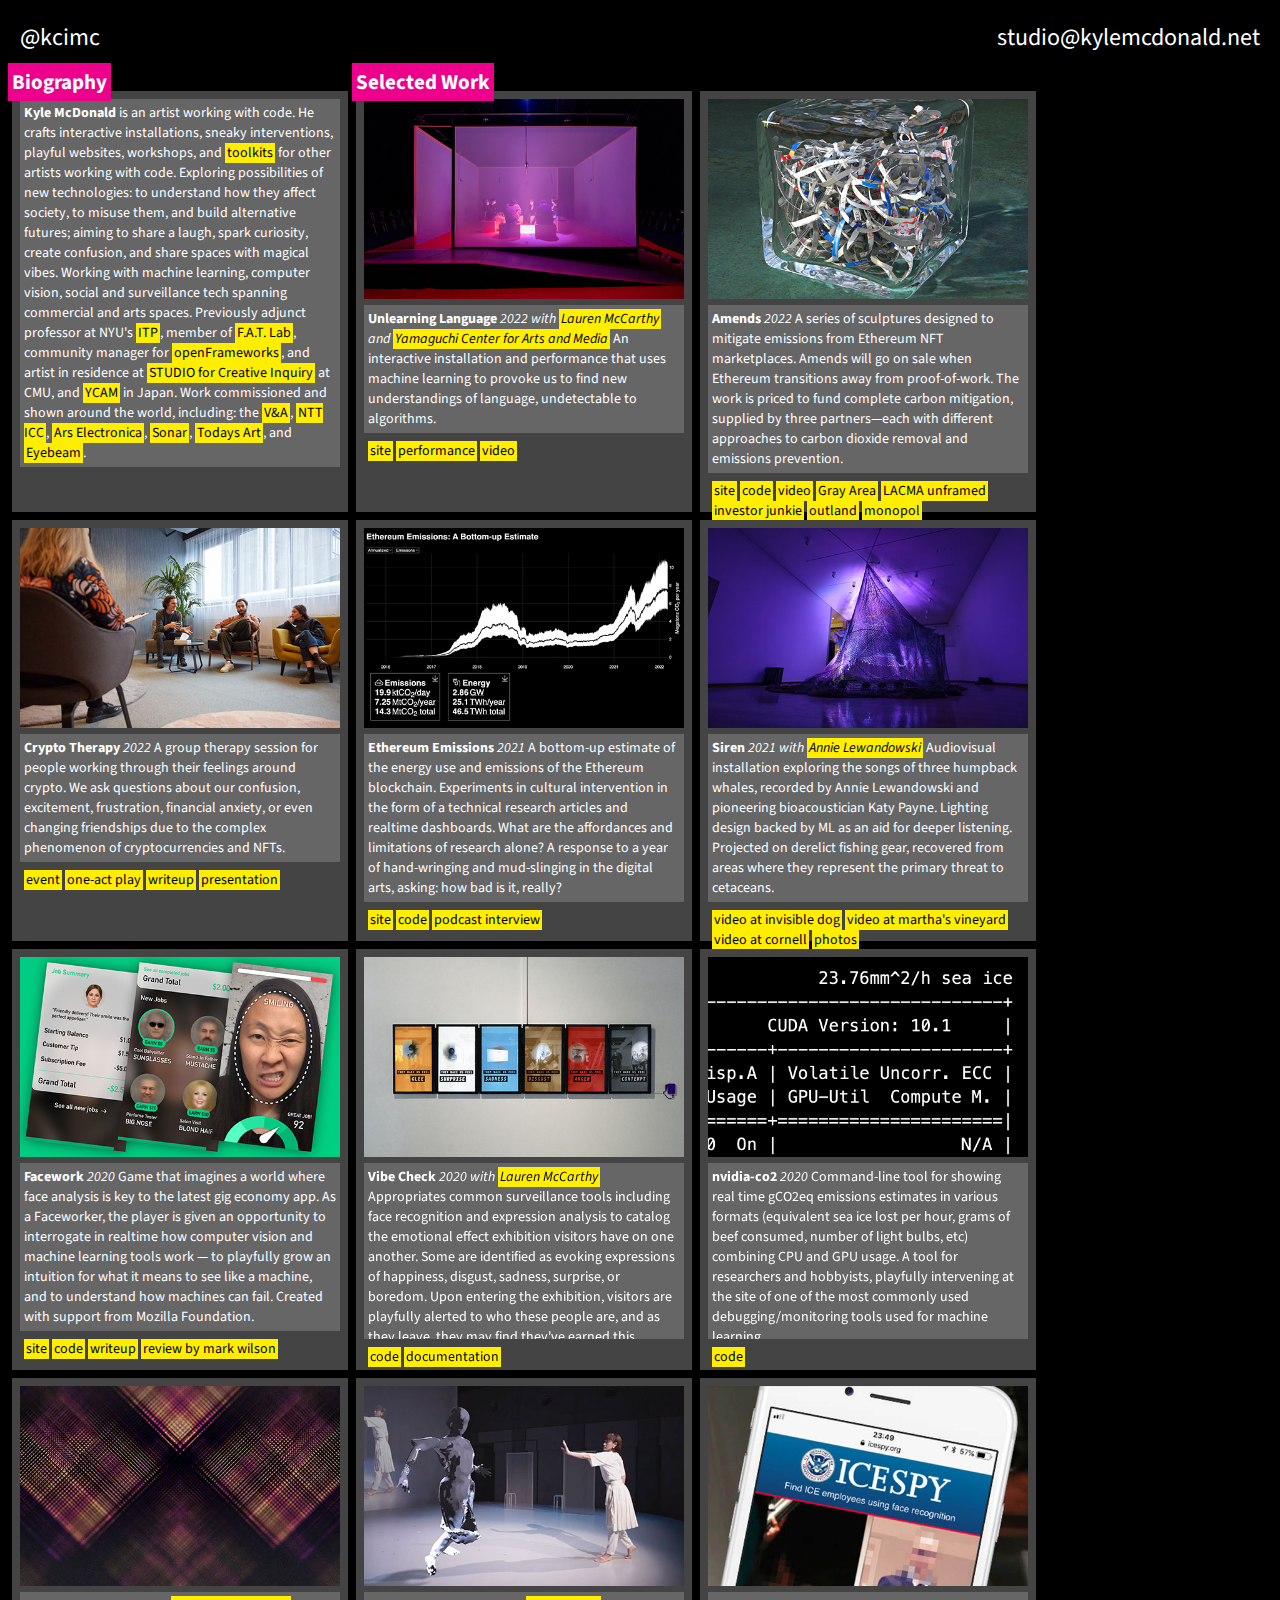
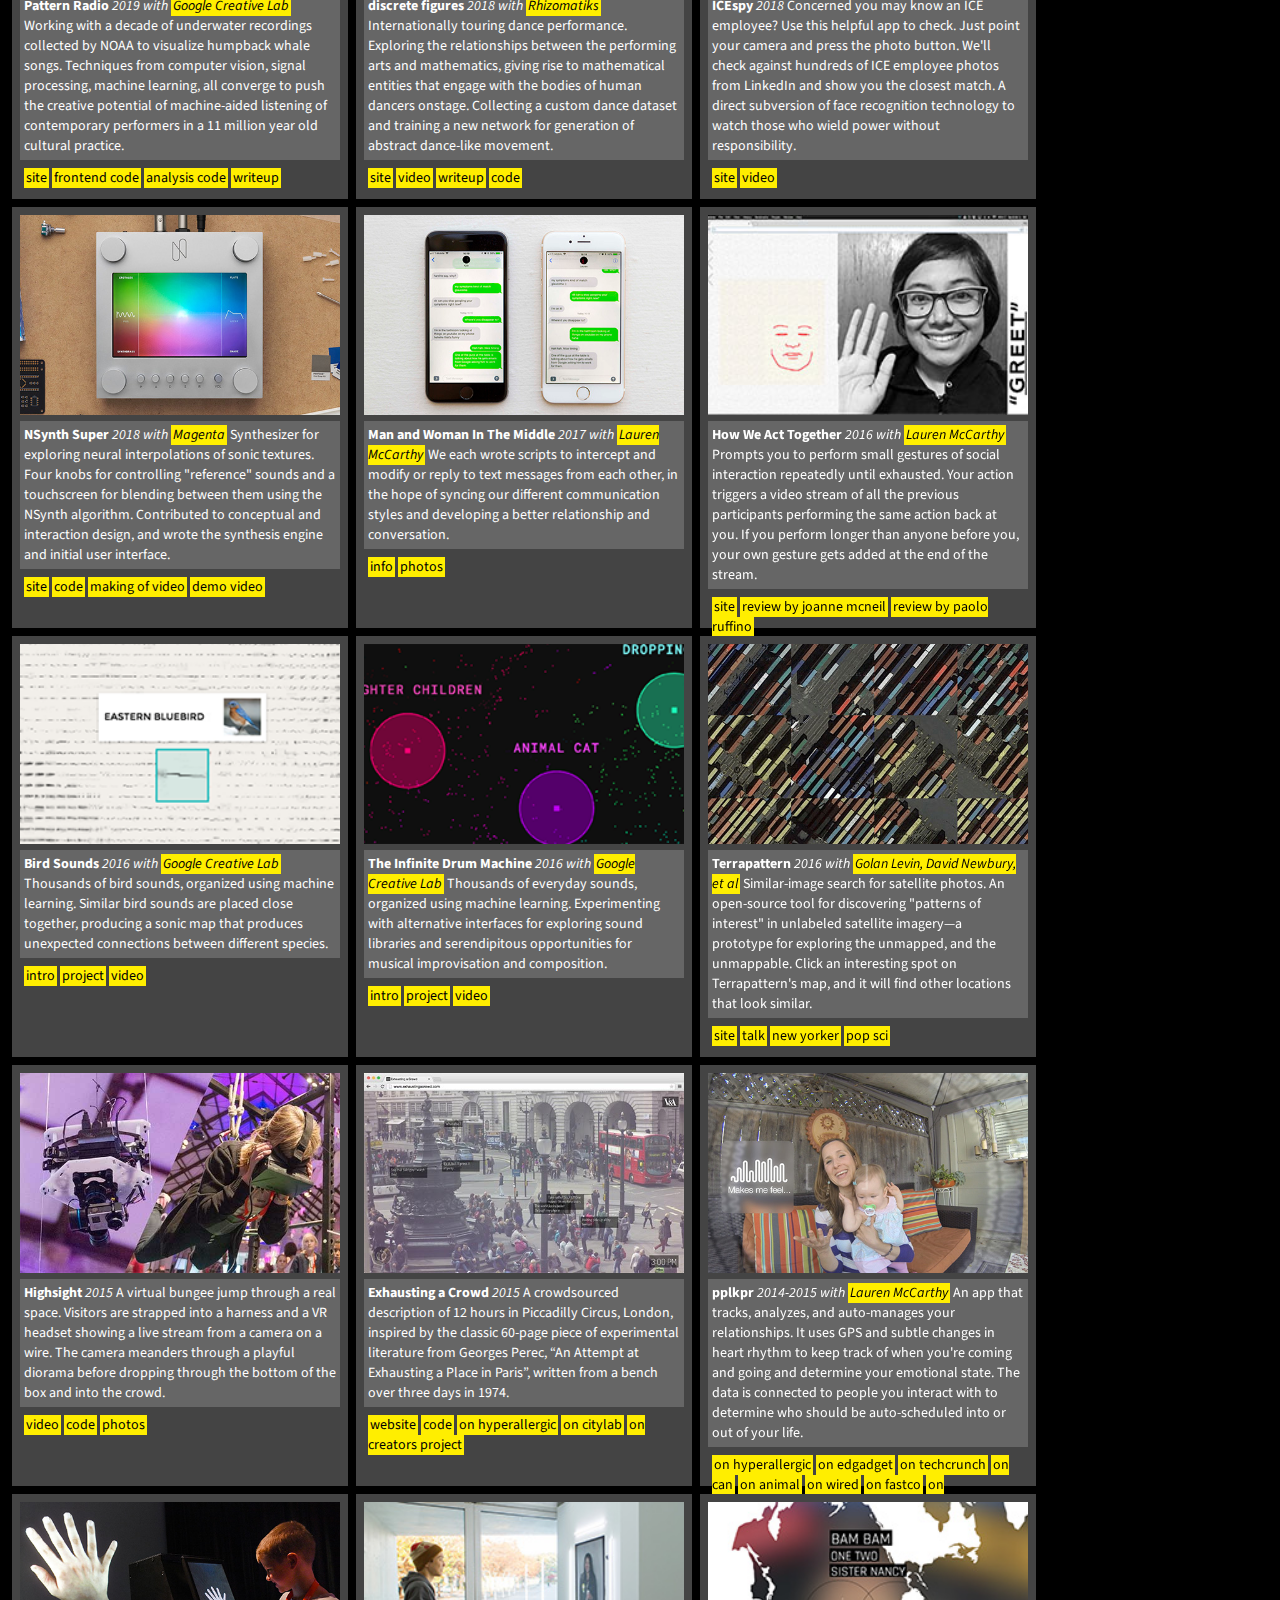
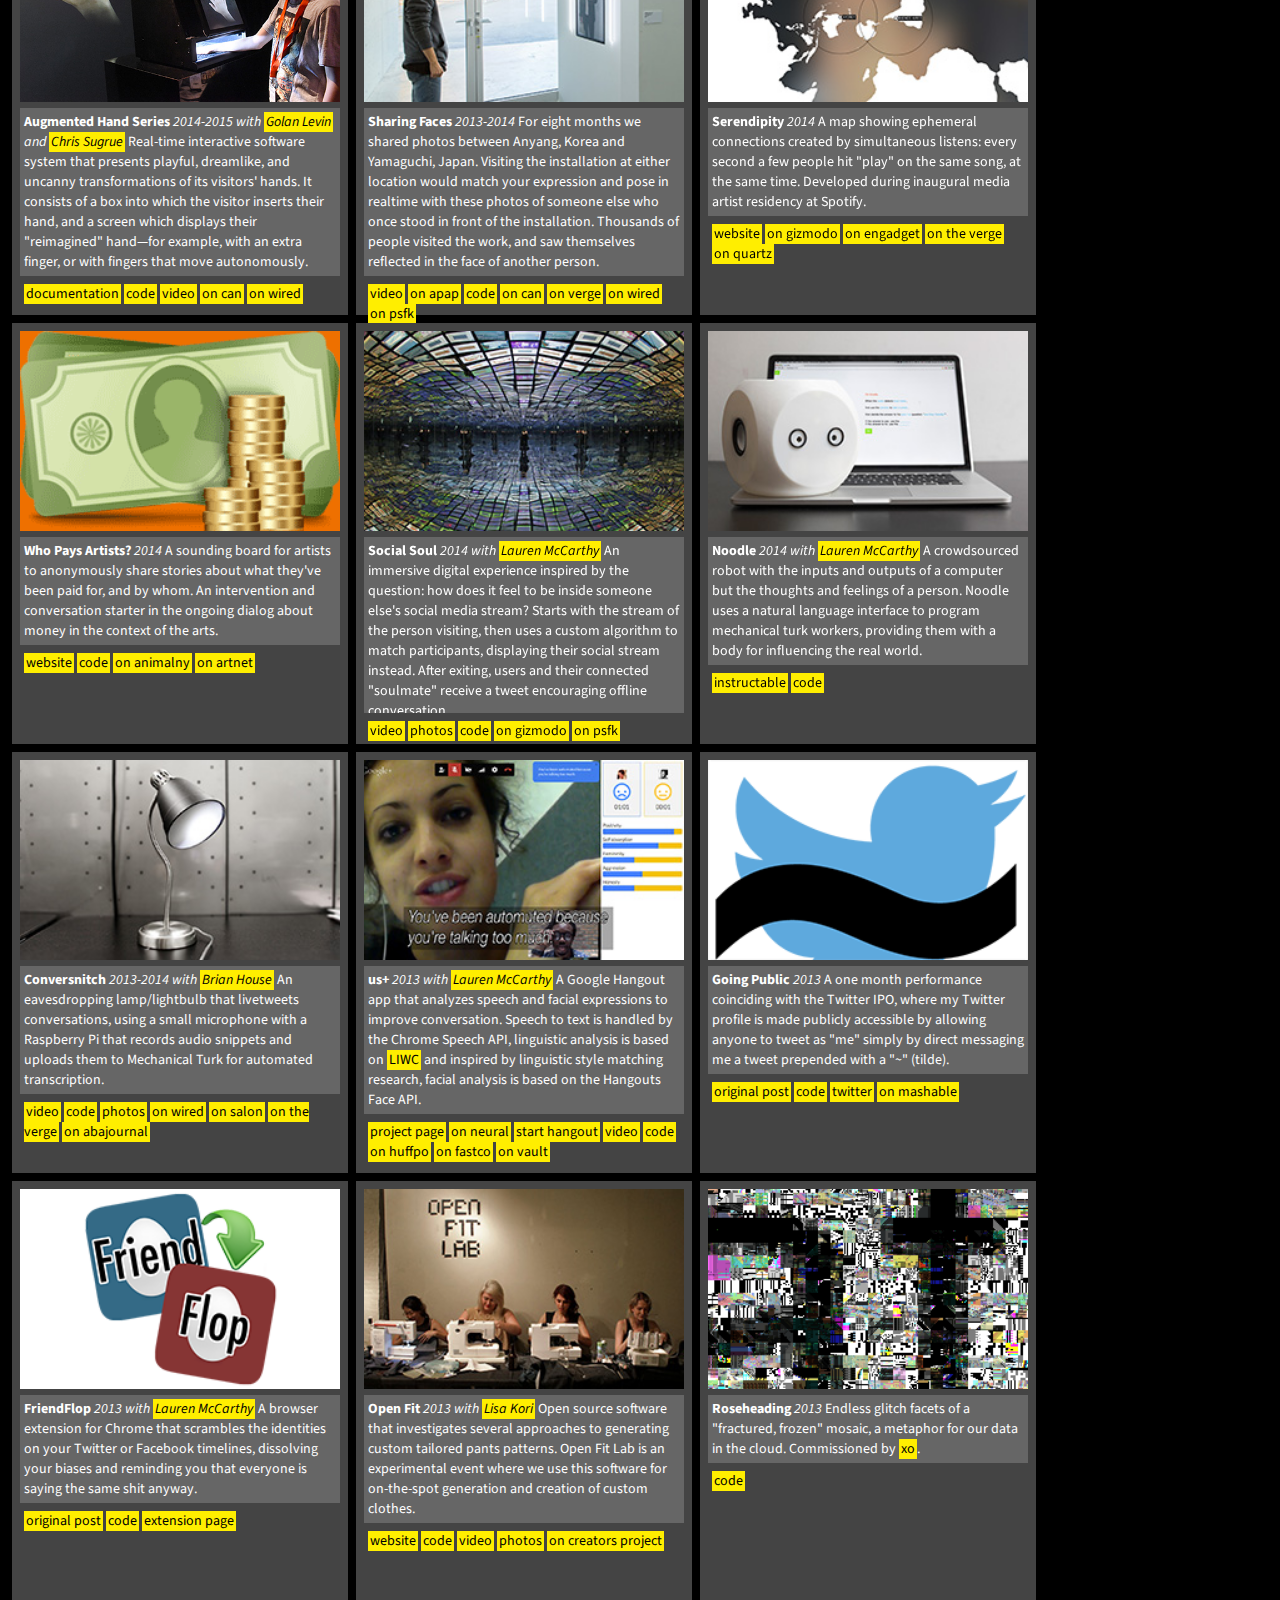
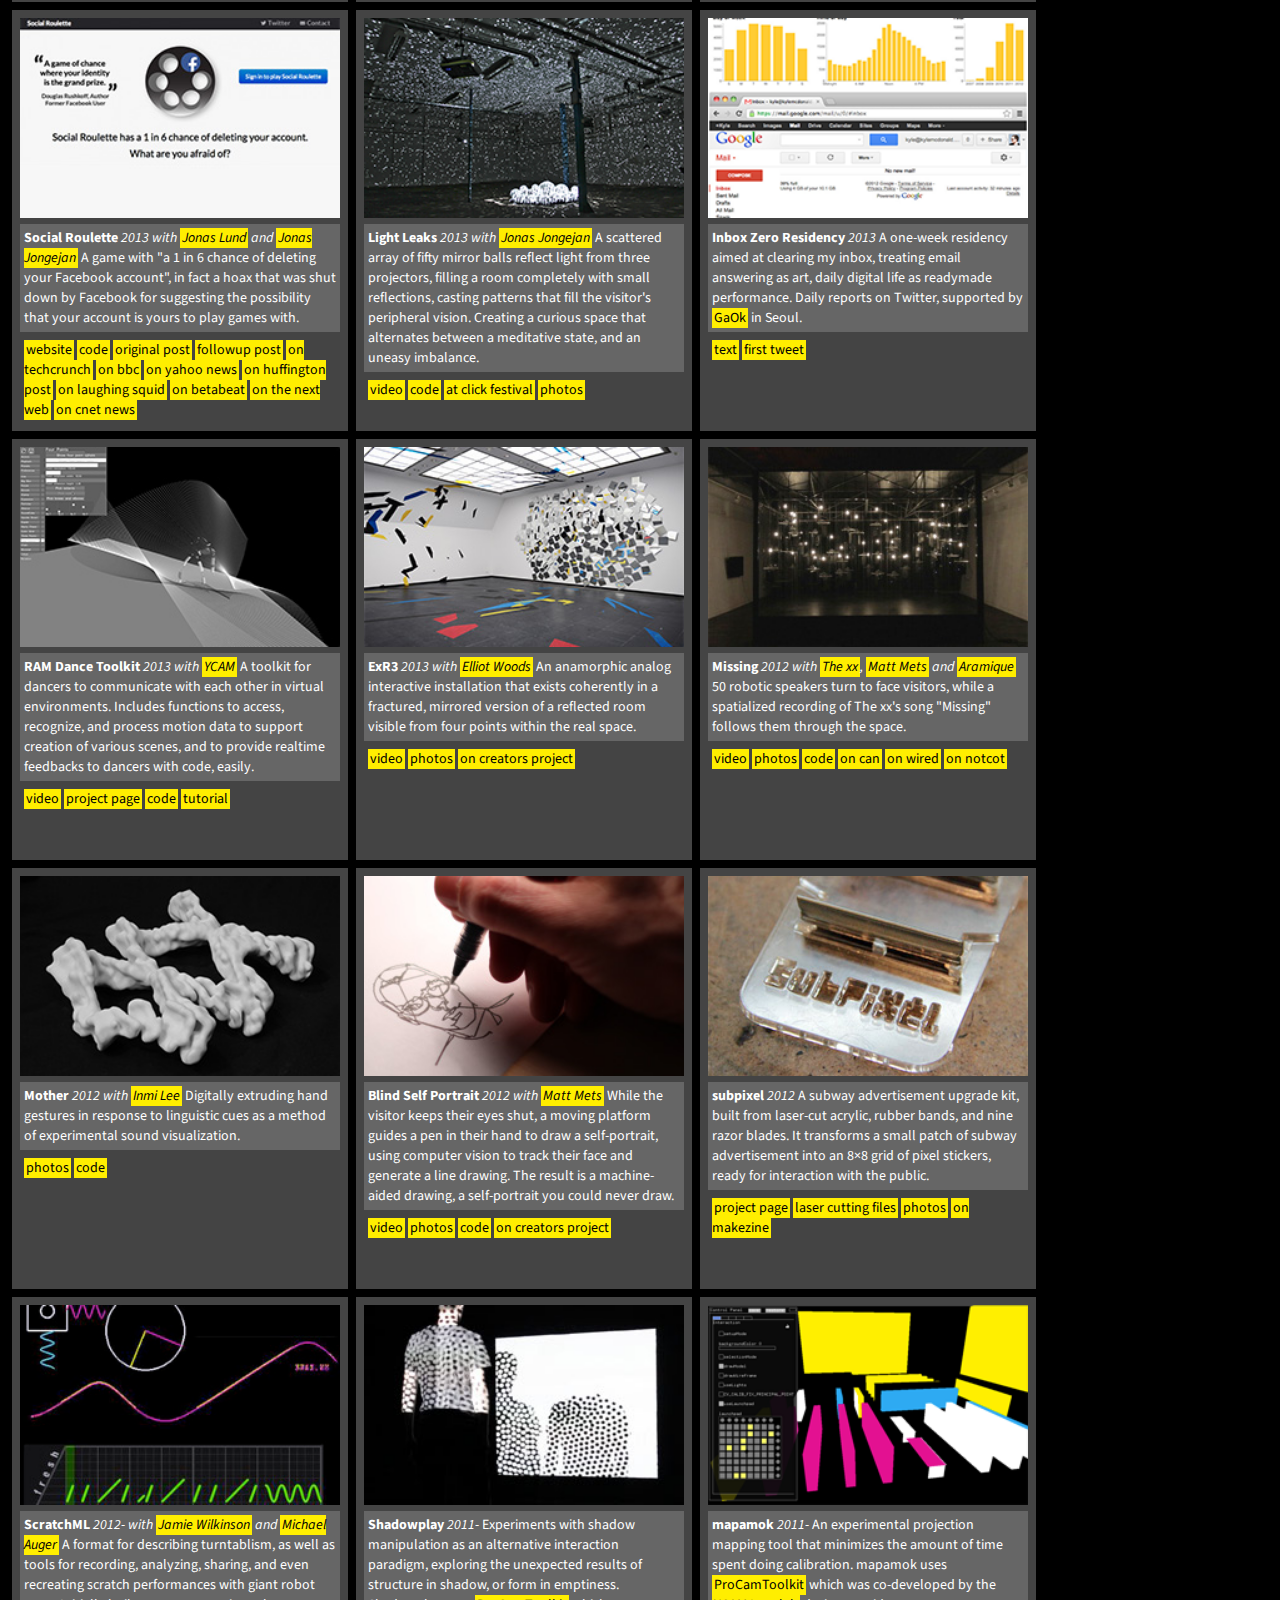
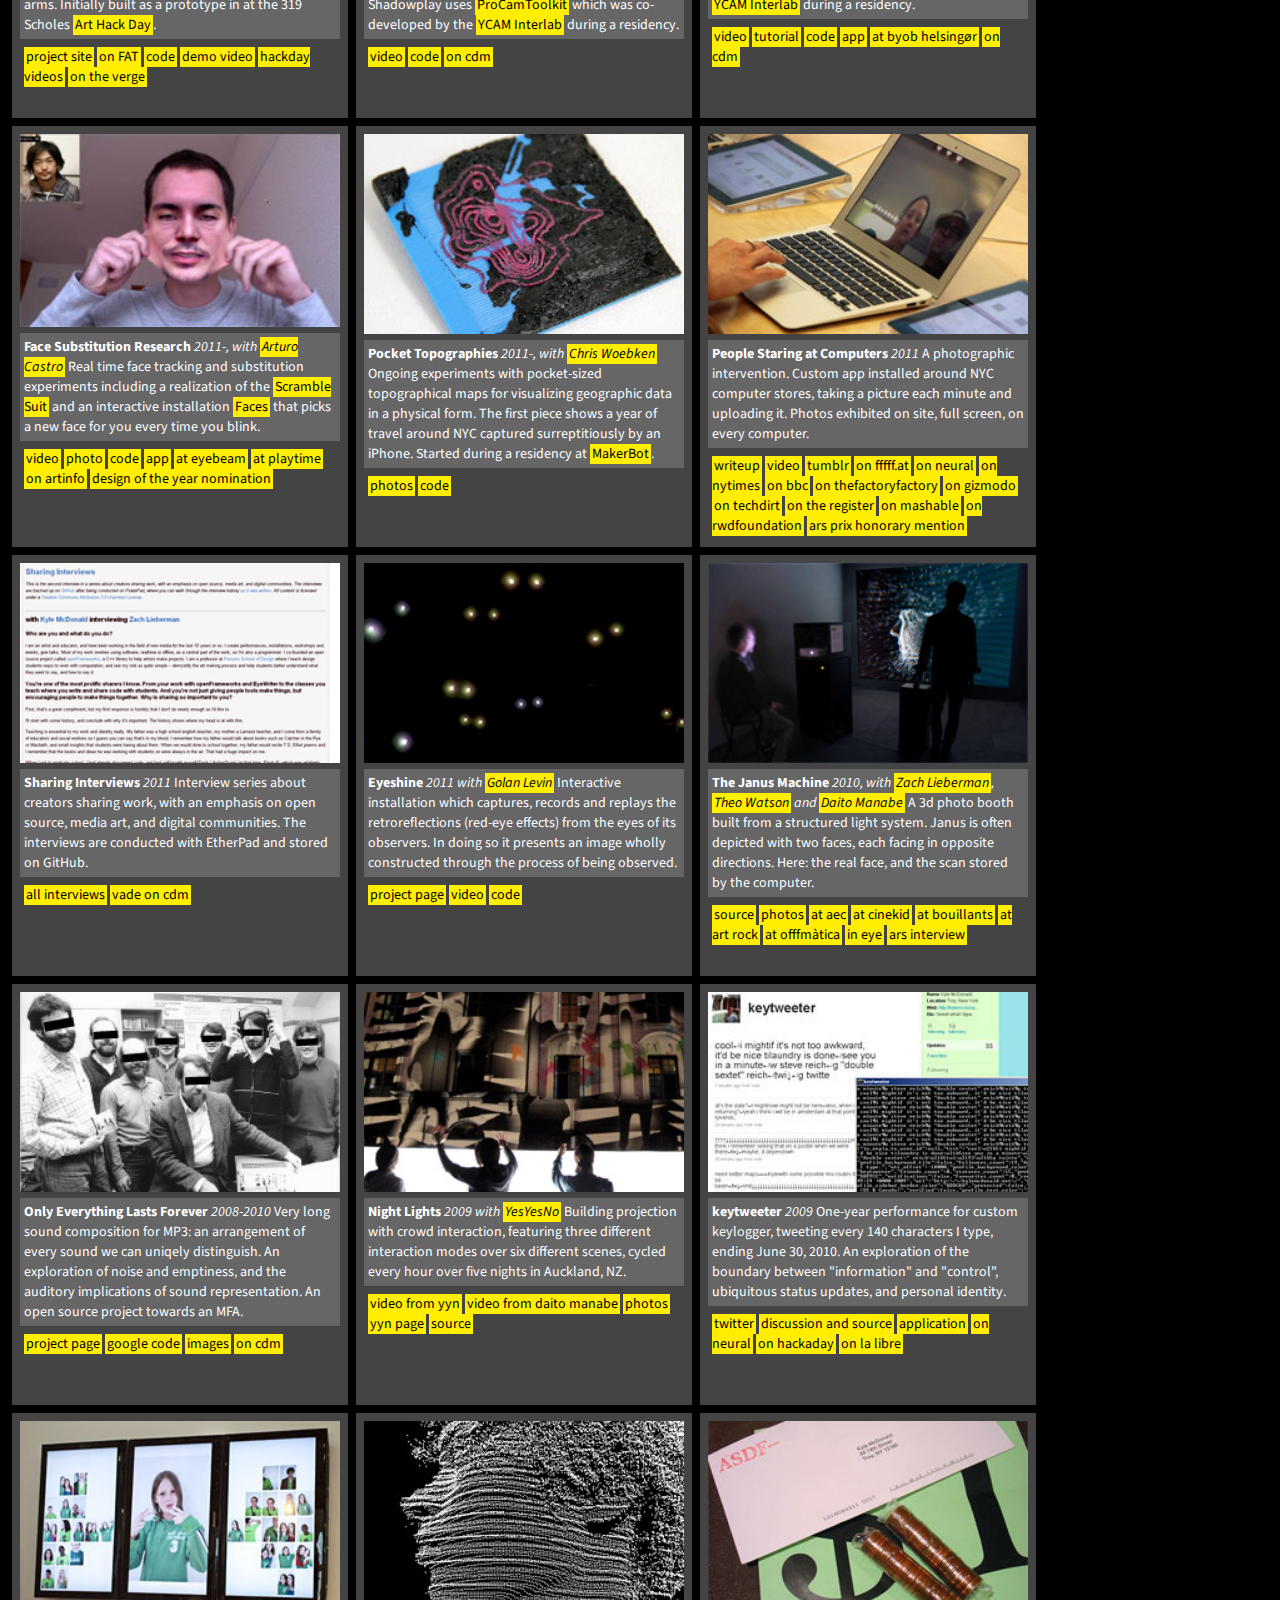
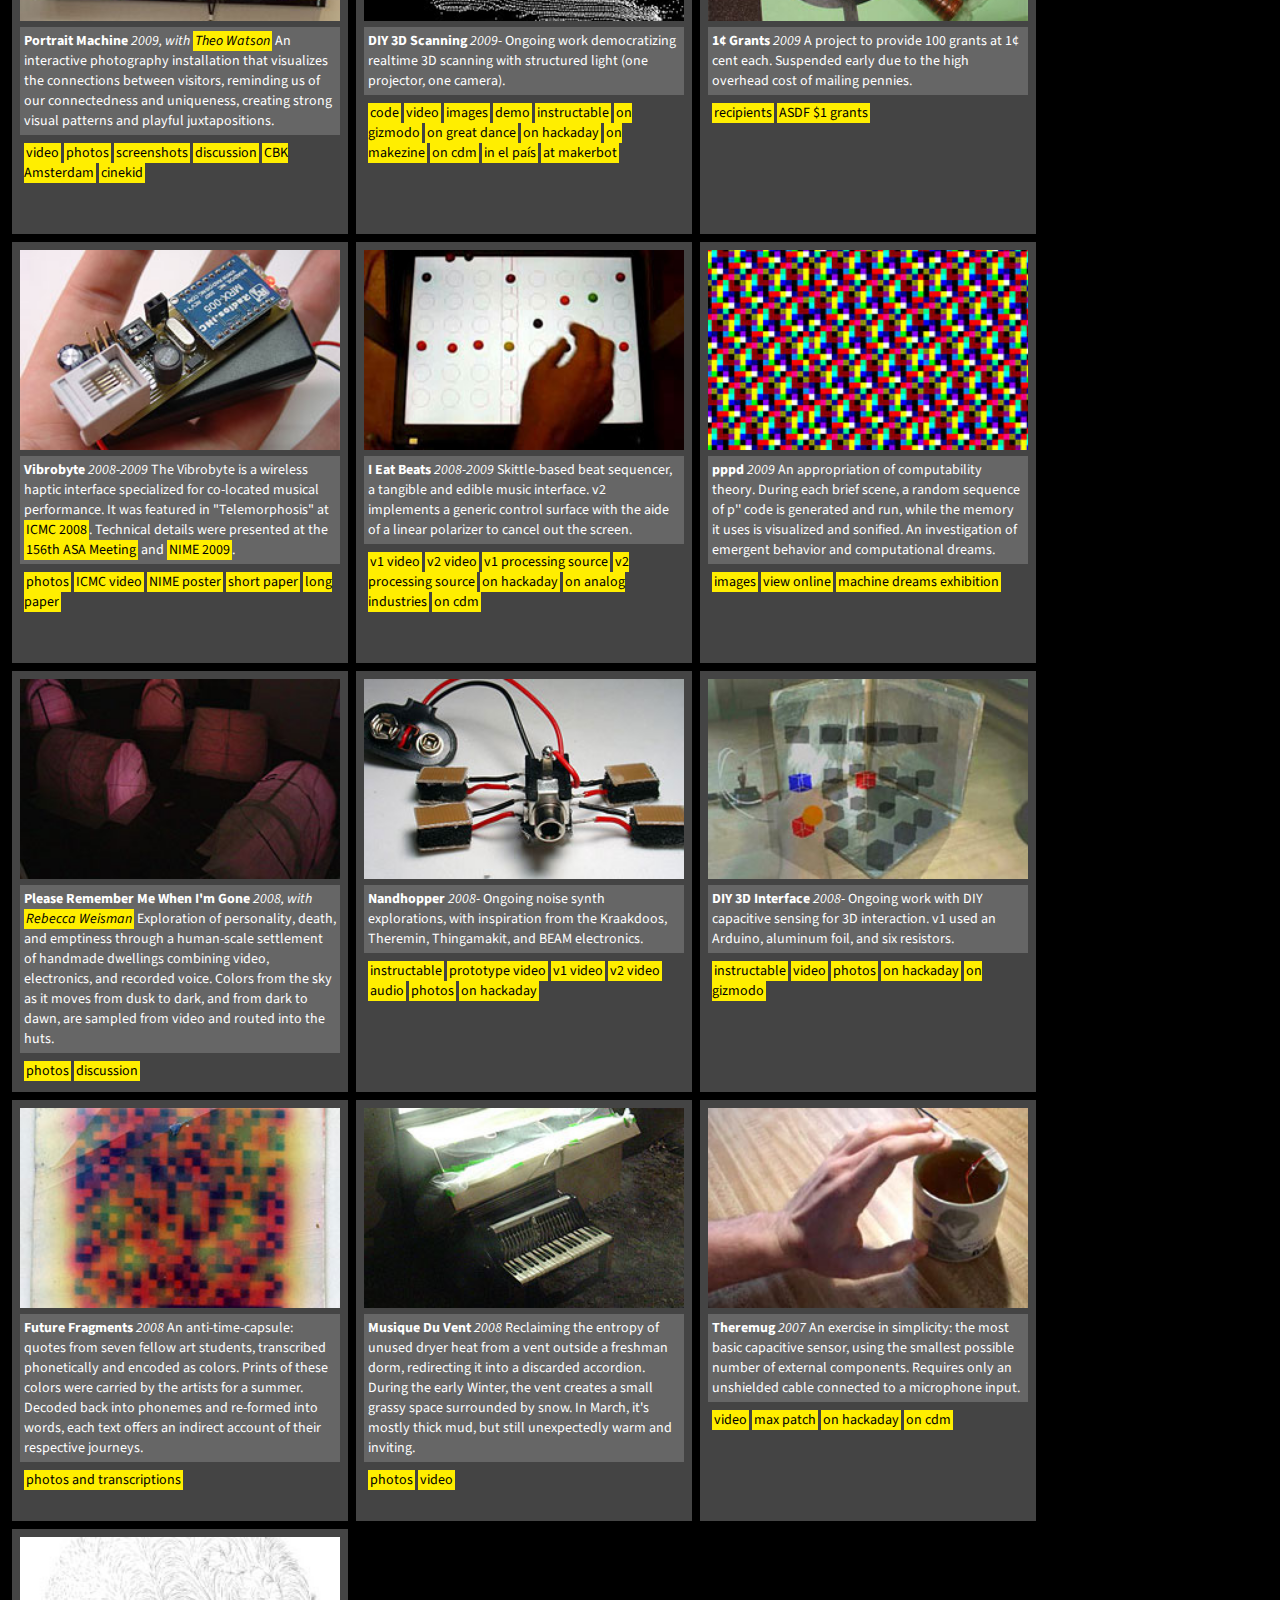
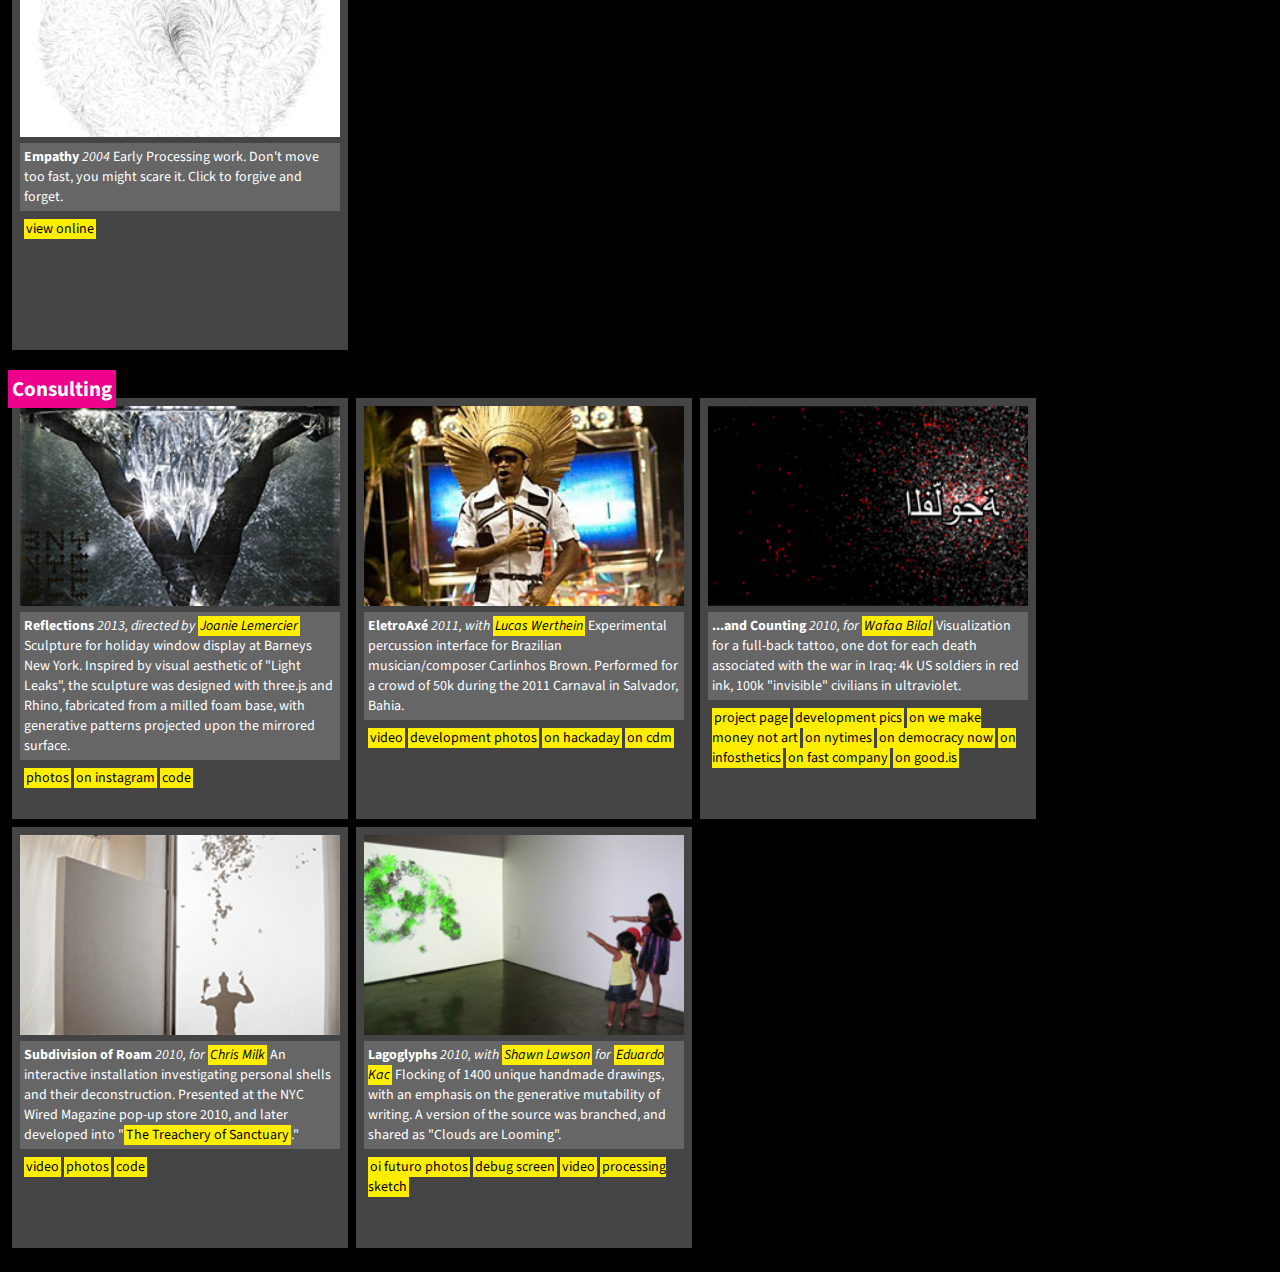
<file: index.html>
<!DOCTYPE HTML PUBLIC "-//W3C//DTD HTML 4.01//EN" "http://www.w3.org/TR/html4/strict.dtd">

<html>

<head>
<title>Kyle McDonald</title>
<meta http-equiv="Content-Type" content="text/html;charset=utf-8">
<meta name="viewport" content="width=device-width, initial-scale=1.0">
<meta name="description" content="Media artist working with code, based in Los Angeles.">
<meta name="google-site-verification" content="lkV83rCz41RSFR8iDF6tUnHLCUDXjprDNCd2FouM3a8" />
<link rel="stylesheet" type="text/css" href="style.css">
</head>

<body>

<h1>Kyle McDonald</h1>

<div>
 <a href="http://twitter.com/kcimc" class="contact" style="float:left">@kcimc</a>
 <a href="mailto:studio@kylemcdonald.net" class="contact" style="float:right">studio@kylemcdonald.net</a>
 <a rel="me" href="https://mastodon.social/@kcimc" style="display:none">Mastodon</a>
</div>

<br style="clear:both"/>

<div class="section">

 <div class="cell project">
  <h2>Biography</h2>
  <div id="bio"><h3>Kyle McDonald</h3> is an artist working with code. He crafts interactive installations, sneaky interventions, playful websites, workshops, and <a href="http://github.com/kylemcdonald/">toolkits</a> for other artists working with code. Exploring possibilities of new technologies: to understand how they affect society, to misuse them, and build alternative futures; aiming to share a laugh, spark curiosity, create confusion, and share spaces with magical vibes. Working with machine learning, computer vision, social and surveillance tech spanning commercial and arts spaces. Previously adjunct professor at NYU's <a href="http://itp.nyu.edu">ITP</a>, member of <a href="http://fffff.at">F.A.T. Lab</a>, community manager for <a href="http://openframeworks.cc">openFrameworks</a>, and artist in residence at <a href="http://studioforcreativeinquiry.org/">STUDIO for Creative Inquiry</a> at CMU, and <a href="http://ycam.jp">YCAM</a> in Japan. Work commissioned and shown around the world, including: the <a href="https://www.vam.ac.uk/">V&A</a>, <a href="http://www.ntticc.or.jp/en/">NTT ICC</a>, <a href="http://www.aec.at/">Ars Electronica</a>, <a href="http://sonar.es">Sonar</a>, <a href="https://todaysart.org/">Todays Art</a>, and <a href="https://www.eyebeam.org/">Eyebeam</a>.</div>
 </div>

<!--
<div class="cell project">
 <a href="$url" name="$shortname"><img src="thumbs/$shortname.jpg" alt="$Full Name"></a>
 <div class="description">
  <h3>$Full Name</h3> <em>$Year</em>
  $Description
 </div>
 <ul>
  <li><a href="$link">$link name</a></li>
 </ul>
</div>
-->

<!--
- transcranial
- face++ https://vimeo.com/32857963
- aether with joanie
- feedrdio
-->

<!-- <h2>Selected Work</h2> -->
 <div class="cell project">
  <h2>Selected Work</h2>
  <a href="https://lauren-mccarthy.com/Unlearning-Language" name="unlearning-language"><img src="thumbs/unlearning-language.jpg" alt="Unlearning Language"></a>
  <div class="description">
   <h3>Unlearning Language</h3> <em>2022 with <a href="https://lauren-mccarthy.com/">Lauren McCarthy</a> and <a href="https://www.ycam.jp/">Yamaguchi Center for Arts and Media</a></em> 
   An interactive installation and performance that uses machine learning to provoke us to find new understandings of language, undetectable to algorithms.
  </div>
  <ul>
   <li><a href="https://lauren-mccarthy.com/Unlearning-Language">site</a></li>
   <li><a href="https://www.ycam.jp/events/2022/unlearning-language/">performance</a></li>
   <li><a href="https://vimeo.com/805350719">video</a></li>
  </ul>
</div>
 
<div class="cell project">
  <a href="https://amends.eco" name="amends"><img src="thumbs/amends.jpg" alt="Amends"></a>
  <div class="description">
   <h3>Amends</h3> <em>2022</em>
   A series of sculptures designed to mitigate emissions from Ethereum NFT marketplaces. Amends will go on sale when Ethereum transitions away from proof-of-work. The work is priced to fund complete carbon mitigation, supplied by three partners—each with different approaches to carbon dioxide removal and emissions prevention.
  </div>
  <ul>
   <li><a href="https://amends.eco">site</a></li>
   <li><a href="https://github.com/kylemcdonald/amends">code</a></li>
   <li><a href="https://videos.theconference.se/kyle-mcdonald-get-together-with">video</a></li>
   <li><a href="https://grayarea.org/press/kyle-mcdonald-amends-gray-area-releases-three-sculptures-by-kyle-mcdonald-on-foundation-opensea-and-rarible-in-project-that-aims-to-mitigate-nft-marketplace-emissions-for-24m/">Gray Area</a></li>
   <li><a href="https://unframed.lacma.org/2022/07/05/nfts-and-museum-blockchain-carbon-emissions-and-mitigation">LACMA unframed</a></li>
   <li><a href="https://moneywise.com/investing/cryptocurrency/exploring-the-uncertain-future-of-nft-sustainability">investor junkie</a></li>
   <li><a href="https://outland.art/kyle-mcdonald-amends/">outland</a></li>
   <li><a href="https://www.monopol-magazin.de/mit-feuer-gegen-feuer-kuenstler-kyle-mcdonald-will-nft-emissionen-mit-nfts-kompensieren">monopol</a></li>
   <li><a href="https://interdependence.fm/episodes/ethereum-energy-numbers-are-in-moral-calculations-and-web-3-critiques-with-kyle-mcdonald">interdependence</a></li>
   <li><a href="https://podcasters.spotify.com/pod/show/digitallyrare/episodes/Emitting-and-Admitting--Amends-for-ETH-e1ki5p9">digitally rare</a></li>
  </ul>
</div>

<div class="cell project">
  <a href="https://strp.nl/program/scenario-17" name="crypto-therapy"><img src="thumbs/crypto-therapy.jpg" alt="Crypto Therapy"></a>
  <div class="description">
   <h3>Crypto Therapy</h3> <em>2022</em>
   A group therapy session for people working through their feelings around crypto. We ask questions about our confusion, excitement, frustration, financial anxiety, or even changing friendships due to the complex phenomenon of cryptocurrencies and NFTs.
  </div>
  <ul>
   <li><a href="https://strp.nl/program/scenario-17">event</a></li>
   <li><a href="https://medium.com/@strp_eindhoven/crypto-therapy-for-mixed-crypto-feelings-7e69ed70165a">one-act play</a></li>
   <li><a href="https://medium.com/@strp_eindhoven/feeling-all-the-feels-while-talking-all-things-crypto-4fef3ca3f33e">writeup</a></li>
   <li><a href="https://vimeo.com/685500037">presentation</a></li>
  </ul>
</div>

<div class="cell project">
  <a href="https://kylemcdonald.github.io/ethereum-emissions" name="ethereum-emissions"><img src="thumbs/ethereum-emissions.jpg" alt="Ethereum Emissions"></a>
  <div class="description">
   <h3>Ethereum Emissions</h3> <em>2021</em>
   A bottom-up estimate of the energy use and emissions of the Ethereum blockchain. Experiments in cultural intervention in the form of a technical research articles and realtime dashboards. What are the affordances and limitations of research alone? A response to a year of hand-wringing and mud-slinging in the digital arts, asking: how bad is it, really?
  </div>
  <ul>
   <li><a href="https://kylemcdonald.github.io/ethereum-emissions">site</a></li>
   <li><a href="https://github.com/kylemcdonald/ethereum-emissions/">code</a></li>
   <li><a href="https://interdependence.fm/episodes/ethereum-energy-numbers-are-in-moral-calculations-and-web-3-critiques-with-kyle-mcdonald">podcast interview</a></li>
  </ul>
</div>

<div class="cell project">
  <a href="https://www.youtube.com/watch?v=hWAzRpmhvhc" name="siren"><img src="thumbs/siren.jpg" alt="Siren"></a>
  <div class="description">
   <h3>Siren</h3> <em>2021 with <a href="http://annielewandowski.com/">Annie Lewandowski</a></em>
   Audiovisual installation exploring the songs of three humpback whales, recorded by Annie Lewandowski and pioneering bioacoustician Katy Payne. Lighting design backed by ML as an aid for deeper listening. Projected on derelict fishing gear, recovered from areas where they represent the primary threat to cetaceans.
  </div>
  <ul>
   <li><a href="https://www.youtube.com/watch?v=hWAzRpmhvhc">video at invisible dog</a></li>
   <li><a href="https://www.youtube.com/watch?v=-SpLUaTxShg">video at martha's vineyard</a></li>
   <li><a href="https://www.youtube.com/watch?v=xk0RS7N4JhY">video at cornell</a></li>
   <li><a href="https://www.flickr.com/photos/kylemcdonald/albums/72157719705816448">photos</a></li>
  </ul>
</div>

<div class="cell project">
  <a href="https://facework.app" name="facework"><img src="thumbs/facework.jpg" alt="Facework"></a>
  <div class="description">
   <h3>Facework</h3> <em>2020</em>
   Game that imagines a world where face analysis is key to the latest gig economy app. As a Faceworker, the player is given an opportunity to interrogate in realtime how computer vision and machine learning tools work — to playfully grow an intuition for what it means to see like a machine, and to understand how machines can fail. Created with support from Mozilla Foundation.
  </div>
  <ul>
   <li><a href="https://facework.app">site</a></li>
   <li><a href="https://github.com/kylemcdonald/facework">code</a></li>
   <li><a href="https://kcimc.medium.com/working-with-faces-e63a86391a93">writeup</a></li>
   <li><a href="https://www.fastcompany.com/90581252/can-you-trick-this-ai-into-making-money-with-your-face">review by mark wilson</a></li>
  </ul>
</div>

<div class="cell project">
  <a href="https://lauren-mccarthy.com/Vibe-Check" name="vibecheck"><img src="thumbs/vibecheck.jpg" alt="Vibe Check"></a>
  <div class="description">
   <h3>Vibe Check</h3> <em>2020 with <a href="https://lauren-mccarthy.com/">Lauren McCarthy</a></em>
   Appropriates common surveillance tools including face recognition and expression analysis to catalog the emotional effect exhibition visitors have on one another. Some are identified as evoking expressions of happiness, disgust, sadness, surprise, or boredom. Upon entering the exhibition, visitors are playfully alerted to who these people are, and as they leave, they may find they've earned this distinction themselves.
   </div>
  <ul>
   <li><a href="https://github.com/lmccart/vibe-check">code</a></li>
   <li><a href="https://lauren-mccarthy.com/Vibe-Check">documentation</a></li>
  </ul>
</div>

 <div class="cell project">
  <a href="https://github.com/kylemcdonald/nvidia-co2" name="nvidiaco2"><img src="thumbs/nvidiaco2.png" alt="nvidia-co2"></a>
  <div class="description">
   <h3>nvidia-co2</h3> <em>2020</em>
  Command-line tool for showing real time gCO2eq emissions estimates in various formats (equivalent sea ice lost per hour, grams of beef consumed, number of light bulbs, etc) combining CPU and GPU usage. A tool for researchers and hobbyists, playfully intervening at the site of one of the most commonly used debugging/monitoring tools used for machine learning.
  </div>
  <ul>
   <li><a href="https://github.com/kylemcdonald/nvidia-co2">code</a></li>
  </ul>
</div>

<div class="cell project">
  <a href="https://patternradio.withgoogle.com/" name="patternradio"><img src="thumbs/patternradio.jpg" alt="Pattern Radio"></a>
  <div class="description">
   <h3>Pattern Radio</h3> <em>2019 with <a href="https://github.com/googlecreativelab">Google Creative Lab</a></em>
   Working with a decade of underwater recordings collected by NOAA to visualize humpback whale songs. Techniques from computer vision, signal processing, machine learning, all converge to push the creative potential of machine-aided listening of contemporary performers in a 11 million year old cultural practice.
   </div>
  <ul>
   <li><a href="https://nsynthsuper.withgoogle.com/">site</a></li>
   <li><a href="https://github.com/googlecreativelab/pattern-radio">frontend code</a></li>
   <li><a href="https://github.com/kylemcdonald/AudioNotebooks">analysis code</a></li>
   <li><a href="https://medium.com/@kcimc/data-of-the-humpback-whale-9ef09c5920cd">writeup</a></li>
  </ul>
</div>

<div class="cell project">
  <a href="https://research.rhizomatiks.com/s/works/discrete_figures/en/" name="discretefigures"><img src="thumbs/discretefigures.jpg" alt="discrete figures"></a>
  <div class="description">
   <h3>discrete figures</h3> <em>2018 with <a href="https://research.rhizomatiks.com">Rhizomatiks</a></em>
   Internationally touring dance performance. Exploring the relationships between the performing arts and mathematics, giving rise to mathematical entities that engage with the bodies of human dancers onstage. Collecting a custom dance dataset and training a new network for generation of abstract dance-like movement.
   </div>
  <ul>
   <li><a href="https://research.rhizomatiks.com/s/works/discrete_figures/en/">site</a></li>
   <li><a href="https://www.youtube.com/watch?v=hauXQQhwbgM">video</a></li>
   <li><a href="https://medium.com/@kcimc/discrete-figures-7d9e9c275c47">writeup</a></li>
   <li><a href="https://github.com/pkmital/dance2dance">code</a></li>
  </ul>
</div>

<div class="cell project">
  <a href="https://icespy.org/" name="ICEspy"><img src="thumbs/icespy.jpg" alt="ICEspy"></a>
  <div class="description">
   <h3>ICEspy</h3> <em>2018</em>
   Concerned you may know an ICE employee? Use this helpful app to check. Just point your camera and press the photo button. We'll check against hundreds of ICE employee photos from LinkedIn and show you the closest match. A direct subversion of face recognition technology to watch those who wield power without responsibility.   
   </div>
  <ul>
   <li><a href="https://icespy.org/">site</a></li>
   <li><a href="https://vimeo.com/300616516">video</a></li>
  </ul>
</div>

<div class="cell project">
 <a href="https://nsynthsuper.withgoogle.com/" name="nsynth"><img src="thumbs/nsynth.jpg" alt="NSynth Super"></a>
 <div class="description">
  <h3>NSynth Super</h3> <em>2018 with <a href="https://magenta.tensorflow.org/">Magenta</a></em>
   Synthesizer for exploring neural interpolations of sonic textures. Four knobs for controlling "reference" sounds and a touchscreen for blending between them using the NSynth algorithm. Contributed to conceptual and interaction design, and wrote the synthesis engine and initial user interface.
  </div>
 <ul>
  <li><a href="https://nsynthsuper.withgoogle.com/">site</a></li>
  <li><a href="https://github.com/googlecreativelab/open-nsynth-super">code</a></li>
  <li><a href="https://www.youtube.com/watch?v=iTXU9Z0NYoU">making of video</a></li>
  <li><a href="https://www.youtube.com/watch?v=0fjopD87pyw">demo video</a></li>
 </ul>
</div>

<div class="cell project">
 <a href="https://lauren-mccarthy.com/MWITM-Man-Woman-In-The-Middle" name="mwitm"><img src="thumbs/mwitm.jpg" alt="Man / Woman In The Middle"></a>
 <div class="description">
  <h3>Man and Woman In The Middle</h3> <em>2017 with <a href="https://lauren-mccarthy.com/">Lauren McCarthy</a></em>
   We each wrote scripts to intercept and modify or reply to text messages from each other, in the hope of syncing our different communication styles and developing a better relationship and conversation.
  </div>
 <ul>
  <li><a href="https://lauren-mccarthy.com/MWITM-Man-Woman-In-The-Middle">info</a></li>
  <li><a href="https://www.flickr.com/photos/kylemcdonald/albums/72157689350044194">photos</a></li>
 </ul>
</div>

<div class="cell project">
 <a href="https://hwat.schirn.de/" name="hwat"><img src="thumbs/hwat.jpg" alt="hwat"></a>
 <div class="description">
  <h3>How We Act Together</h3> <em>2016 with <a href="https://lauren-mccarthy.com/">Lauren McCarthy</a></em>
   Prompts you to perform small gestures of social interaction repeatedly until exhausted. Your action triggers a video stream of all the previous participants performing the same action back at you. If you perform longer than anyone before you, your own gesture gets added at the end of the stream.
  </div>
 <ul>
  <li><a href="https://hwat.schirn.de/">site</a></li>
  <li><a href="http://www.schirn.de/en/magazine/context/joanne_mcneil_how_we_act_together_mccarthy_mcdonald/">review by joanne mcneil</a></li>
  <li><a href="http://www.schirn.de/en/magazine/context/paolo_ruffino_how_we_act_together_mccarthy_mcdonald/">review by paolo ruffino</a></li>
 </ul>
</div>

<div class="cell project">
 <a href="https://aiexperiments.withgoogle.com/bird-sounds" name="bird-sounds"><img src="thumbs/bird-sounds.png" alt="bird-sounds"></a>
 <div class="description">
  <h3>Bird Sounds</h3> <em>2016 with <a href="https://github.com/googlecreativelab">Google Creative Lab</a></em>
   Thousands of bird sounds, organized using machine learning. Similar bird sounds are placed close together, producing a sonic map that produces unexpected connections between different species.
  </div>
 <ul>
  <li><a href="https://aiexperiments.withgoogle.com/bird-sounds">intro</a></li>
  <li><a href="https://aiexperiments.withgoogle.com/bird-sounds/view/">project</a></li>
  <li><a href="https://www.youtube.com/watch?v=31PWjb7Do1s">video</a></li>
 </ul>
</div>

<div class="cell project">
 <a href="https://aiexperiments.withgoogle.com/drum-machine" name="drum-machine"><img src="thumbs/drum-machine.png" alt="drum-machine"></a>
 <div class="description">
  <h3>The Infinite Drum Machine</h3> <em>2016 with <a href="https://github.com/googlecreativelab">Google Creative Lab</a></em>
   Thousands of everyday sounds, organized using machine learning. Experimenting with alternative interfaces for exploring sound libraries and serendipitous opportunities for musical improvisation and composition.
  </div>
 <ul>
  <li><a href="https://aiexperiments.withgoogle.com/drum-machine">intro</a></li>
  <li><a href="https://aiexperiments.withgoogle.com/drum-machine/view/">project</a></li>
  <li><a href="https://www.youtube.com/watch?v=9x-_My5yjQY">video</a></li>
 </ul>
</div>

<div class="cell project">
 <a href="http://terrapattern.com/" name="terrapattern"><img src="thumbs/terrapattern.jpg" alt="terrapattern"></a>
 <div class="description">
  <h3>Terrapattern</h3> <em>2016 with <a href="http://www.terrapattern.com/team">Golan Levin, David Newbury, et al</a></em>
   Similar-image search for satellite photos. An open-source tool for discovering "patterns of interest" in unlabeled satellite imagery—a prototype for exploring the unmapped, and the unmappable. Click an interesting spot on Terrapattern's map, and it will find other locations that look similar.
  </div>
 <ul>
  <li><a href="http://terrapattern.com/">site</a></li>
  <li><a href="http://livestream.com/internetsociety/alt-ai/videos/123605631">talk</a></li>
  <li><a href="http://www.newyorker.com/tech/elements/meet-terrapattern-google-earths-missing-search-engine">new yorker</a></li>
  <li><a href="http://www.popsci.com/you-can-now-search-google-maps-by-matching-similar-landscapes">pop sci</a></li>
 </ul>
</div>

<div class="cell project">
 <a href="https://vimeo.com/144061990" name="highsight"><img src="thumbs/highsight.jpg" alt="highsight"></a>
 <div class="description">
  <h3>Highsight</h3> <em>2015</em>
   A virtual bungee jump through a real space. Visitors are strapped into a harness and a VR headset showing a live stream from a camera on a wire. The camera meanders through a playful diorama before dropping through the bottom of the box and into the crowd.
  </div>
 <ul>
  <li><a href="https://vimeo.com/144061990">video</a></li>
  <li><a href="https://github.com/kylemcdonald/Highsight">code</a></li>
  <li><a href="https://www.flickr.com/photos/kylemcdonald/albums/72157650807683953">photos</a></li>
 </ul>
</div>

<div class="cell project">
 <a href="http://www.exhaustingacrowd.com/" name="exhausting"><img src="thumbs/exhausting.jpg" alt="exhausting"></a>
 <div class="description">
  <h3>Exhausting a Crowd</h3> <em>2015</em>
  A crowdsourced description of 12 hours in Piccadilly Circus, London, inspired by the classic 60-page piece of experimental literature from Georges Perec, “An Attempt at Exhausting a Place in Paris”, written from a bench over three days in 1974.
  </div>
 <ul>
  <li><a href="https://www.exhaustingacrowd.com/">website</a></li>
  <li><a href="https://github.com/kylemcdonald/ExhaustingACrowd">code</a></li>
  <li><a href="http://hyperallergic.com/211950/an-addictive-experiment-in-annotating-footage-from-a-london-street/">on hyperallergic</a></li>
  <li><a href="http://www.citylab.com/design/2015/06/caption-the-lives-of-these-unwitting-london-pedestrians/395018/">on citylab</a></li>
  <li><a href="http://thecreatorsproject.vice.com/en_au/blog/watch-12-hours-of-londons-piccadilly-circus-in-crowdsourced-surveillance-art">on creators project</a></li>
 </ul>
</div>

<div class="cell project">
 <a href="http://pplkpr.com/" name="pplkpr"><img src="thumbs/pplkpr.jpg" alt="pplkpr"></a>
 <div class="description">
  <h3>pplkpr</h3> <em>2014-2015 with <a href="https://lauren-mccarthy.com/">Lauren McCarthy</a></em>
  An app that tracks, analyzes, and auto-manages your relationships. It uses GPS and subtle changes in heart rhythm to keep track of when you're coming and going and  determine your emotional state. The data is connected to people you interact with to determine who should be auto-scheduled into or out of your life.
  </div>
 <ul>
  <li><a href="http://hyperallergic.com/177726/new-app-lets-users-outsource-their-relationships/">on hyperallergic</a></li>
  <li><a href="http://www.engadget.com/2015/01/20/peoplekeeper-app-launch">on edgadget</a></li>
  <li><a href="http://techcrunch.com/2015/01/19/pplkpr/">on techcrunch</a></li>
  <li><a href="http://www.creativeapplications.net/i-os/pplkpr-app-to-analyze-manage-and-optimize-your-social-life/">on can</a></li>
  <li><a href="http://animalnewyork.com/2015/death-tinder-artists-build-dating-app-monitors-irl-interaction-matches/">on animal</a></li>
  <li><a href="http://www.wired.com/2015/01/hard-time-human-app-manages-friendships/">on wired</a></li>
  <li><a href="http://www.fastcodesign.com/3041326/this-app-wants-to-control-your-social-life">on fastco</a></li>
  <li><a href="http://www.independent.co.uk/life-style/gadgets-and-tech/features/pplkpr-if-real-friendship-makes-your-heart-beat-faster-this-absurdlynamed-app-isnt-for-you-10009467.html">on independent</a></li>
  <li><a href="http://fortune.com/2015/07/09/friends-app/">on forture</a></li>
  <li><a href="http://www.cnbc.com/2015/07/09/this-app-knows-who-stresses-you-out-the-most.html">on cnbc</a></li>
 </ul>
</div>

<div class="cell project">
 <a href="http://www.flong.com/projects/augmented-hand-series/" name="hands"><img src="thumbs/hands.jpg" alt="Augmented Hand Series"></a>
 <div class="description">
  <h3>Augmented Hand Series</h3> <em>2014-2015 with <a href="http://www.flong.com/">Golan Levin</a> and <a href="http://csugrue.com/">Chris Sugrue</a></em>
  Real-time interactive software system that presents playful, dreamlike, and uncanny transformations of its visitors' hands. It consists of a box into which the visitor inserts their hand, and a screen which displays their "reimagined" hand—for example, with an extra finger, or with fingers that move autonomously.  
  </div>
 <ul>
  <li><a href="http://www.flong.com/projects/augmented-hand-series/">documentation</a></li>
  <li><a href="https://github.com/CreativeInquiry/digital_art_2014">code</a></li>
  <li><a href="https://vimeo.com/111951283">video</a></li>
  <li><a href="http://www.creativeapplications.net/openframeworks/the-augmented-hand-series/">on can</a></li>
  <li><a href="http://www.wired.com/2015/01/watch-code-warp-peoples-hands-trippy-visuals/">on wired</a></li>
 </ul>
</div>

<div class="cell project">
 <a href="https://vimeo.com/96549043" name="sharingfaces"><img src="thumbs/sharingfaces.jpg" alt="Sharing Faces"></a>
 <div class="description">
  <h3>Sharing Faces</h3> <em>2013-2014</em>
  For eight months we shared photos between Anyang, Korea and Yamaguchi, Japan. Visiting the installation at either location would match your expression and pose in realtime with these photos of someone else who once stood in front of the installation. Thousands of people visited the work, and saw themselves reflected in the face of another person.
  </div>
 <ul>
  <li><a href="https://vimeo.com/96549043">video</a></li>
  <li><a href="http://apap.or.kr/sharing_faces">on apap</a></li>
  <li><a href="http://github.com/kylemcdonald/sharingfaces">code</a></li>
  <li><a href="http://www.creativeapplications.net/openframeworks/sharing-faces-seeing-yourself-reflected-in-the-image-of-others/">on can</a></li>
  <li><a href="http://www.theverge.com/2014/8/28/6077967/artist-kyle-mcdonald-builds-a-video-mirror-with-a-thousand-faces">on verge</a></li>
  <li><a href="http://www.wired.com/2014/09/mcdonald-digital-mirror/">on wired</a></li>
  <li><a href="http://www.psfk.com/2014/11/sharing-faces-mirror-art-computer-science.html">on psfk</a></li>
 </ul>
</div>

<div class="cell project">
 <a href="https://www.spotify.com/arts/serendipity" name="serendipity"><img src="thumbs/serendipity.jpg" alt="Serendipity"></a>
 <div class="description">
  <h3>Serendipity</h3> <em>2014</em>
  A map showing ephemeral connections created by simultaneous listens: every second a few people hit "play" on the same song, at the same time. Developed during inaugural media artist residency at Spotify.
  </div>
 <ul>
  <li><a href="https://www.spotify.com/arts/serendipity">website</a></li>
  <li><a href="http://gizmodo.com/explore-the-star-crossesd-spotify-users-listening-to-so-1624926571">on gizmodo</a></li>
  <li><a href="http://www.engadget.com/2014/08/21/spotifys-resident-media-artist/">on engadget</a></li>
  <li><a href="http://www.theverge.com/2014/8/21/6050893/spotify-serendipity-map-shows-when-two-people-play-the-same-song-at-the-same-time">on the verge</a></li>
  <li><a href="http://qz.com/253201/spotifys-mesmerizing-new-map-shows-that-music-can-be-social-again/">on quartz</a></li>
 </ul>
</div>

<div class="cell project">
 <a href="http://www.whopaysartists.com/" name="whopaysartists"><img src="thumbs/whopaysartists.png" alt="Who Pays Artists?"></a>
 <div class="description">
  <h3>Who Pays Artists?</h3> <em>2014</em>
  A sounding board for artists to anonymously share stories about what they've been paid for, and by whom. An intervention and conversation starter in the ongoing dialog about money in the context of the arts.
  </div>
 <ul>
  <li><a href="http://www.whopaysartists.com/">website</a></li>
  <li><a href="http://github.com/kylemcdonald/whopaysartists/">code</a></li>
  <li><a href="http://animalnewyork.com/2014/pays-artists-doesnt/">on animalny</a></li>
  <li><a href="http://news.artnet.com/art-world/new-website-asks-artists-to-rate-their-jobs-34799">on artnet</a></li>
 </ul>
</div>

<div class="cell project">
 <a href="https://vimeo.com/90547410" name="socialsoul"><img src="thumbs/socialsoul.jpg" alt="Social Soul"></a>
 <div class="description">
  <h3>Social Soul</h3> <em>2014 with <a href="https://lauren-mccarthy.com">Lauren McCarthy</a></em>
  An immersive digital experience inspired by the question: how does it feel to be inside someone else's social media stream? Starts with the stream of the person visiting, then uses a custom algorithm to match participants, displaying their social stream instead. After exiting, users and their connected "soulmate" receive a tweet encouraging offline conversation.
  </div>
 <ul>
  <li><a href="https://vimeo.com/90547410">video</a></li>
  <li><a href="https://www.flickr.com/search/?w=28622838@N00&q=socialsoul">photos</a></li>
  <li><a href="http://github.com/lmccart/socialsoul">code</a></li>
  <li><a href="http://gizmodo.com/this-real-time-installation-of-social-media-feeds-is-in-1557137056">on gizmodo</a></li>
  <li><a href="http://www.psfk.com/2014/04/immersive-social-media-feed.html">on psfk</a></li>
 </ul>
</div>

<div class="cell project">
 <a href="http://instructables.com/id/Noodle-a-crowdsourced-robot/" name="noodle"><img src="thumbs/noodle.jpg" alt="Noodle"></a>
 <div class="description">
  <h3>Noodle</h3> <em>2014 with <a href="https://lauren-mccarthy.com">Lauren McCarthy</a></em>
  A crowdsourced robot with the inputs and outputs of a computer but the thoughts and feelings of a person. Noodle uses a natural language interface to program mechanical turk workers, providing them with a body for influencing the real world.
  </div>
 <ul>
  <li><a href="http://instructables.com/id/Noodle-a-crowdsourced-robot/">instructable</a></li>
  <li><a href="https://github.com/lmccart/noodle">code</a></li>
 </ul>
</div>

<div class="cell project">
 <a href="https://vimeo.com/87564506" name="conversnitch"><img src="thumbs/conversnitch.jpg" alt="Conversnitch"></a>
 <div class="description">
  <h3>Conversnitch</h3> <em>2013-2014 with <a href="http://brianhouse.net/">Brian House</a></em>
  An eavesdropping lamp/lightbulb that livetweets conversations, using a small microphone with a Raspberry Pi that records audio snippets and uploads them to Mechanical Turk for automated transcription.
  </div>
 <ul>
  <li><a href="https://vimeo.com/87564506">video</a></li>
  <li><a href="https://github.com/brianhouse/conversnitch/">code</a></li>
  <li><a href="https://www.flickr.com/search/?w=28622838@N00&q=conversnitch">photos</a></li>
  <li><a href="http://www.wired.com/2014/04/coversnitch-eavesdropping-lightbulb">on wired</a></li>
  <li><a href="http://www.salon.com/2014/04/23/this_totally_creepy_art_project_will_make_you_think_twice_about_nsa_mass_surveillance/">on salon</a></li>
  <li><a href="http://www.theverge.com/2014/4/23/5643396/conversnitch-spying-lamp-tweeting-new-yorkers-conversations">on the verge</a></li>
  <li><a href="http://www.abajournal.com/news/article/artists_say_they_planted_light_wired_for_sound_at_mickey_ds_to_pick_up_pass/">on abajournal</a></li>
 </ul>
</div>

<div class="cell project">
 <a href="https://lauren-mccarthy.com/usplus/" name="usplus"><img src="thumbs/usplus.jpg" alt="us+"></a>
 <div class="description">
  <h3>us+</h3> <em>2013 with <a href="https://lauren-mccarthy.com">Lauren McCarthy</a></em>
  A Google Hangout app that analyzes speech and facial expressions to improve conversation. Speech to text is handled by the Chrome Speech API, linguistic analysis is based on <a href="http://www.liwc.net/">LIWC</a> and inspired by linguistic style matching research, facial analysis is based on the Hangouts Face API.
  </div>
 <ul>
  <li><a href="https://lauren-mccarthy.com/us">project page</a></li>
  <li><a href="http://neural.it/2014/05/us-by-lauren-mccarthy-and-kyle-mcdonald-hangout-confidential/">on neural</a></li>
  <li><a href="https://plus.google.com/hangouts/_?gid=652359686588">start hangout</a></li>
  <li><a href="https://vimeo.com/81903116">video</a></li>
  <li><a href="https://github.com/lmccart/usplus">code</a></li>
  <li><a href="http://www.huffingtonpost.com/2013/12/17/us-plus-app_n_4455788.html">on huffpo</a></li>
  <li><a href="http://www.fastcolabs.com/3023656/a-google-hangouts-plugin-that-makes-you-a-nicer-person">on fastco</a></li>
  <li><a href="http://www.vault.com/blog/interviewing/better-interview-skills-theres-an-app-for-that/">on vault</a></li>
 </ul>
</div>

<div class="cell project">
 <a href="http://fffff.at/going-public" name="goingpublic"><img src="thumbs/goingpublic.png" alt="Going Public"></a>
 <div class="description">
  <h3>Going Public</h3> <em>2013</em>
  A one month performance coinciding with the Twitter IPO, where my Twitter profile is made publicly accessible by allowing anyone to tweet as "me" simply by direct messaging me a tweet prepended with a "~" (tilde).
  </div>
 <ul>
  <li><a href="http://fffff.at/going-public/">original post</a></li>
  <li><a href="http://github.com/kylemcdonald/GoingPublic">code</a></li>
  <li><a href="http://twitter.com/kcimc">twitter</a></li>
  <li><a href="http://mashable.com/2013/11/12/open-twitter-account/">on mashable</a></li>
 </ul>
</div>

<div class="cell project">
 <a href="http://fffff.at/friendflop" name="friendflop"><img src="thumbs/friendflop.png" alt="FriendFlop"></a>
 <div class="description">
  <h3>FriendFlop</h3> <em>2013 with <a href="https://lauren-mccarthy.com">Lauren McCarthy</a></em>
  A browser extension for Chrome that scrambles the identities on your Twitter or Facebook timelines, dissolving your biases and reminding you that everyone is saying the same shit anyway.
  </div>
 <ul>
  <li><a href="http://fffff.at/friendflop/">original post</a></li>
  <li><a href="https://github.com/lmccart/AppropriatingInteractionTechnologies/tree/master/ChromeExtensionExamples/FriendFlop">code</a></li>
  <li><a href="https://chrome.google.com/webstore/detail/friendflop/hcdlmnaglbpbjmempemomffogebjnlpg">extension page</a></li>
 </ul>
</div>

<div class="cell project">
 <a href="http://openfitlab.com" name="openfit"><img src="thumbs/openfit.jpg" alt="Open Fit"></a>
 <div class="description">
  <h3>Open Fit</h3> <em>2013 with <a href="http://lisakori.net">Lisa Kori</a></em>
  Open source software that investigates several approaches to generating custom tailored pants patterns. Open Fit Lab is an experimental event where we use this software for on-the-spot generation and creation of custom clothes.
  </div>
 <ul>
  <li><a href="http://openfitlab.com/">website</a></li>
  <li><a href="http://github.com/kylemcdonald/OpenFit">code</a></li>
  <li><a href="https://vimeo.com/69623646">video</a></li>
  <li><a href="http://www.flickr.com/photos/lisakori/sets/72157634283502022/">photos</a></li>
  <li><a href="http://thecreatorsproject.vice.com/blog/open-sourcing-a-custom-pair-of-jeans-with-openfit-lab-from-kyle-mcdonald-and-lisa-kori">on creators project</a></li>
 </ul>
</div>

<div class="cell project">
 <a href="http://kylemcdonald.github.io/Roseheading/Release/" name="roseheading"><img src="thumbs/roseheading.png" alt="Roseheading"></a>
 <div class="description">
  <h3>Roseheading</h3> <em>2013</em>
  Endless glitch facets of a "fractured, frozen" mosaic, a metaphor for our data in the cloud. Commissioned by <a href="http://www.xo.com/">xo</a>. 
  </div>
 <ul>
  <li><a href="https://github.com/kylemcdonald/Roseheading/">code</a></li>
 </ul>
</div>

<div class="cell project">
 <a href="http://www.socialroulette.net" name="socialroulette"><img src="thumbs/socialroulette.jpg" alt="Social Roulette"></a>
 <div class="description">
  <h3>Social Roulette</h3> <em>2013 with <a href="http://jonaslund.biz">Jonas Lund</a> and <a href="http://halfdanj.dk/">Jonas Jongejan</a></em>
  A game with "a 1 in 6 chance of deleting your Facebook account", in fact a hoax that was shut down by Facebook for suggesting the possibility that your account is yours to play games with. 
  </div>
 <ul>
  <li><a href="http://www.socialroulette.net">website</a></li>
  <li><a href="https://github.com/kylemcdonald/socialroulette.net">code</a></li>
  <li><a href="http://fffff.at/social-roulette/">original post</a></li>
  <li><a href="http://fffff.at/when-you-dont-own-yourself/">followup post</a></li>
  <li><a href="http://techcrunch.com/2013/05/13/social-roulette-deletes-your-facebook-account/">on techcrunch</a></li>
  <li><a href="http://www.bbc.co.uk/news/technology-22523821">on bbc</a></li>
  <li><a href="http://news.yahoo.com/facebook-social-roulette-interview-origin-132051686.html">on yahoo news</a></li>
  <li><a href="http://www.huffingtonpost.com/2013/05/14/social-roulette-app-facebook_n_3268382.html">on huffington post</a></li>
  <li><a href="http://laughingsquid.com/social-roulette-a-game-with-a-one-in-six-chance-of-deleting-your-facebook-account/">on laughing squid</a></li>
  <li><a href="http://betabeat.com/2013/05/seeking-a-cheap-thrill-play-social-roulette-and-risk-a-one-in-six-chance-of-having-your-facebook-account-deleted/">on betabeat</a></li>
  <li><a href="http://thenextweb.com/shareables/2013/05/13/social-roulette-are-you-ready-to-risk-it-all/">on the next web</a></li>
  <li><a href="http://news.cnet.com/8301-1023_3-57584314-93/facebook-kills-social-suicide-app-social-roulette/">on cnet news</a></li>
 </ul>
</div>

<div class="cell project">
 <a href="https://vimeo.com/66167082" name="lightleaks"><img src="thumbs/lightleaks.jpg" alt="Light Leaks"></a>
 <div class="description">
  <h3>Light Leaks</h3> <em>2013 with <a href="http://halfdanj.dk/">Jonas Jongejan</a></em>
  A scattered array of fifty mirror balls reflect light from three projectors, filling a room completely with small reflections, casting patterns that fill the visitor's peripheral vision. Creating a curious space that alternates between a meditative state, and an uneasy imbalance.
  </div>
 <ul>
  <li><a href="https://vimeo.com/66167082">video</a></li>
  <li><a href="https://github.com/kylemcdonald/LightLeaks">code</a></li>
  <li><a href="http://clickfestival.dk/program-2013 /light-leaks">at click festival</a></li>
  <li><a href="http://www.flickr.com/photos/kylemcdonald/sets/72157633608355695/">photos</a></li>
 </ul>
</div>

<div class="cell project">
 <a href="http://www.temporaryseoul.org/?p=1464" name="inboxzero"><img src="thumbs/inboxzero.png" alt="ExR3"></a>
 <div class="description">
  <h3>Inbox Zero Residency</h3> <em>2013</em>
  A one-week residency aimed at clearing my inbox, treating email answering as art, daily digital life as readymade performance. Daily reports on Twitter, supported by <a href="http://www.temporaryseoul.org/">GaOk</a> in Seoul.
 </div>
 <ul>
  <li><a href="http://www.temporaryseoul.org/?p=1464">text</a></li>
  <li><a href="https://twitter.com/kcimc/status/310980106166362114">first tweet</a></li>
 </ul>
</div>

<div class="cell project">
 <a href="https://vimeo.com/64703174" name="ramdance"><img src="thumbs/ramdance.jpg" alt="RAM Dance Toolkit"></a>
 <div class="description">
  <h3>RAM Dance Toolkit</h3> <em>2013 with <a href="https://github.com/YCAMInterlab">YCAM</a></em>
  A toolkit for dancers to communicate with each other in virtual environments. Includes functions to access, recognize, and process motion data to support creation of various scenes, and to provide realtime feedbacks to dancers with code, easily.
 </div>
 <ul>
  <li><a href="https://vimeo.com/64703174">video</a></li>
  <li><a href="http://interlab.ycam.jp/en/projects/ram">project page</a></li>
  <li><a href="https://github.com/YCAMInterlab/RAMDanceToolkit">code</a></li>
  <li><a href="https://github.com/YCAMInterlab/RAMDanceToolkit/wiki">tutorial</a></li>
 </ul>
</div>

<div class="cell project">
 <a href="https://vimeo.com/60042933" name="exr3"><img src="thumbs/exr3.jpg" alt="ExR3"></a>
 <div class="description">
  <h3>ExR3</h3> <em>2013 with <a href="http://www.kimchiandchips.com/">Elliot Woods</a></em>
  An anamorphic analog interactive installation that exists coherently in a fractured, mirrored version of a reflected room visible from four points within the real space.
 </div>
 <ul>
  <li><a href="https://vimeo.com/60042933">video</a></li>
  <li><a href="http://www.flickr.com/photos/kylemcdonald/sets/72157632824008196/">photos</a></li>
  <li><a href="http://www.thecreatorsproject.com/blog/iexr3i-plays-with-reflection-and-perspective-to-make-geometric-shapes">on creators project</a></li>
 </ul>
</div>

<div class="cell project">
 <a href="http://www.youtube.com/watch?v=bFXJa_1_bHg" name="missing"><img src="thumbs/missing.jpg" alt="Missing"></a>
 <div class="description">
  <h3>Missing</h3> <em>2012 with <a href="http://thexx.info/">The xx</a>, <a href="http://www.cibomahto.com/">Matt Mets</a> and <a href="http://cargocollective.com/aramique/">Aramique</a></em>
  50 robotic speakers turn to face visitors, while a spatialized recording of The xx's song "Missing" follows them through the space.
 </div>
 <ul>
  <li><a href="http://www.youtube.com/watch?v=bFXJa_1_bHg">video</a></li>
  <li><a href="http://www.flickr.com/photos/kylemcdonald/sets/72157631769422415/">photos</a></li>
  <li><a href="https://github.com/cibomahto/Missing">code</a></li>
  <li><a href="http://www.creativeapplications.net/sound/missing-by-the-xx-spatializing-sound-with-sonos/">on can</a></li>
  <li><a href="http://www.wired.com/underwire/2012/11/the-xx-robotic-speakers-exhibit">on wired</a></li>
  <li><a href="http://www.notcot.com/archives/2012/11/sonos-the-xx-kyle-mcdonald.php">on notcot</a></li>
 </ul>
</div>

<div class="cell project">
 <a href="http://www.inmilee.net/untitled.html" name="mother"><img src="thumbs/mother.jpg" alt="Mother"></a>
 <div class="description">
  <h3>Mother</h3> <em>2012 with <a href="http://www.inmilee.net/">Inmi Lee</a></em>
  Digitally extruding hand gestures in response to linguistic cues as a method of experimental sound visualization.
 </div>
 <ul>
  <li><a href="http://www.flickr.com/photos/kylemcdonald/sets/72157630940848962/">photos</a></li>
  <li><a href="http://github.com/kylemcdonald/Mother">code</a></li>
 </ul>
</div>

<div class="cell project">
 <a href="https://vimeo.com/44489751" name="selfportrait"><img src="thumbs/selfportrait.jpg" alt="Blind Self Portrait"></a>
 <div class="description">
  <h3>Blind Self Portrait</h3> <em>2012 with <a href="http://www.cibomahto.com/">Matt Mets</a></em>
  While the visitor keeps their eyes shut, a moving platform guides a pen in their hand to draw a self-portrait, using computer vision to track their face and generate a line drawing. The result is a machine-aided drawing, a self-portrait you could never draw.
 </div>
 <ul>
  <li><a href="https://vimeo.com/40279845">video</a></li>
  <li><a href="https://secure.flickr.com/photos/kylemcdonald/sets/72157629813858248/">photos</a></li>
  <li><a href="https://github.com/kylemcdonald/BlindSelfPortrait">code</a></li>
  <li><a href="http://thecreatorsproject.com/blog/you-can-finally-be-an-artist-with-this-self-portrait-machine">on creators project</a></li>
 </ul>
</div>

<div class="cell project">
 <a href="http://fffff.at/subpixel" name="subpixel"><img src="thumbs/subpixel.jpg" alt="subpixel"></a>
 <div class="description">
  <h3>subpixel</h3> <em>2012</em>
  A subway advertisement upgrade kit, built from laser-cut acrylic, rubber bands, and nine razor blades. It transforms a small patch of subway advertisement into an 8×8 grid of pixel stickers, ready for interaction with the public.
 </div>
 <ul>
  <li><a href="http://fffff.at/subpixel/">project page</a></li>
  <li><a href="http://fffff.at/?attachment_id=8958">laser cutting files</a></li>
  <li><a href="https://secure.flickr.com/photos/kylemcdonald/sets/72157629998126938/">photos</a></li>
  <li><a href="http://blog.makezine.com/2012/04/04/poster-pixelater/">on makezine</a></li>
 </ul>
</div>

<div class="cell project">
 <a href="http://scratchml.com/" name="scratchml"><img src="thumbs/scratchml.jpg" alt="ScratchML"></a>
 <div class="description">
  <h3>ScratchML</h3> <em>2012- with <a href="http://jamiedubs.com/">Jamie Wilkinson</a> and <a href="http://lm4k.com/">Michael Auger</a></em>
  A format for describing turntablism, as well as tools for recording, analyzing, sharing, and even recreating scratch performances with giant robot arms. Initially built as a prototype in at the 319 Scholes <a href="http://arthackday.net/319scholes/">Art Hack Day</a>.
 </div>
 <ul>
  <li><a href="http://scratchml.com/">project site</a></li>
  <li><a href="http://fffff.at/scratch-markup-language-sml/">on FAT</a></li>
  <li><a href="https://github.com/scratchml">code</a></li>
  <li><a href="https://vimeo.com/37353636">demo video</a></li>
  <li><a href="http://fffff.at/fuckflickr/scratchML/videos/">hackday videos</a></li>
  <li><a href="http://www.theverge.com/2012/1/31/2760713/scratch-markup-language-sml-scratchml-turntablism">on the verge</a></li>
 </ul>
</div>

<div class="cell project">
 <a href="https://vimeo.com/37090460" name="shadowplay"><img src="thumbs/shadowplay.jpg" alt="Shadowplay"></a>
 <div class="description">
  <h3>Shadowplay</h3> <em>2011-</em>
  Experiments with shadow manipulation as an alternative interaction paradigm, exploring the unexpected results of structure in shadow, or form in emptiness. Shadowplay uses <a href="https://github.com/YCAMInterlab/ProCamToolkit/">ProCamToolkit</a> which was co-developed by the <a href="http://www.ycam.jp/en/interlab/">YCAM Interlab</a> during a residency.
 </div>
 <ul>
  <li><a href="https://vimeo.com/37090460">video</a></li>
  <li><a href="https://github.com/YCAMInterlab/ProCamToolkit/">code</a></li>
  <li><a href="http://createdigitalmotion.com/2012/03/projector-and-camera-a-little-closer-new-magical-mapping-tools-3d-scanning-and-more/">on cdm</a></li>
 </ul>
</div>

<div class="cell project">
 <a href="https://vimeo.com/37089912" name="mapamok"><img src="thumbs/mapamok.png" alt="mapamok"></a>
 <div class="description">
  <h3>mapamok</h3> <em>2011-</em>
  An experimental projection mapping tool that minimizes the amount of time spent doing calibration. mapamok uses <a href="https://github.com/YCAMInterlab/ProCamToolkit/">ProCamToolkit</a> which was co-developed by the <a href="http://www.ycam.jp/en/interlab/">YCAM Interlab</a> during a residency.
 </div>
 <ul>
  <li><a href="https://vimeo.com/37089912">video</a></li>
  <li><a href="https://github.com/YCAMInterlab/ProCamToolkit/wiki/mapamok-%28English%29">tutorial</a></li>
  <li><a href="https://github.com/YCAMInterlab/ProCamToolkit/">code</a></li>
  <li><a href="https://github.com/YCAMInterlab/ProCamToolkit/downloads">app</a></li>
  <li><a href="https://secure.flickr.com/photos/kylemcdonald/7001747416/in/photostream">at byob helsingør</a></li>
  <li><a href="http://createdigitalmotion.com/2012/03/projector-and-camera-a-little-closer-new-magical-mapping-tools-3d-scanning-and-more/">on cdm</a></li>
 </ul>
</div>

<div class="cell project">
 <a href="https://vimeo.com/29348533" name="substitution"><img src="thumbs/substitution.jpg" alt="Face Substitution Research"></a>
 <div class="description">
  <h3>Face Substitution Research</h3> <em>2011-, with <a href="http://arturocastro.net/">Arturo Castro</a></em>
  Real time face tracking and substitution experiments including a realization of the <a href="https://vimeo.com/29391633">Scramble Suit</a> and an interactive installation <a href="https://vimeo.com/38700632">Faces</a> that picks a new face for you every time you blink.
 </div>
 <ul>
  <li><a href="https://vimeo.com/29348533">video</a></li>
  <li><a href="https://secure.flickr.com/photos/kylemcdonald/6168317343/">photo</a></li>
  <li><a href="https://github.com/arturoc/FaceSubstitution">code</a></li>
  <li><a href="https://github.com/arturoc/FaceSubstitution/downloads">app</a></li>
  <li><a href="http://eyebeam.org/events/exhibition-wired-frames">at eyebeam</a></li>
  <li><a href="http://playtime.ailleurs.ch/en/exposition/bodies-and-minds/">at playtime</a></li>
  <li><a href="http://blogs.artinfo.com/artintheair/2011/09/21/digital-artists-virtually-swap-faces/">on artinfo</a></li>
  <li><a href="http://www.designsoftheyear.com/2012/01/31/face-substitution-new-york-usa-arturo-castro-and-kyle-mcdonald/">design of the year nomination</a></li>
 </ul>
</div>

<div class="cell project">
 <a href="https://secure.flickr.com/photos/kylemcdonald/sets/72157626620703953/with/5741567755/" name="pockettopographies"><img src="thumbs/pockettopographies.jpg" alt="Pocket Topographies"></a>
 <div class="description">
  <h3>Pocket Topographies</h3> <em>2011-, with <a href="http://www.woebken.net/">Chris Woebken</a></em>
  Ongoing experiments with pocket-sized topographical maps for visualizing geographic data in a physical form. The first piece shows a year of travel around NYC captured surreptitiously by an iPhone. Started during a residency at <a href="http://makerbot.com">MakerBot</a>.
 </div>
 <ul>
  <li><a href="https://secure.flickr.com/photos/kylemcdonald/sets/72157626620703953/with/5741567755/">photos</a></li>
  <li><a href="https://github.com/kylemcdonald/Makerbot">code</a></li>
 </ul>
</div>

<div class="cell project">
 <a href="http://vimeo.com/groups/openframeworks/videos/25958231" name="psac"><img src="thumbs/psac.jpg" alt="People Staring at Computers"></a>
 <div class="description">
  <h3>People Staring at Computers</h3> <em>2011</em>
  A photographic intervention. Custom app installed around NYC computer stores, taking a picture each minute and uploading it. Photos exhibited on site, full screen, on every computer.
 </div>
 <ul>
  <li><a href="https://kylemcdonald.net/psac">writeup</a></li>
  <li><a href="http://vimeo.com/25958231">video</a></li>
  <li><a href="http://peoplestaringatcomputers.tumblr.com/">tumblr</a></li>
  <li><a href="http://fffff.at/people-staring-at-computers/">on fffff.at</a></li>
  <li><a href="http://neural.it/2011/09/people-staring-at-computers-the-discreet-gaze-of-the-commodities/">on neural</a></li>
  <li><a href="https://www.nytimes.com/2011/07/20/nyregion/at-2-apple-stores-creating-art-via-webcam-secretly.html">on nytimes</a></li>
  <li><a href="http://www.bbc.co.uk/news/technology-14080438">on bbc</a></li>
  <li><a href="http://thefactoryfactory.com/wordpress/?p=831">on thefactoryfactory</a></li>
  <li><a href="http://gizmodo.com/5818243/what-people-look-like-when-theyre-using-the-computer">on gizmodo</a></li>
  <li><a href="http://www.techdirt.com/articles/20110707/23055015003/secret-service-descends-artist-mildly-creepy-public-photography.shtml">on techdirt</a></li>
  <li><a href="http://www.theregister.co.uk/2011/07/08/kyle_mcdonald_meets_the_secret_service/">on the register</a></li>
  <li><a href="http://mashable.com/2011/07/07/secret-service-apple-store-art-2/">on mashable</a></li>
  <li><a href="http://rwdfoundation.org/new_ideas__directions/arts_and_culture/public_spaces_and_private_faces_in_new_media_art">on rwdfoundation</a></li>
  <li><a href="http://prix2012.aec.at/prixwinner/6037/">ars prix honorary mention</a></li>
 </ul>
</div>

<div class="cell project">
 <a href="https://github.com/kylemcdonald/SharingInterviews" name="sharinginterviews"><img src="thumbs/sharinginterviews.jpg" alt="Sharing Interviews"></a>
 <div class="description">
  <h3>Sharing Interviews</h3> <em>2011</em>
  Interview series about creators sharing work, with an emphasis on open source, media art, and digital communities. The interviews are conducted with EtherPad and stored on GitHub.
 </div>
 <ul>
  <li><a href="https://github.com/kylemcdonald/SharingInterviews">all interviews</a></li>
  <li><a href="http://createdigitalmotion.com/2011/05/interview-anton-marini-on-visual-expression-exploring-glitch-open-community/">vade on cdm</a></li>
 </ul>
</div>

<div class="cell project">
 <a href="http://www.flong.com/projects/eyeshine/" name="eyeshine"><img src="thumbs/eyeshine.jpg" alt="Eyeshine"></a>
 <div class="description">
  <h3>Eyeshine</h3> <em>2011 with <a href="http://www.flong.com/">Golan Levin</a></em>
  Interactive installation which captures, records and replays the retroreflections (red-eye effects) from the eyes of its observers. In doing so it presents an image wholly constructed through the process of being observed.
 </div>
 <ul>
  <li><a href="http://www.flong.com/projects/eyeshine/">project page</a></li>
  <li><a href="https://vimeo.com/29356492">video</a></li>
  <li><a href="https://github.com/kylemcdonald/Eyeshine">code</a></li>
 </ul>
</div>

<div class="cell project">
 <a href="http://vimeo.com/16197436" name="janusmachine"><img src="thumbs/janusmachine.jpg" alt="The Janus Machine"></a>
 <div class="description">
  <h3>The Janus Machine</h3> <em>2010, with <a href="http://thesystemis.com/">Zach Lieberman</a>, <a href="http://theowatson.com/">Theo Watson</a> and <a href="http://daito.ws/">Daito Manabe</a></em>
  A 3d photo booth built from a structured light system. Janus is often depicted with two faces, each facing in opposite directions. Here: the real face, and the scan stored by the computer.
 </div>
 <ul>
  <li><a href="https://github.com/kylemcdonald/TheJanusMachine/">source</a>
  <li><a href="http://www.flickr.com/photos/kylemcdonald/sets/72157624908558482/">photos</a></li>
  <li><a href="http://www.aec.at/center_exhibitions_project_en.php?id=162">at aec</a></li>
  <li><a href="http://www.cinekid.nl/nl/festivalprogram/block/2388">at cinekid</a></li>
  <li><a href="http://www.bouillants.fr/the-janus-machine-2/">at bouillants</a></li>
  <li><a href="http://www.artrock.org/programme/accueil-programme/217548/exposition-d-art-numerique/index.php5?jour=jour4">at art rock</a></li>
  <li><a href="http://2011.sonar.es/en/sonarmatica/kyle-mcdonald-zach-lieberman-theo-watson-daito-manabe_47.html">at offfmàtica</a></li>
  <li><a href="http://eyemagazine.com/feature.php?id=194&fid=896">in eye</a></li>
  <li><a href="https://www.youtube.com/watch?v=hAcl3ayRwms">ars interview</a></li>
 </ul>
</div>

<div class="cell project">
 <a href="http://kylemcdonald.net/oelf/" name="oelf"><img src="thumbs/oelf.jpg" alt="Only Everything Lasts Forever"></a>
 <div class="description">
  <h3>Only Everything Lasts Forever</h3> <em>2008-2010</em>
  Very long sound composition for MP3: an arrangement of every sound we can uniqely distinguish. An exploration of noise and emptiness, and the auditory implications of sound representation. An open source project towards an MFA.
 </div>
 <ul>
  <li><a href="http://kylemcdonald.net/oelf/">project page</a></li>
  <li><a href="http://code.google.com/p/oelf/">google code</a></li>
  <li><a href="http://www.flickr.com/photos/kylemcdonald/sets/72157607460593040/">images</a></li>
  <li><a href="http://createdigitalmusic.com/2010/05/12/your-hearing-according-to-mp3-sounds-for-humans-played-for-10450-years">on cdm</a></li>
 </ul>
</div>

<div class="cell project">
 <a href="http://vimeo.com/8525186" name="nightlights"><img src="thumbs/nightlights.jpg" alt="Night Lights"></a>
 <div class="description">
  <h3>Night Lights</h3> <em>2009 with <a href="http://yesyesno.com/">YesYesNo</a></em>
  Building projection with crowd interaction, featuring three different interaction modes over six different scenes, cycled every hour over five nights in Auckland, NZ.
 </div>
 <ul>
  <li><a href="http://vimeo.com/8525186">video from yyn</a></li>
  <li><a href="http://www.youtube.com/watch?v=V9QwzX836-E">video from daito manabe</a></li>
  <li><a href="http://www.flickr.com/photos/kylemcdonald/sets/72157622643837444/">photos</a></li>
  <li><a href="http://yesyesno.com/night-lights">yyn page</a></li>
  <li><a href="http://code.google.com/p/projectknave/">source</a></li>
 </ul>
</div>

<div class="cell project">
 <a href="http://vimeo.com/9922212" name="keytweeter"><img src="thumbs/keytweeter.jpg" alt="keytweeter"></a>
 <div class="description">
  <h3>keytweeter</h3> <em>2009</em>
  One-year performance for custom keylogger, tweeting every 140 characters I type, ending June 30, 2010. An exploration of the boundary between "information" and "control", ubiquitous status updates, and personal identity.
 </div>
 <ul>
  <li><a href="http://twitter.com/keytweeter">twitter</a></li>
  <li><a href="http://www.openframeworks.cc/forum/viewtopic.php?f=12&amp;t=2227">discussion and source</a></li>
  <li><a href="keytweeter/keytweeter.zip">application</a></li>
  <li><a href="http://neural.it/2009/07/keytweeter-twitting-without-filters/">on neural</a></li>
  <li><a href="http://hackaday.com/2009/07/01/twittering-keylogger/">on hackaday</a></li>
  <li><a href="http://www.lalibre.be/societe/cyber/article/569283/les-reseaux-sociaux-ne-laissent-pas-indifferent.html">on la libre</a></li>
 </ul>
</div>

<div class="cell project">
 <a href="http://vimeo.com/5171102" name="Portrait Machine"><img src="thumbs/portraitmachine.jpg" alt="portrait machine"></a>
 <div class="description">
  <h3>Portrait Machine</h3> <em>2009, with <a href="http://theowatson.com/">Theo Watson</a></em>
  An interactive photography installation that visualizes the connections between visitors, reminding us of our connectedness and uniqueness, creating strong visual patterns and playful juxtapositions.
 </div>
 <ul>
  <li><a href="http://vimeo.com/5171102">video</a></li>
  <li><a href="http://www.theowatson.com/site_docs/work.php?id=43">photos</a></li>
  <li><a href="http://www.flickr.com/photos/kylemcdonald/sets/72157619878476317/">screenshots</a></li>
  <li><a href="http://www.openframeworks.cc/forum/viewtopic.php?f=12&amp;t=2146">discussion</a></li>
  <li><a href="http://www.cbkamsterdam.nl/index.php?secID=4&artID=116">CBK Amsterdam</a></li>
  <li><a href="http://www.cinekid.nl/en/festivalprogram/block/1294">cinekid</a></li>
 </ul>
</div>

<div class="cell project">
 <a href="http://www.openprocessing.org/visuals/?visualID=1014" name="DIY 3D Scanner"><img src="thumbs/diy3dscanner.jpg" alt="diy 3d scanner"></a>
 <div class="description">
  <h3>DIY 3D Scanning</h3> <em>2009-</em>
  Ongoing work democratizing realtime 3D scanning with structured light (one projector, one camera).
 </div>
 <ul>
  <li><a href="http://code.google.com/p/structured-light/">code</a></li>
  <li><a href="http://www.vimeo.com/8392566">video</a></li>
  <li><a href="http://www.flickr.com/photos/kylemcdonald/sets/72157613657773217/">images</a></li>
  <li><a href="http://openprocessing.org/visuals/?visualID=1995">demo</a></li>
  <li><a href="http://www.instructables.com/id/Structured-Light-3D-Scanning/">instructable</a></li>
  <li><a href="http://gizmodo.com/5437326/recreate-an-extraordinary-radiohead-video-with-ordinary-tech-and-this-guide">on gizmodo</a></li>
  <li><a href="http://greatdance.com/thekineticinterface/2009/02/diy-laser-3d-animation/">on great dance</a></li>
  <li><a href="http://hackaday.com/2009/12/30/update-realtime-3d-for-you-too/">on hackaday</a></li>
  <li><a href="http://blog.makezine.com/archive/2009/12/how-to_structured_light_3d_scanning.html">on makezine</a></li>
  <li><a href="http://createdigitalmotion.com/2009/02/12/simple-diy-3d-scanning-projector-camera-processing/#more-3328">on cdm</a></li>
  <li><a href="http://www.elpais.com/articulo/madrid/bailarin/doble/virtual/elpepiespmad/20100510elpmad_10/Tes#">in el país</a></li>
  <li><a href="http://wiki.makerbot.com/interview-with-kyle-mcdonald">at makerbot</a></li>
 </ul>
</div>

<div class="cell project">
 <a href="/onecent" name="One Cent Grants"><img src="thumbs/onecent.jpg" alt="one cent project pennies"></a>
 <div class="description">
  <h3>1&#162; Grants</h3> <em>2009</em>
  A project to provide 100 grants at 1&#162; cent each. Suspended early due to the high overhead cost of mailing pennies.
 </div>
 <ul>
  <li><a href="onecent/index.html">recipients</a></li>
  <li><a href="http://www.asdfmakes.com/onehundredgrants.html">ASDF $1 grants</a></li>
 </ul>
</div>

<div class="cell project">
 <a href="http://www.flickr.com/groups/rpihaptics/" name="Vibrobyte"><img src="thumbs/vibrobyte.jpg" alt="vibrobyte"></a>
 <div class="description">
  <h3>Vibrobyte</h3> <em>2008-2009</em>
  The Vibrobyte is a wireless haptic interface specialized for co-located musical performance. It was featured in "Telemorphosis" at <a href="http://www.icmc2008.net/programme/schedule">ICMC 2008</a>. Technical details were presented at the <a href="http://asa.aip.org/miami/program.html">156th ASA Meeting</a> and <a href="http://www.nime2009.org/">NIME 2009</a>.
 </div>
 <ul>
  <li><a href="http://www.flickr.com/groups/rpihaptics/">photos</a></li>
  <li><a href="http://vimeo.com/1623028">ICMC video</a></li>
  <li><a href="vibrobyte/nime-poster.pdf">NIME poster</a></li>
  <li><a href="vibrobyte/nime-vibrobyte-2p.pdf">short paper</a></li>
  <li><a href="vibrobyte/nime-vibrobyte-6p.pdf">long paper</a></li>
 </ul>
</div>

<div class="cell project">
 <a href="http://www.vimeo.com/625464" name="I Eat Beats"><img src="thumbs/ieatbeats.jpg" alt="i eat beats"></a>
 <div class="description">
  <h3>I Eat Beats</h3> <em>2008-2009</em>
  Skittle-based beat sequencer, a tangible and edible music interface. v2 implements a generic control surface with the aide of a linear polarizer to cancel out the screen.
 </div>
 <ul>
  <li><a href="http://www.vimeo.com/625464">v1 video</a></li>
  <li><a href="http://vimeo.com/3273927">v2 video</a></li>
  <li><a href="ieatbeats/source.zip">v1 processing source</a></li>
  <li><a href="ieatbeats/ieatbeats2.zip">v2 processing source</a></li>
  <li><a href="http://hackaday.com/2008/07/10/tangible-sequencer-interface-with-skittles/">on hackaday</a></li>
  <li><a href="http://www.analogindustries.com/blog/entry.jsp?msgid=1201075637858">on analog industries</a></li>
  <li><a href="http://createdigitalmusic.com/2008/01/23/sequencing-beats-with-bubble-gum/#comments">on cdm</a></li>
 </ul>
</div>

<div class="cell project">
 <a href="http://www.openprocessing.org/visuals/?visualID=1138" name="pppd"><img src="thumbs/pppd.jpg" alt="pppd"></a>
 <div class="description">
  <h3>pppd</h3> <em>2009</em>
  An appropriation of computability theory. During each brief scene, a random sequence of p'' code is generated and run, while the memory it uses is visualized and sonified. An investigation of emergent behavior and computational dreams.
 </div>
 <ul>
  <li><a href="http://www.flickr.com/search/?q=pppd&amp;w=28622838%40N00">images</a></li>
  <li><a href="http://www.openprocessing.org/visuals/?visualID=1138">view online</a></li>
  <li><a href="http://koian.org/machine_dreams_kyle_mcdonald">machine dreams exhibition</a></li>
 </ul>
</div>

<div class="cell project">
 <a href="http://www.flickr.com/photos/kylemcdonald/sets/72157610303479861/" name="Please Remember Me When I'm Gone"><img src="thumbs/pleaserememberme.jpg" alt="please remember me"></a>
 <div class="description">
  <h3>Please Remember Me When I'm Gone</h3> <em>2008, with <a href="http://www.arts.rpi.edu/pl/students/rebecca-weisman">Rebecca Weisman</a></em>
  Exploration of personality, death, and emptiness through a human-scale settlement of handmade dwellings combining video, electronics, and recorded voice. Colors from the sky as it moves from dusk to dark, and from dark to dawn, are sampled from video and routed into the huts.
 </div>
 <ul>
  <li><a href="http://www.flickr.com/photos/kylemcdonald/sets/72157610303479861/">photos</a></li>
  <li><a href="http://www.openframeworks.cc/forum/viewtopic.php?f=12&amp;t=1409">discussion</a></li>
 </ul>
</div>

<div class="cell project">
 <a href="http://vimeo.com/2548287" name="Nandhopper"><img src="thumbs/nandhopper.jpg" alt="nandhopper"></a>
 <div class="description">
  <h3>Nandhopper</h3> <em>2008-</em>
  Ongoing noise synth explorations, with inspiration from the Kraakdoos, Theremin, Thingamakit, and BEAM electronics.
 </div>
 <ul>
  <li><a href="http://www.instructables.com/id/Nandhopper_1_Bit_Noise_Synth/">instructable</a></li>
  <li><a href="http://vimeo.com/1249337">prototype video</a></li>
  <li><a href="http://vimeo.com/2548287">v1 video</a></li>
  <li><a href="http://vimeo.com/4290143">v2 video</a></li>
  <li><a href="http://kylemcdonald.blip.tv/file/1584880/">audio</a></li>
  <li><a href="http://www.flickr.com/photos/kylemcdonald/sets/72157605870055061/">photos</a></li>
  <li><a href="http://hackaday.com/2008/12/18/nandhopper-1-bit-noise-synth/">on hackaday</a></li>
 </ul>
</div>

<div class="cell project">
 <a href="http://vimeo.com/1383359" name="DIY 3D Interface"><img src="thumbs/diy3dinterface.jpg" alt="diy 3d interface"></a>
 <div class="description">
  <h3>DIY 3D Interface</h3> <em>2008-</em>
  Ongoing work with DIY capacitive sensing for 3D interaction. v1 used an Arduino, aluminum foil, and six resistors.
 </div>
 <ul>
  <li><a href="http://www.instructables.com/id/DIY-3D-Controller/">instructable</a></li>
  <li><a href="http://vimeo.com/1383359">video</a></li>
  <li><a href="http://www.flickr.com/photos/kylemcdonald/sets/72157606300461792/">photos</a></li>
  <li><a href="http://hackaday.com/2008/07/23/simple-tracking-in-3d-space/">on hackaday</a></li>
  <li><a href="http://gizmodo.com/5028377/amazing-wii+like-3+d-controller-interface-built-with-foil-wiring-resistors-and-arduino">on gizmodo</a></li>
 </ul>
</div>

<div class="cell project">
 <a href="http://www.flickr.com/photos/kylemcdonald/sets/72157608915887288/" name="Future Fragments"><img src="thumbs/futurefragments.jpg" alt="future fragments"></a>
 <div class="description">
  <h3>Future Fragments</h3> <em>2008</em>
  An anti-time-capsule: quotes from seven fellow art students, transcribed phonetically and encoded as colors. Prints of these colors were carried by the artists for a summer. Decoded back into phonemes and re-formed into words, each text offers an indirect account of their respective journeys.
 </div>
 <ul>
  <li><a href="http://www.flickr.com/photos/kylemcdonald/sets/72157608915887288/">photos and transcriptions</a></li>
 </ul>
</div>

<div class="cell project">
 <a href="http://vimeo.com/747455" name="Musique Du Vent"><img src="thumbs/musiqeduvent.jpg" alt="musique du vent"></a>
 <div class="description">
  <h3>Musique Du Vent</h3> <em>2008</em>
  Reclaiming the entropy of unused dryer heat from a vent outside a freshman dorm, redirecting it into a discarded accordion. During the early Winter, the vent creates a small grassy space surrounded by snow. In March, it's mostly thick mud, but still unexpectedly warm and inviting.
 </div>
 <ul>
  <li><a href="http://www.flickr.com/photos/kylemcdonald/sets/72157604033972037/">photos</a></li>
  <li><a href="http://vimeo.com/747455">video</a></li>
 </ul>
</div>

<div class="cell project">
 <a href="http://vimeo.com/432353" name="Theremug"><img src="thumbs/theremug.jpg" alt="theremug"></a>
 <div class="description">
  <h3>Theremug</h3> <em>2007</em>
  An exercise in simplicity: the most basic capacitive sensor, using the smallest possible number of external components. Requires only an unshielded cable connected to a microphone input.
 </div>
 <ul>
  <li><a href="http://vimeo.com/432353">video</a></li>
  <li><a href="http://www.flickr.com/photos/kylemcdonald/2126494098/">max patch</a></li>
  <li><a href="http://hackaday.com/2008/07/03/tea-cup-theremin/">on hackaday</a></li>
  <li><a href="http://createdigitalmusic.com/2008/11/10/alternative-theremin-on-your-wrist-in-a-mug-of-tea/">on cdm</a></li>
 </ul>
</div>

<div class="cell project">
 <a href="http://www.openprocessing.org/visuals/?visualID=1182" name="Empathy"><img src="thumbs/empathy.jpg" alt="empathy"></a>
 <div class="description">
  <h3>Empathy</h3> <em>2004</em>
  Early Processing work. Don't move too fast, you might scare it. Click to forgive and forget. 
 </div>
 <ul>
  <li><a href="http://www.openprocessing.org/visuals/?visualID=1182">view online</a></li>
 </ul>
</div>

</div>


<!--
  - janelle monae http://aramique.com/VOLUMETRIC-SPACESHIP
  - lucy mcrae https://vimeo.com/154066437
-->

<div class="section">

<div class="cell project">
<h2>Consulting</h2>
 <a href="http://instagram.com/p/g8L4uaOBYH" name="barneys"><img src="thumbs/barneys.jpg" alt="Barneys"></a>
 <div class="description">
  <h3>Reflections</h3> <em>2013, directed by <a href="http://joanielemercier.com/">Joanie Lemercier</a></em>
  Sculpture for holiday window display at Barneys New York. Inspired by visual aesthetic of "Light Leaks", the sculpture was designed with three.js and Rhino, fabricated from a milled foam base, with generative patterns projected upon the mirrored surface.
 </div>
 <ul>
  <li><a href="https://www.flickr.com/photos/kylemcdonald/sets/72157637885229946/">photos</a></li>
  <li><a href="http://instagram.com/p/g8L4uaOBYH">on instagram</a></li>
  <li><a href="https://www.shadertoy.com/view/XsjGWG">code</a></li>
 </ul>
</div>

<div class="cell project">
 <a href="http://vimeo.com/21531156" name="eletroaxe"><img src="thumbs/eletroaxe.jpg" alt="EletroAxé"></a>
 <div class="description">
  <h3>EletroAxé</h3> <em>2011, with <a href="http://www.lucaswerthein.com/">Lucas Werthein</a></em>
  Experimental percussion interface for Brazilian musician/composer Carlinhos Brown. Performed for a crowd of 50k during the 2011 Carnaval in Salvador, Bahia.
 </div>
 <ul>
  <li><a href="http://vimeo.com/21531156">video</a></li>
  <li><a href="http://www.flickr.com/photos/kylemcdonald/sets/72157626059197671/">development photos</a></li>
  <li><a href="http://hackaday.com/2011/03/31/the-electroaxe-full-body-percussion-suit/">on hackaday</a></li>
  <li><a href="http://createdigitalmusic.com/2011/04/brazilian-rhythms-meet-wireless-wearable-drums-in-an-artist-engineer-collaboration/">on cdm</a></li>
 </ul>
</div>

<div class="cell project">
 <a href="http://www.wafaabilal.com/html/andCounting.php" name="andcounting"><img src="thumbs/andcounting.jpg" alt="...and Counting"></a>
 <div class="description">
  <h3>...and Counting</h3> <em>2010, for <a href="http://www.wafaabilal.com/">Wafaa Bilal</a></em>
  Visualization for a full-back tattoo, one dot for each death associated with the war in Iraq: 4k US soldiers in red ink, 100k "invisible" civilians in ultraviolet.
 </div>
 <ul>
  <li><a href="http://www.wafaabilal.com/html/andCounting.php">project page</a></li>
  <li><a href="http://www.flickr.com/photos/kylemcdonald/sets/72157623266907219/">development pics</a></li>
  <li><a href="http://www.we-make-money-not-art.com/archives/2010/02/latest-project-by-new-york.php">on we make money not art</a></li>
  <li><a href="http://cityroom.blogs.nytimes.com/2010/03/04/15000-dots-for-iraq-and-counting/">on nytimes</a></li>
  <li><a href="http://www.democracynow.org/2010/3/9/105_000_tattoos_iraqi_artist_wafaa">on democracy now</a></li>
  <li><a href="http://infosthetics.com/archives/2010/02/tattooing_one_dot_for_every_death_with_operation_iraqi_freedom.html">on infosthetics</a></li>
  <li><a href="http://www.fastcompany.com/1551413/artist-gets-one-tattoo-for-everyone-who-has-died-in-operation-iraqi-freedom">on fast company</a></li>
  <li><a href="http://www.good.is/post/one-tattoo-for-every-casualty-of-operation-iraqi-freedom/">on good.is</a></li>
 </ul>
</div>

<div class="cell project">
 <a href="https://vimeo.com/92269482" name="subdivisionofroam"><img src="thumbs/subdivisionofroam.jpg" alt="Subdivision of Roam"></a>
 <div class="description">
  <h3>Subdivision of Roam</h3> <em>2010, for <a href="http://milk.co/">Chris Milk</a></em>
  An interactive installation investigating personal shells and their deconstruction. Presented at the NYC Wired Magazine pop-up store 2010, and later developed into "<a href="http://milk.co/treachery">The Treachery of Sanctuary</a>."
 </div>
 <ul>
  <li><a href="https://vimeo.com/92269482">video</a></li>
  <li><a href="http://www.flickr.com/photos/kylemcdonald/sets/72157625166019115/">photos</a></li>
  <li><a href="https://github.com/kylemcdonald/SubdivisionOfRoam">code</a></li>
 </ul>
</div>

<div class="cell project">
 <a href="http://ekac.org/oi_kac.show_overview.html" name="lagoglyphs"><img src="thumbs/lagoglyphs.jpg" alt="Lagoglyphs"></a>
 <div class="description">
  <h3>Lagoglyphs</h3> <em>2010, with <a href="http://www.shawnlawson.com/">Shawn Lawson</a> for <a href="http://ekac.org/">Eduardo Kac</a></em>
  Flocking of 1400 unique handmade drawings, with an emphasis on the generative mutability of writing. A version of the source was branched, and shared as "Clouds are Looming".
 </div>
 <ul>
  <li><a href="http://ekac.org/oi_kac.show_overview.html">oi futuro photos</a></li>
  <li><a href="http://www.flickr.com/photos/kylemcdonald/4221155305/">debug screen</a></li>
  <li><a href="http://www.vimeo.com/8479763">video</a></li>
  <li><a href="http://openprocessing.org/visuals/?visualID=6753">processing sketch</a></li>
 </ul>
</div>

</div>

<div class="section">

<!--
<div><h2>Collaborators</h2></div>
 <div class="cell">
  <ul>
   <li><a href="http://www.wafaabilal.com/">Wafaa Bilal</a></li>
   <li><a href="http://www.shawnlawson.com/">Shawn Lawson</a></li>
   <li><a href="http://daito.ws/">Daito Manabe</a></li>
   <li><a href="http://thesystemis.com/">Zach Lieberman</a></li>
   <li><a href="http://toddvanderlin.com/">Todd Vanderlin</a></li>
   <li><a href="http://www.dance-tech.net/profile/LisaParra">Lisa Parra</a></li>
   <li><a href="http://theowatson.com/">Theo Watson</a></li>
   <li><a href="http://www.vimeo.com/laserpilot">Blair Neal</a></li>
   <li><a href="http://www.changizi.com/">Mark Changizi</a></li>
   <li><a href="http://www.music.mcgill.ca/~doug/">Doug Van Nort</a></li>
   <li><a href="http://www.bsjeon.net/">Byeong Sam Jeon</a></li>
   <li><a href="http://transistor-man.com/">Dane Kouttron</a></li>
   <li><a href="http://www.paulineoliveros.us/">Pauline Oliveros</a></li>
   <li><a href="http://arts.rpi.edu/~crb/">Curtis Bahn</a></li>
   <li><a href="http://fddrsn.net/">Jeff Feddersen</a></li>
   <li><a href="http://www.cassimatis.com/hlil.html">Nick Cassimatis</a></li>
   <li><a href="http://www.math.drexel.edu/~tyu/JetSubdivision/index.html">Thomas Yu</a></li>
  </ul>
 </div>

<div><h2>Links</h2></div>
 <div class="cell">
  <ul>
   <li><a href="http://twitter.com/kcimc">Twitter</a></li>
   <li><a href="https://medium.com/@kcimc">Medium</a></li>
   <li><a href="http://github.com/kylemcdonald/">GitHub</a></li>
   <li><a href="http://vimeo.com/kylemcdonald/videos">Vimeo</a></li>
   <li><a href="http://www.flickr.com/photos/kylemcdonald/">Flickr</a></li>
   <li><a href="http://instagram.com/kcimc/">Instagram</a></li>
   <li><a href="https://www.openprocessing.org/user/838">OpenProcessing</a></li>
   <li><a href="http://www.instructables.com/member/kylemcdonald/">Instructables</a></li>
   <li><a href="http://erraticsemaphore.blogspot.com/">Blogger</a></li>
   <li><a href="http://soundcloud.com/kyle-mcdonald">Sound Cloud</a>
  </ul>
 </div>
</div>

-->

<script type="text/javascript">
var gaJsHost = (("https:" == document.location.protocol) ? "https://ssl." : "http://www.");
document.write(unescape("%3Cscript src='" + gaJsHost + "google-analytics.com/ga.js' type='text/javascript'%3E%3C/script%3E"));
</script>
<script type="text/javascript">
try {
var pageTracker = _gat._getTracker("UA-9543286-1");
pageTracker._trackPageview();
} catch(err) {}</script>

</body>
</html>
</file>
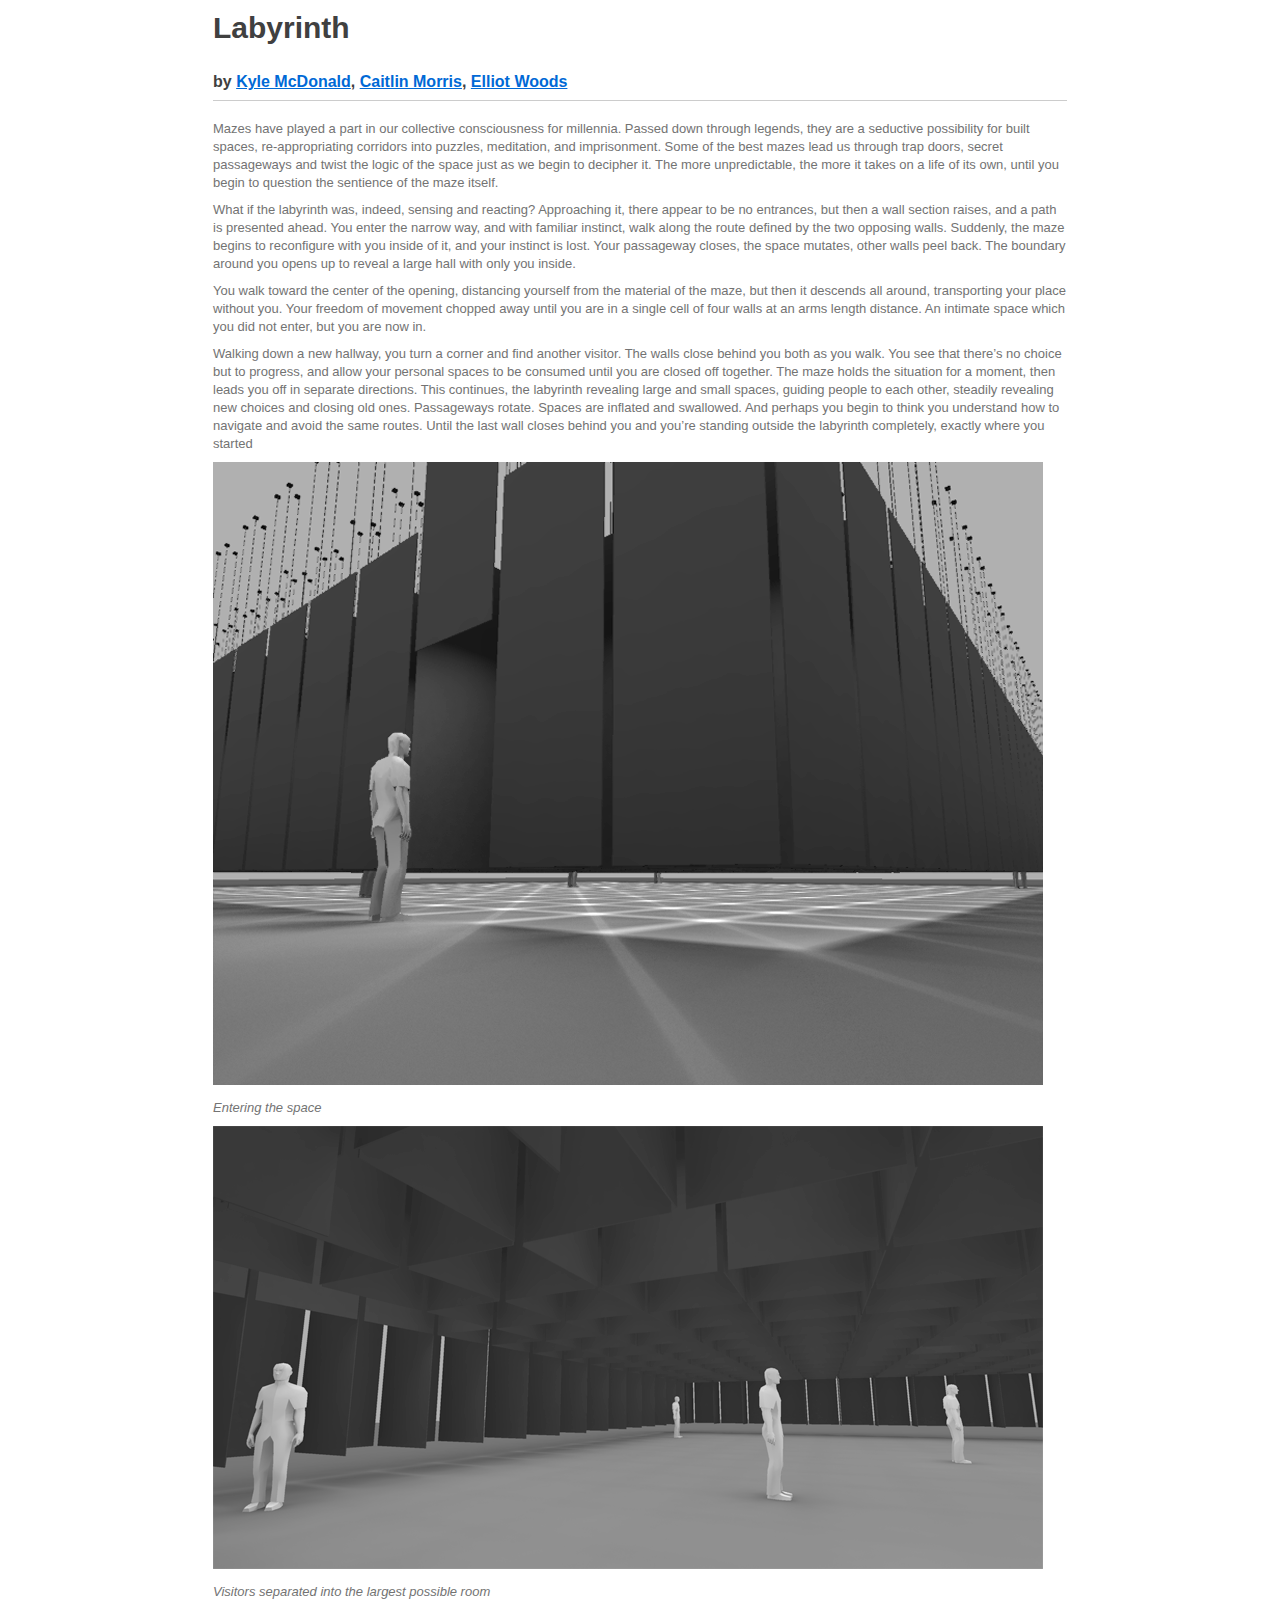
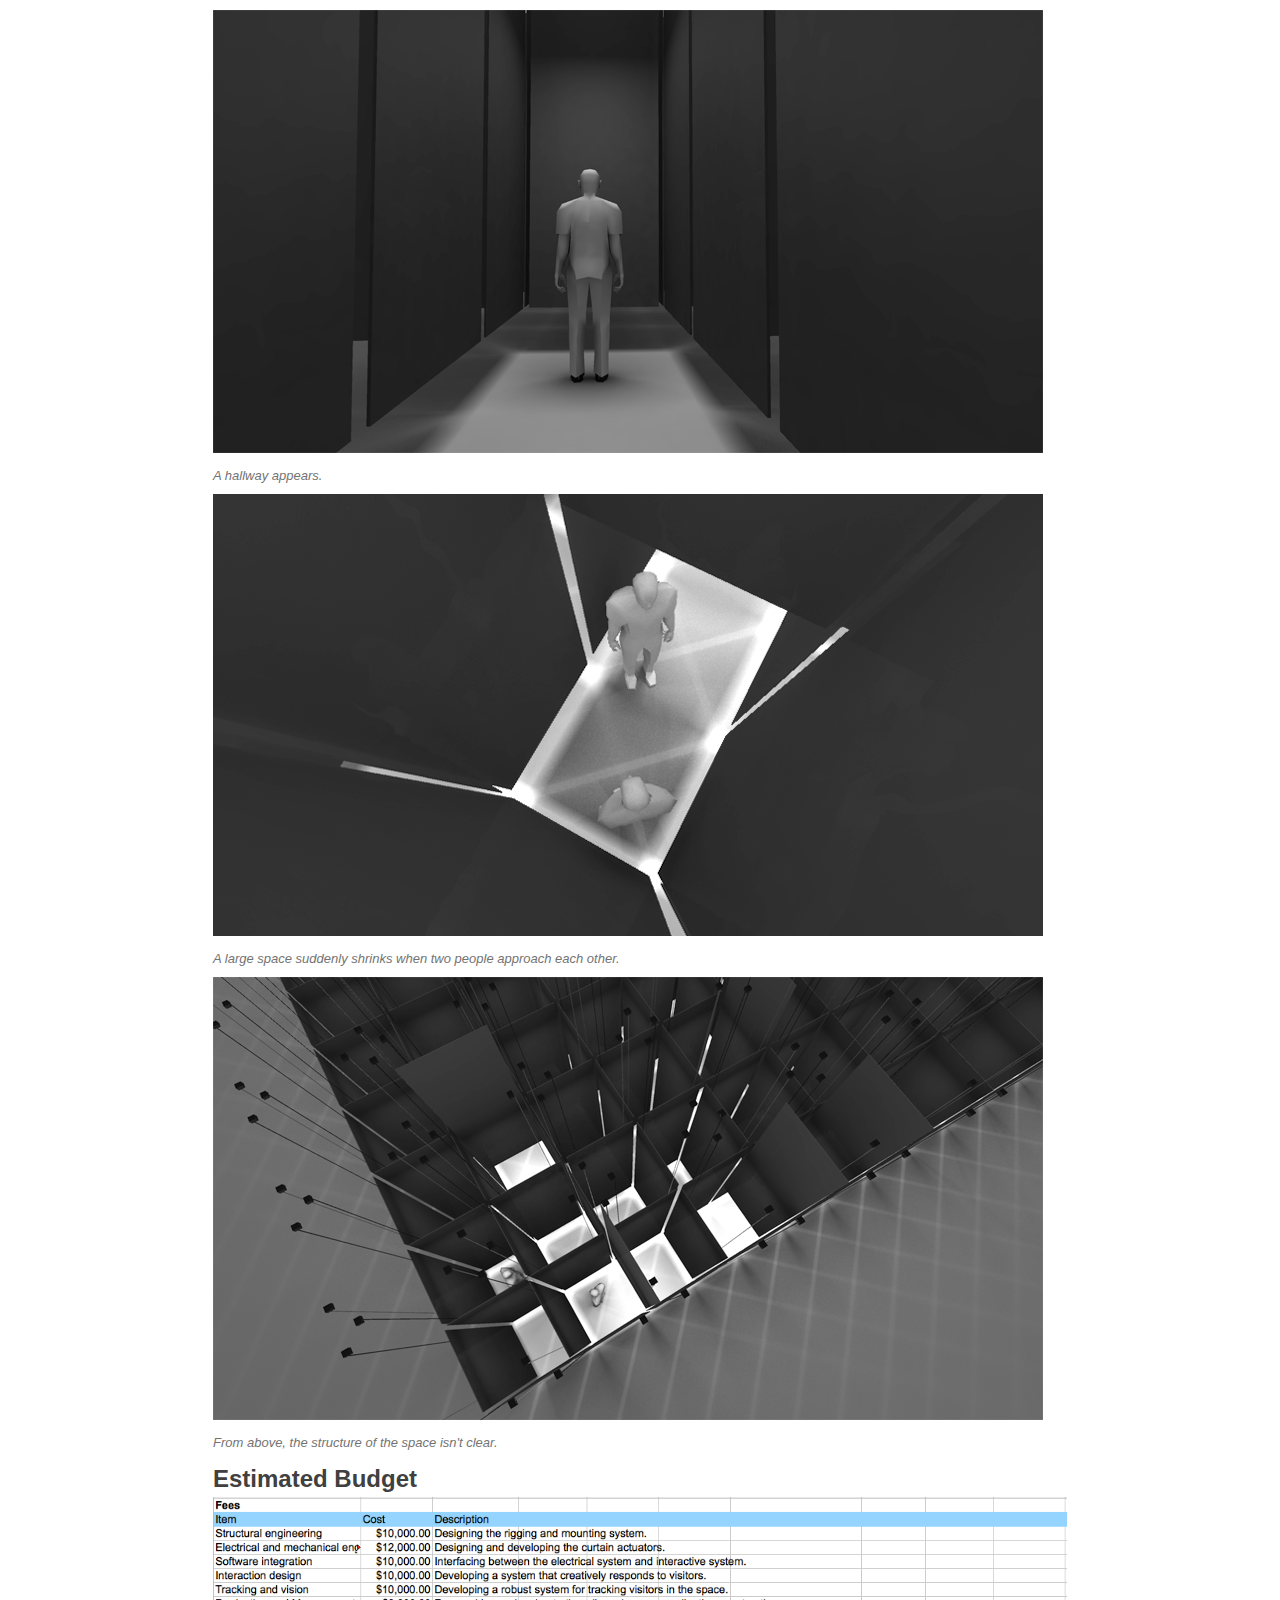
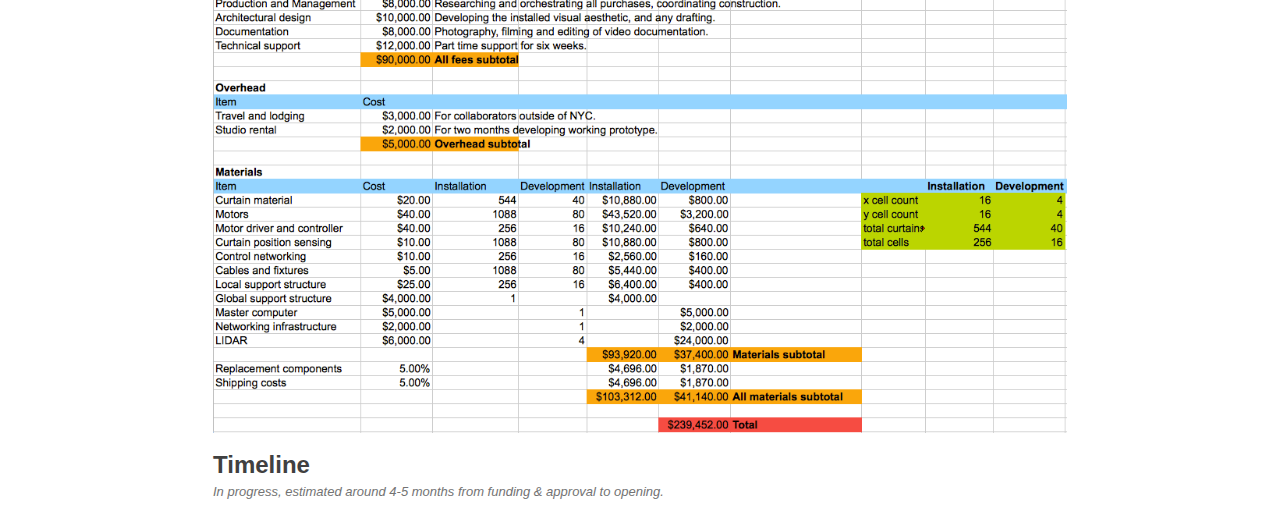
<file: labyrinth/index.html>
<!doctype html>
<html>
<head>
<meta charset="utf-8">
<meta name="viewport" content="width=device-width, initial-scale=1.0, user-scalable=yes">
<style>
h1,
h2,
h3,
h4,
h5,
h6,
p,
blockquote {
    margin: 0;
    padding: 0;
}
body {
    font-family: "Helvetica Neue", Helvetica, "Hiragino Sans GB", Arial, sans-serif;
    font-size: 13px;
    line-height: 18px;
    color: #737373;
    background-color: white;
    margin: 10px 13px 10px 13px;
}
table {
	margin: 10px 0 15px 0;
	border-collapse: collapse;
}
td,th {	
	border: 1px solid #ddd;
	padding: 3px 10px;
}
th {
	padding: 5px 10px;	
}

a {
    color: #0069d6;
}
a:hover {
    color: #0050a3;
    text-decoration: none;
}
a img {
    border: none;
}
p {
    margin-bottom: 9px;
}
img {
    max-width: 100%;
}
h1,
h2,
h3,
h4,
h5,
h6 {
    color: #404040;
    line-height: 36px;
}
h1 {
    margin-bottom: 18px;
    font-size: 30px;
}
h2 {
    font-size: 24px;
}
h3 {
    font-size: 18px;
}
h4 {
    font-size: 16px;
}
h5 {
    font-size: 14px;
}
h6 {
    font-size: 13px;
}
hr {
    margin: 0 0 19px;
    border: 0;
    border-bottom: 1px solid #ccc;
}
blockquote {
    padding: 13px 13px 21px 15px;
    margin-bottom: 18px;
    font-family:georgia,serif;
    font-style: italic;
}
blockquote:before {
    content:"\201C";
    font-size:40px;
    margin-left:-10px;
    font-family:georgia,serif;
    color:#eee;
}
blockquote p {
    font-size: 14px;
    font-weight: 300;
    line-height: 18px;
    margin-bottom: 0;
    font-style: italic;
}
code, pre {
    font-family: Monaco, Andale Mono, Courier New, monospace;
}
code {
    background-color: #fee9cc;
    color: rgba(0, 0, 0, 0.75);
    padding: 1px 3px;
    font-size: 12px;
    -webkit-border-radius: 3px;
    -moz-border-radius: 3px;
    border-radius: 3px;
}
pre {
    display: block;
    padding: 14px;
    margin: 0 0 18px;
    line-height: 16px;
    font-size: 11px;
    border: 1px solid #d9d9d9;
    white-space: pre-wrap;
    word-wrap: break-word;
}
pre code {
    background-color: #fff;
    color:#737373;
    font-size: 11px;
    padding: 0;
}
sup {
    font-size: 0.83em;
    vertical-align: super;
    line-height: 0;
}
* {
	-webkit-print-color-adjust: exact;
}
@media screen and (min-width: 914px) {
    body {
        width: 854px;
        margin:10px auto;
    }
}
@media print {
	body,code,pre code,h1,h2,h3,h4,h5,h6 {
		color: black;
	}
	table, pre {
		page-break-inside: avoid;
	}
}
</style>
<title>Labyrinth</title>

</head>
<body>
<h1>Labyrinth</h1>

<h4>by <a href="http://kylemcdonald.net/">Kyle McDonald</a>, <a href="http://caitlinmorris.net/">Caitlin Morris</a>, <a href="http://www.kimchiandchips.com/">Elliot Woods</a></h4>

<hr/>

<p>Mazes have played a part in our collective consciousness for millennia. Passed down through legends, they are a seductive possibility for built spaces, re-appropriating corridors into puzzles, meditation, and imprisonment. Some of the best mazes lead us through trap doors, secret passageways and twist the logic of the space just as we begin to decipher it. The more unpredictable, the more it takes on a life of its own, until you begin to question the sentience of the maze itself.</p>

<p>What if the labyrinth was, indeed, sensing and reacting? Approaching it, there appear to be no entrances, but then a wall section raises, and a path is presented ahead. You enter the narrow way, and with familiar instinct, walk along the route defined by the two opposing walls. Suddenly, the maze begins to reconfigure with you inside of it, and your instinct is lost. Your passageway closes, the space mutates, other walls peel back. The boundary around you opens up to reveal a large hall with only you inside.</p>

<p>You walk toward the center of the opening, distancing yourself from the material of the maze, but then it descends all around, transporting your place without you. Your freedom of movement chopped away until you are in a single cell of four walls at an arms length distance. An intimate space which you did not enter, but you are now in.</P>

<p>Walking down a new hallway, you turn a corner and find another visitor. The walls close behind you both as you walk. You see that there’s no choice but to progress, and allow your personal spaces to be consumed until you are closed off together. The maze holds the situation for a moment, then leads you off in separate directions. This continues, the labyrinth revealing large and small spaces, guiding people to each other, steadily revealing new choices and closing old ones. Passageways rotate. Spaces are inflated and swallowed. And perhaps you begin to think you understand how to navigate and avoid the same routes. Until the last wall closes behind you and you’re standing outside the labyrinth completely, exactly where you started</p>

<p><img src="img/Entrance.png" alt="" /></p>

<p><em>Entering the space</em></p>

<p><img src="img/LargeRoom.png" alt="" /></p>

<p><em>Visitors separated into the largest possible room</em></p>

<p><img src="img/OnePersonHallway.png" alt="" /></p>

<p><em>A hallway appears.</em></p>

<!--p><img src="img/faceoff.png" alt="" /></p>

<p><em>Two visitors discover they're being lead toward each other.</em></p-->

<p><img src="img/TwoPeopleSmallSpace.png" alt="" /></p>

<p><em>A large space suddenly shrinks when two people approach each other.</em></p>

<!--p><img src="img/trio-lower.png" alt="" /></p>

<p><em>The space avoids claustrophobia by keeping the curtains at ankle/knee level.</em></p-->

<p><img src="img/Birdseye_Corner.png" alt="" /></p>

<p><em>From above, the structure of the space isn't clear.</em></p>

<h2>Estimated Budget</h2>

<p><img src="img/budget-estimate.png" alt="" /></p>

<h2>Timeline</h2>

<p><em>In progress, estimated around 4-5 months from funding &amp; approval to opening.</em></p>
</body>
</html>
</file>
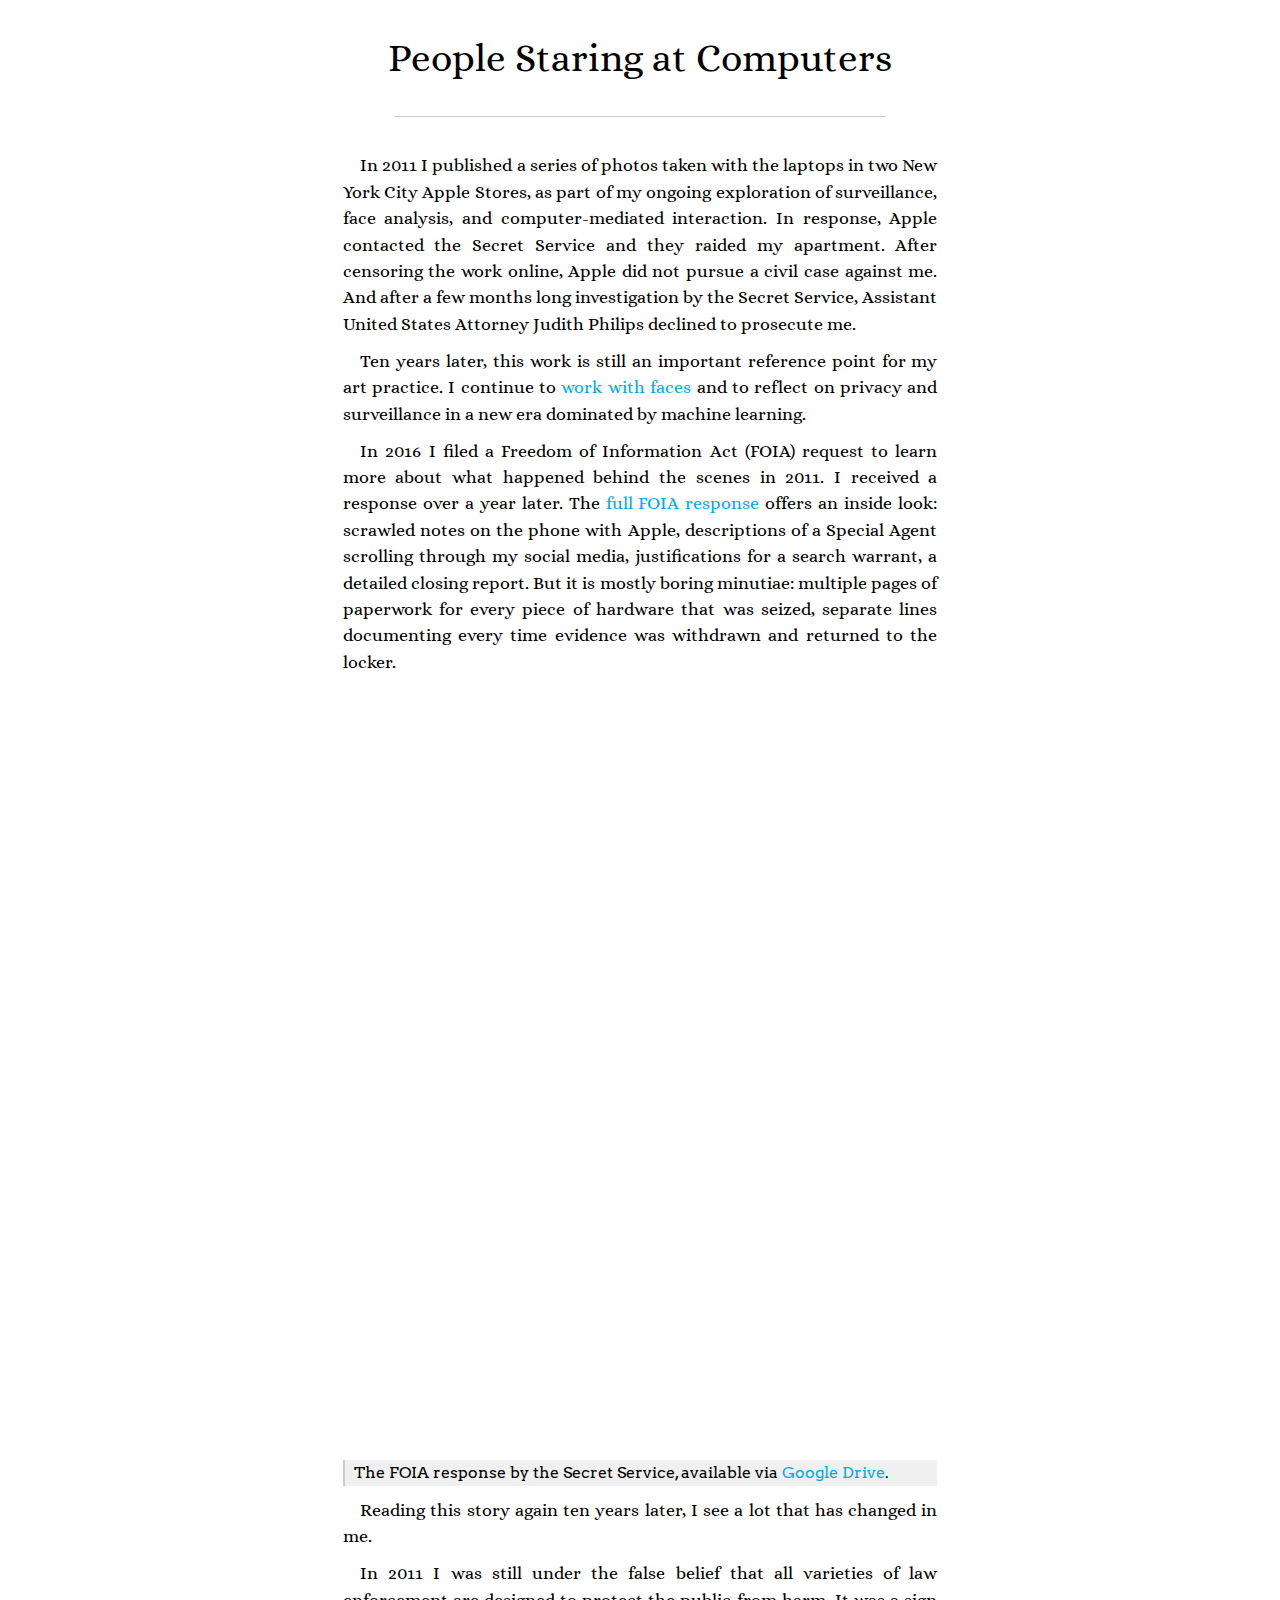
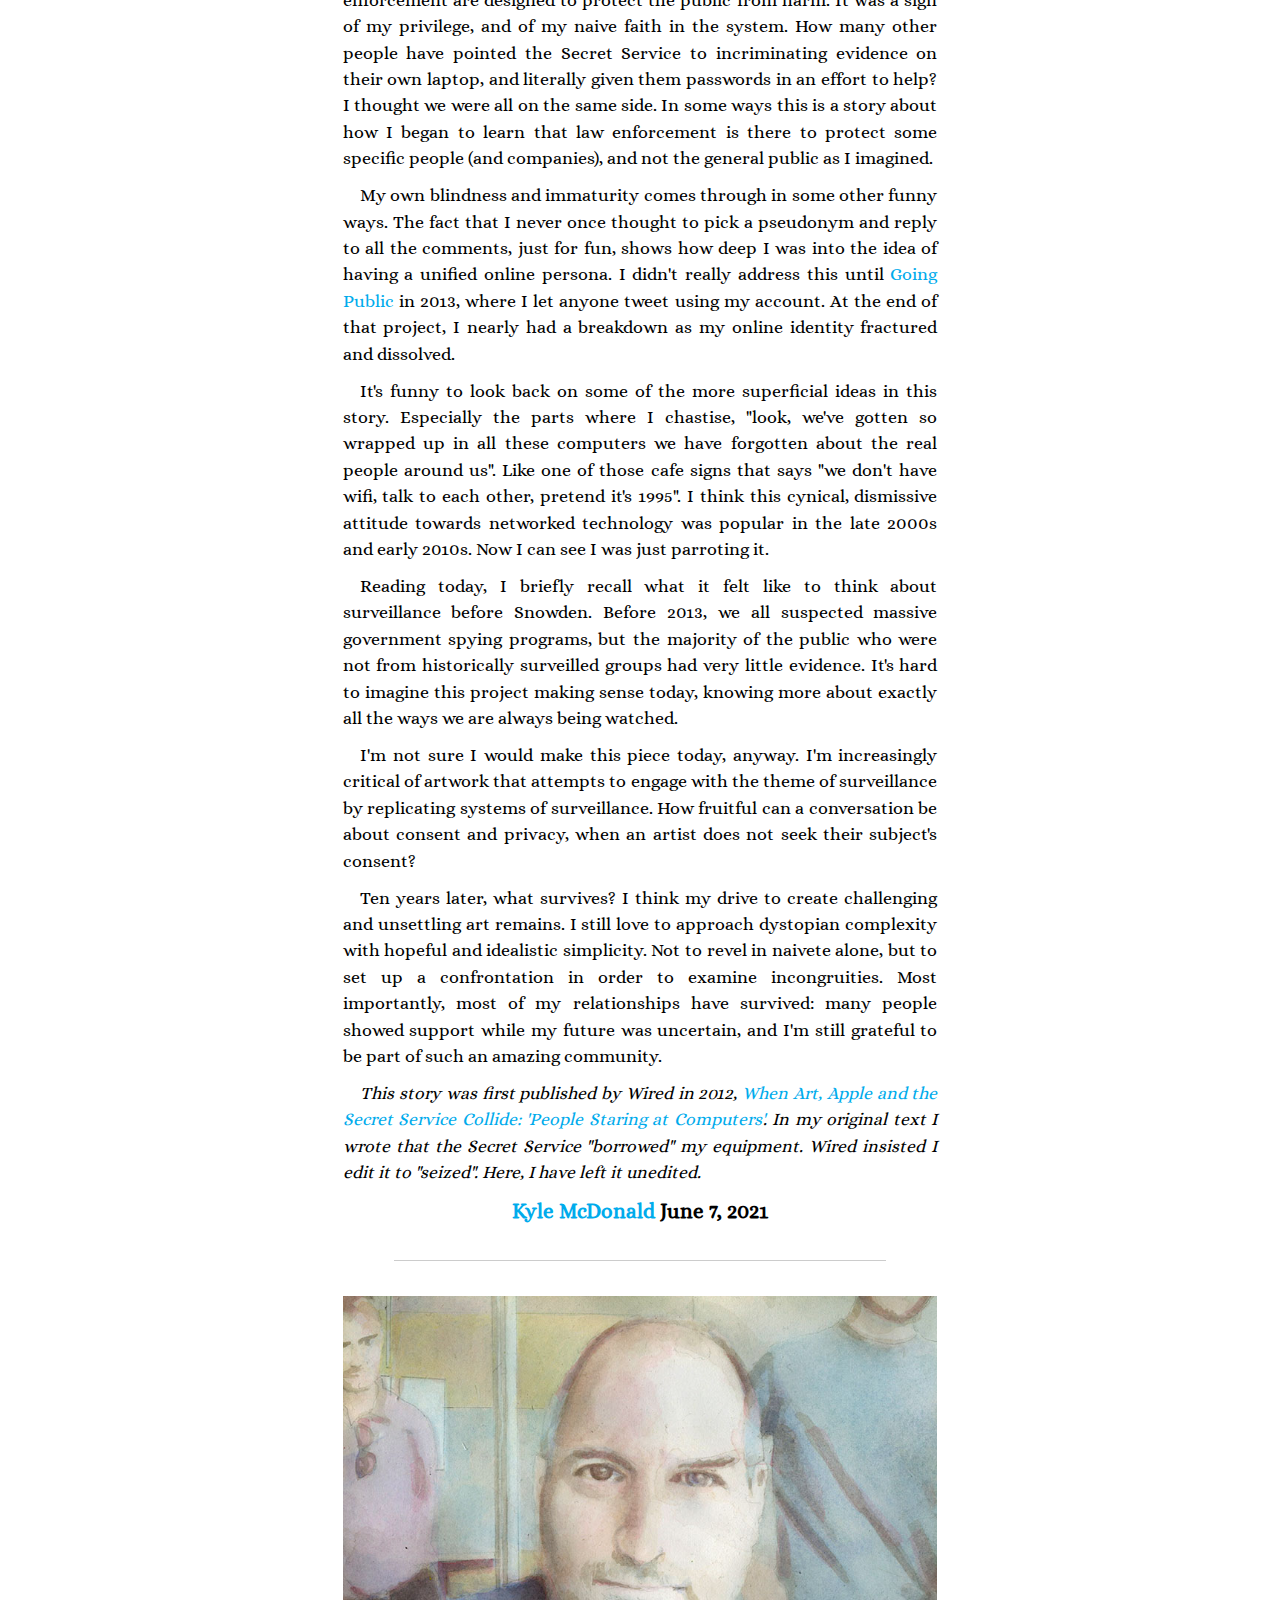
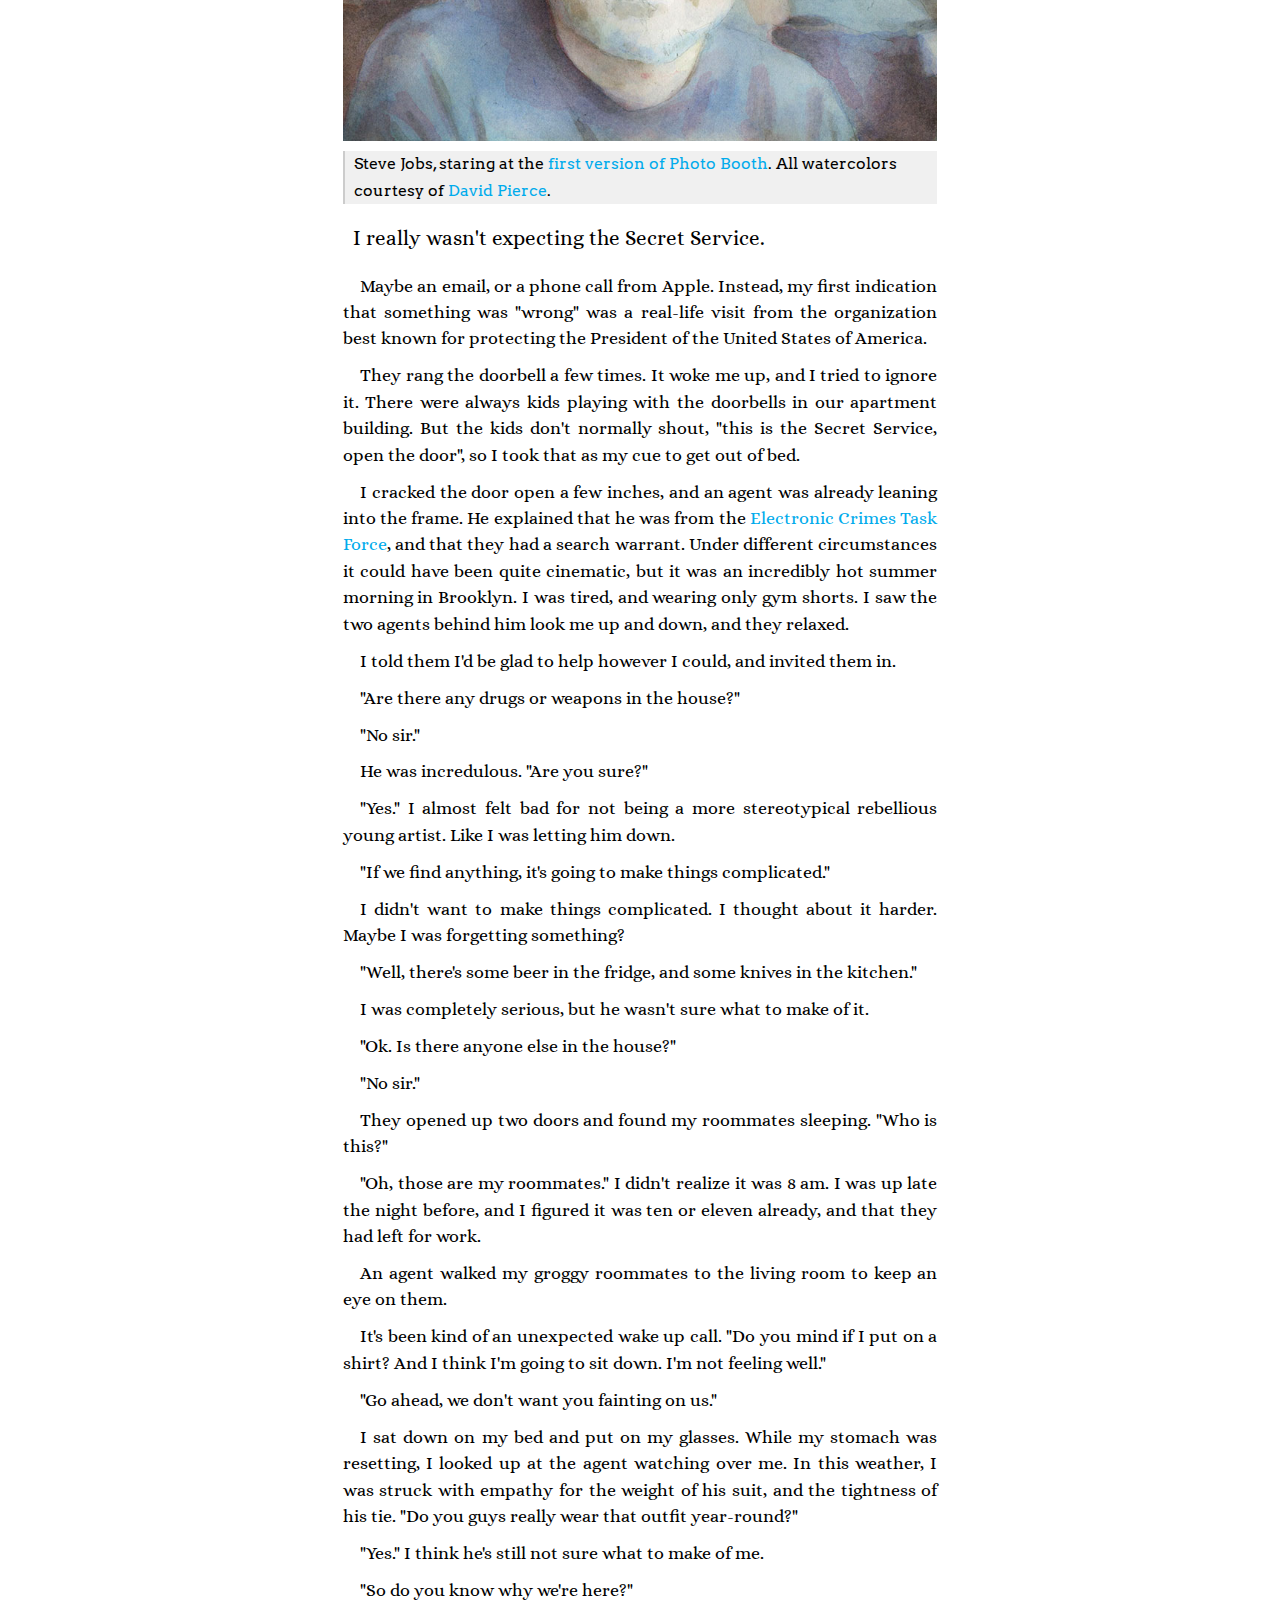
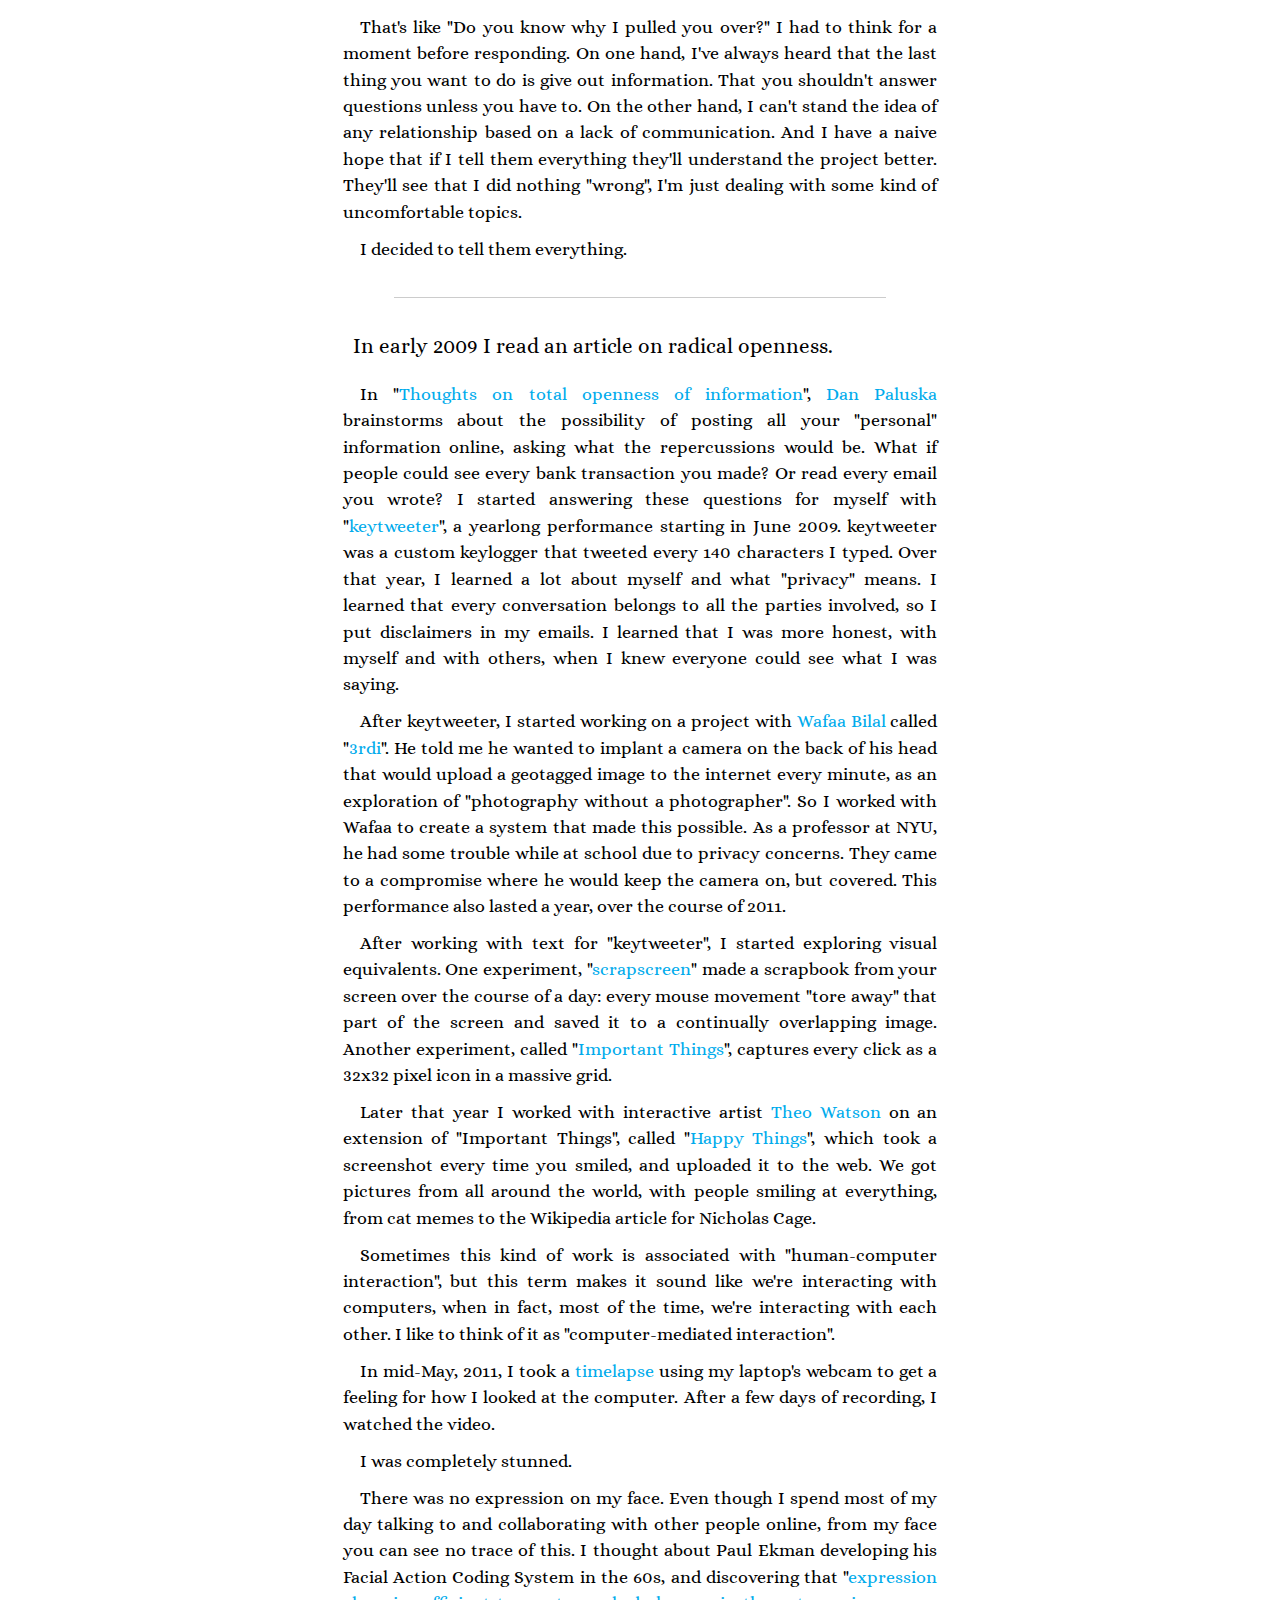
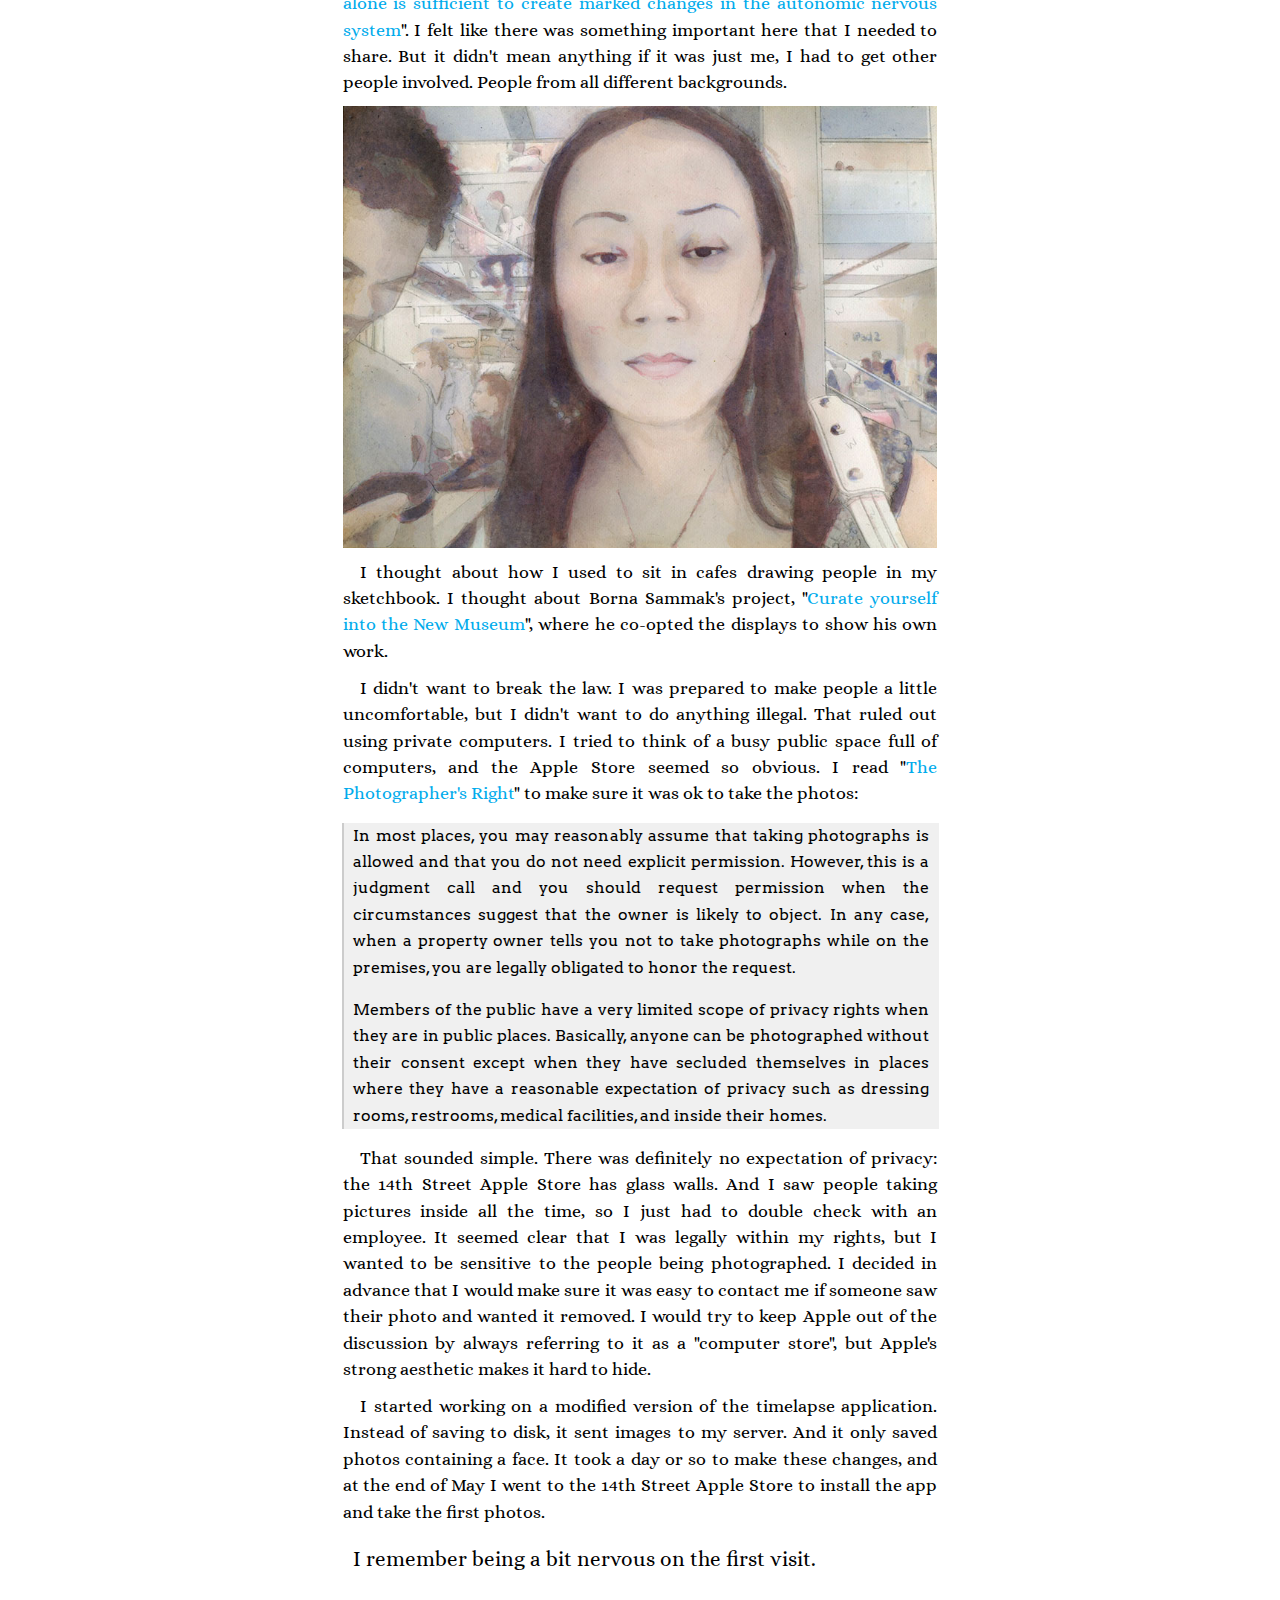
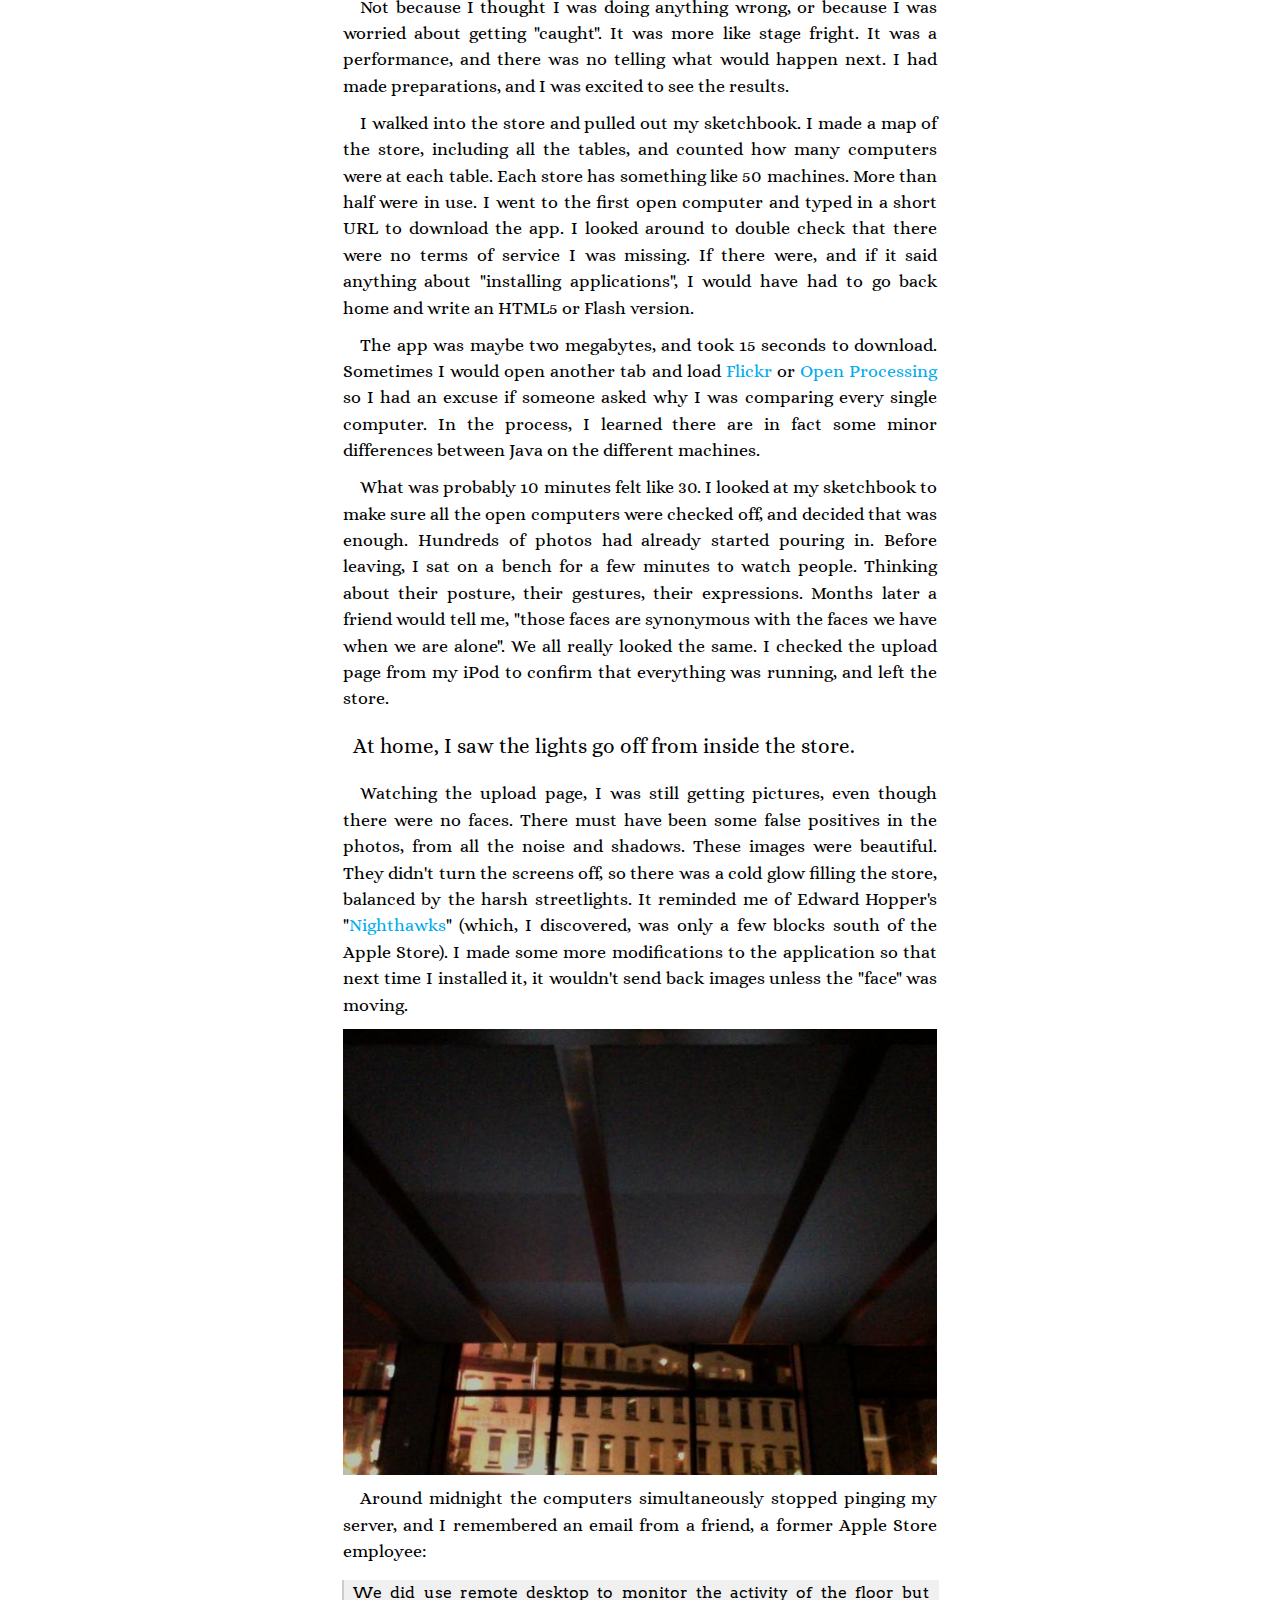
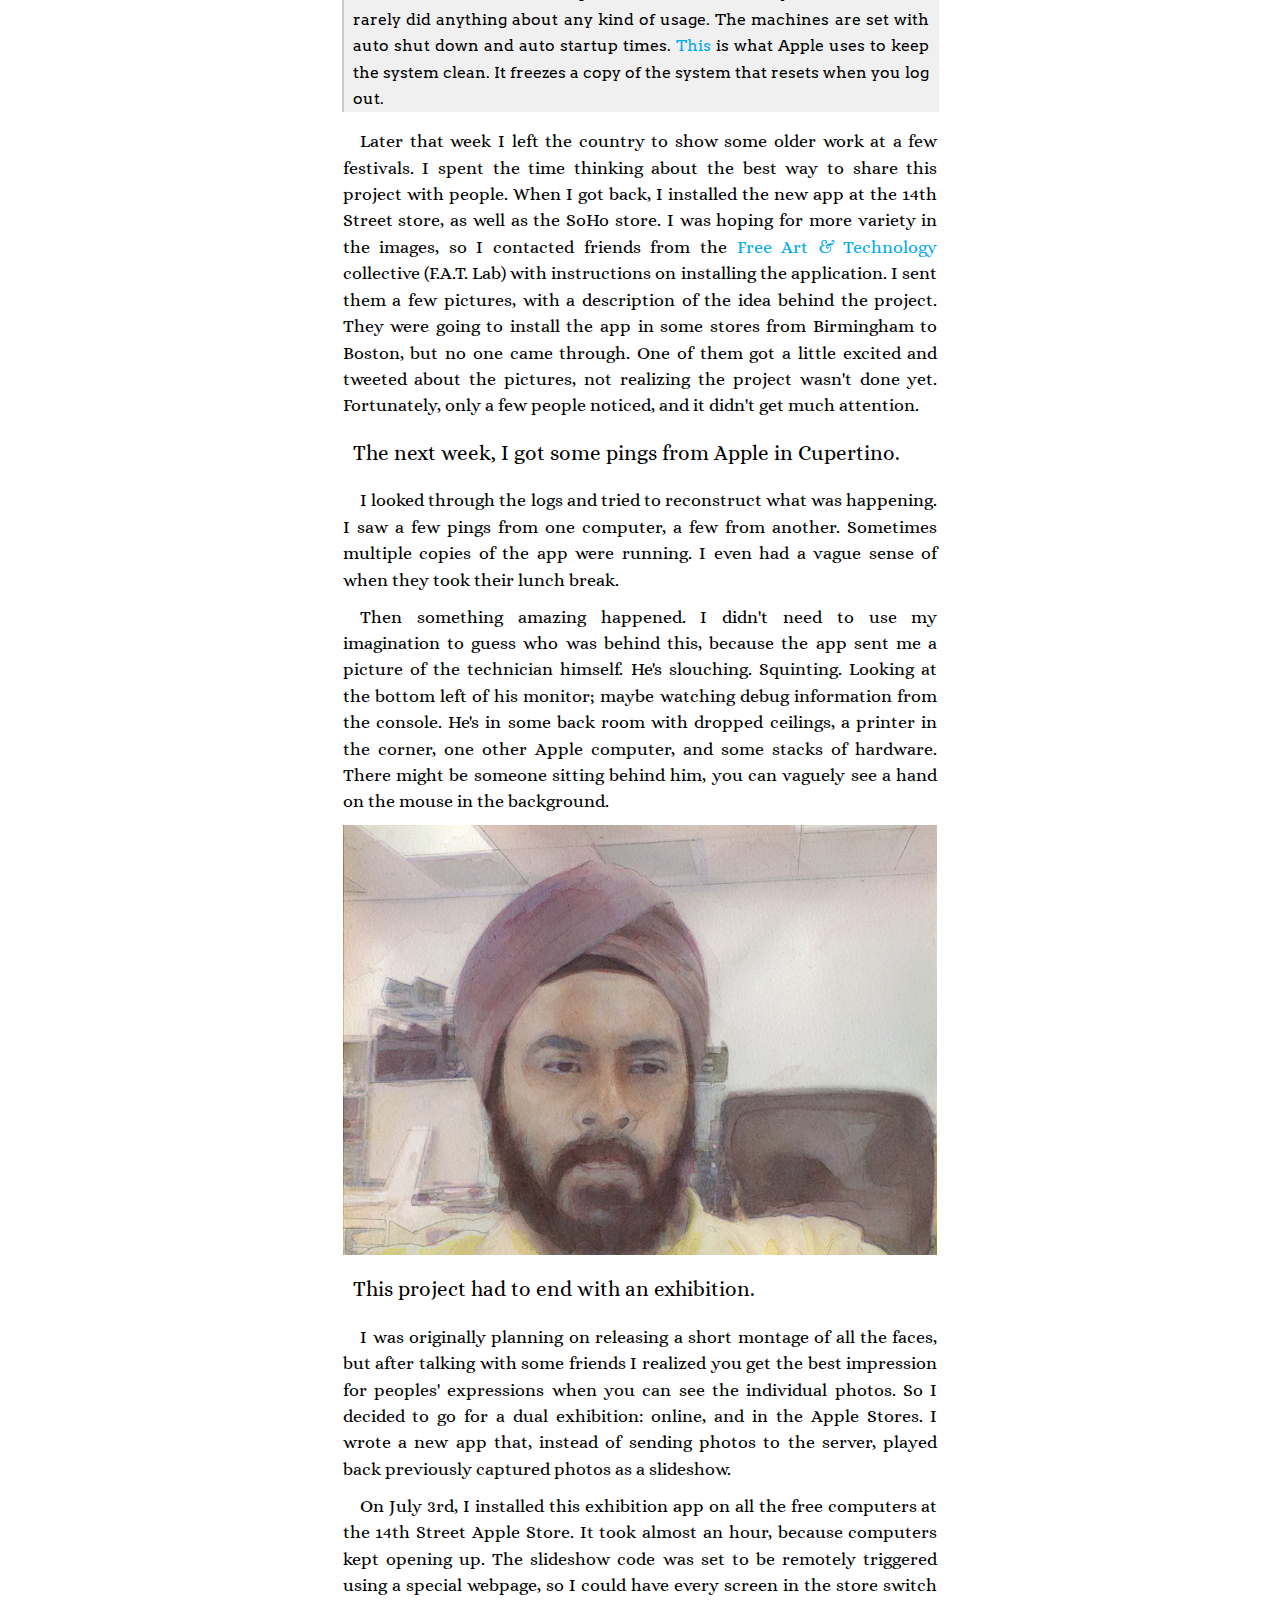
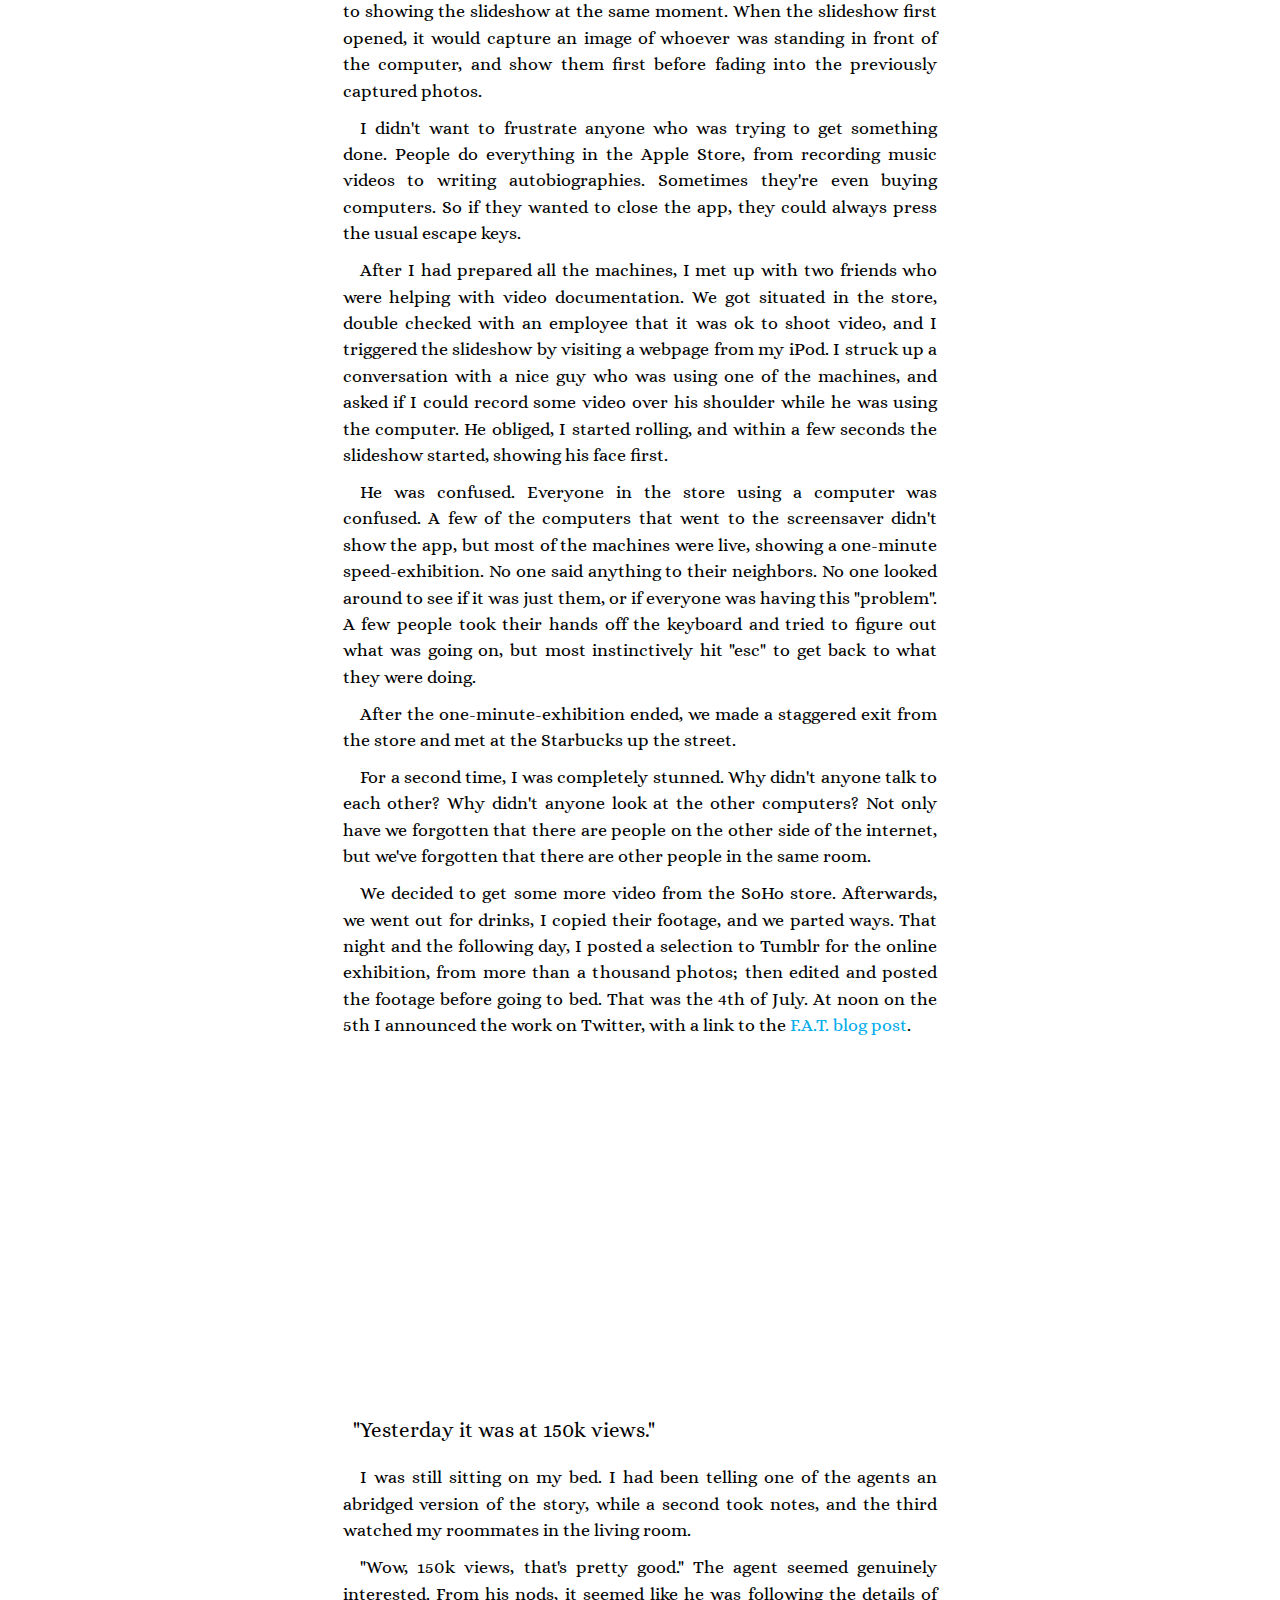
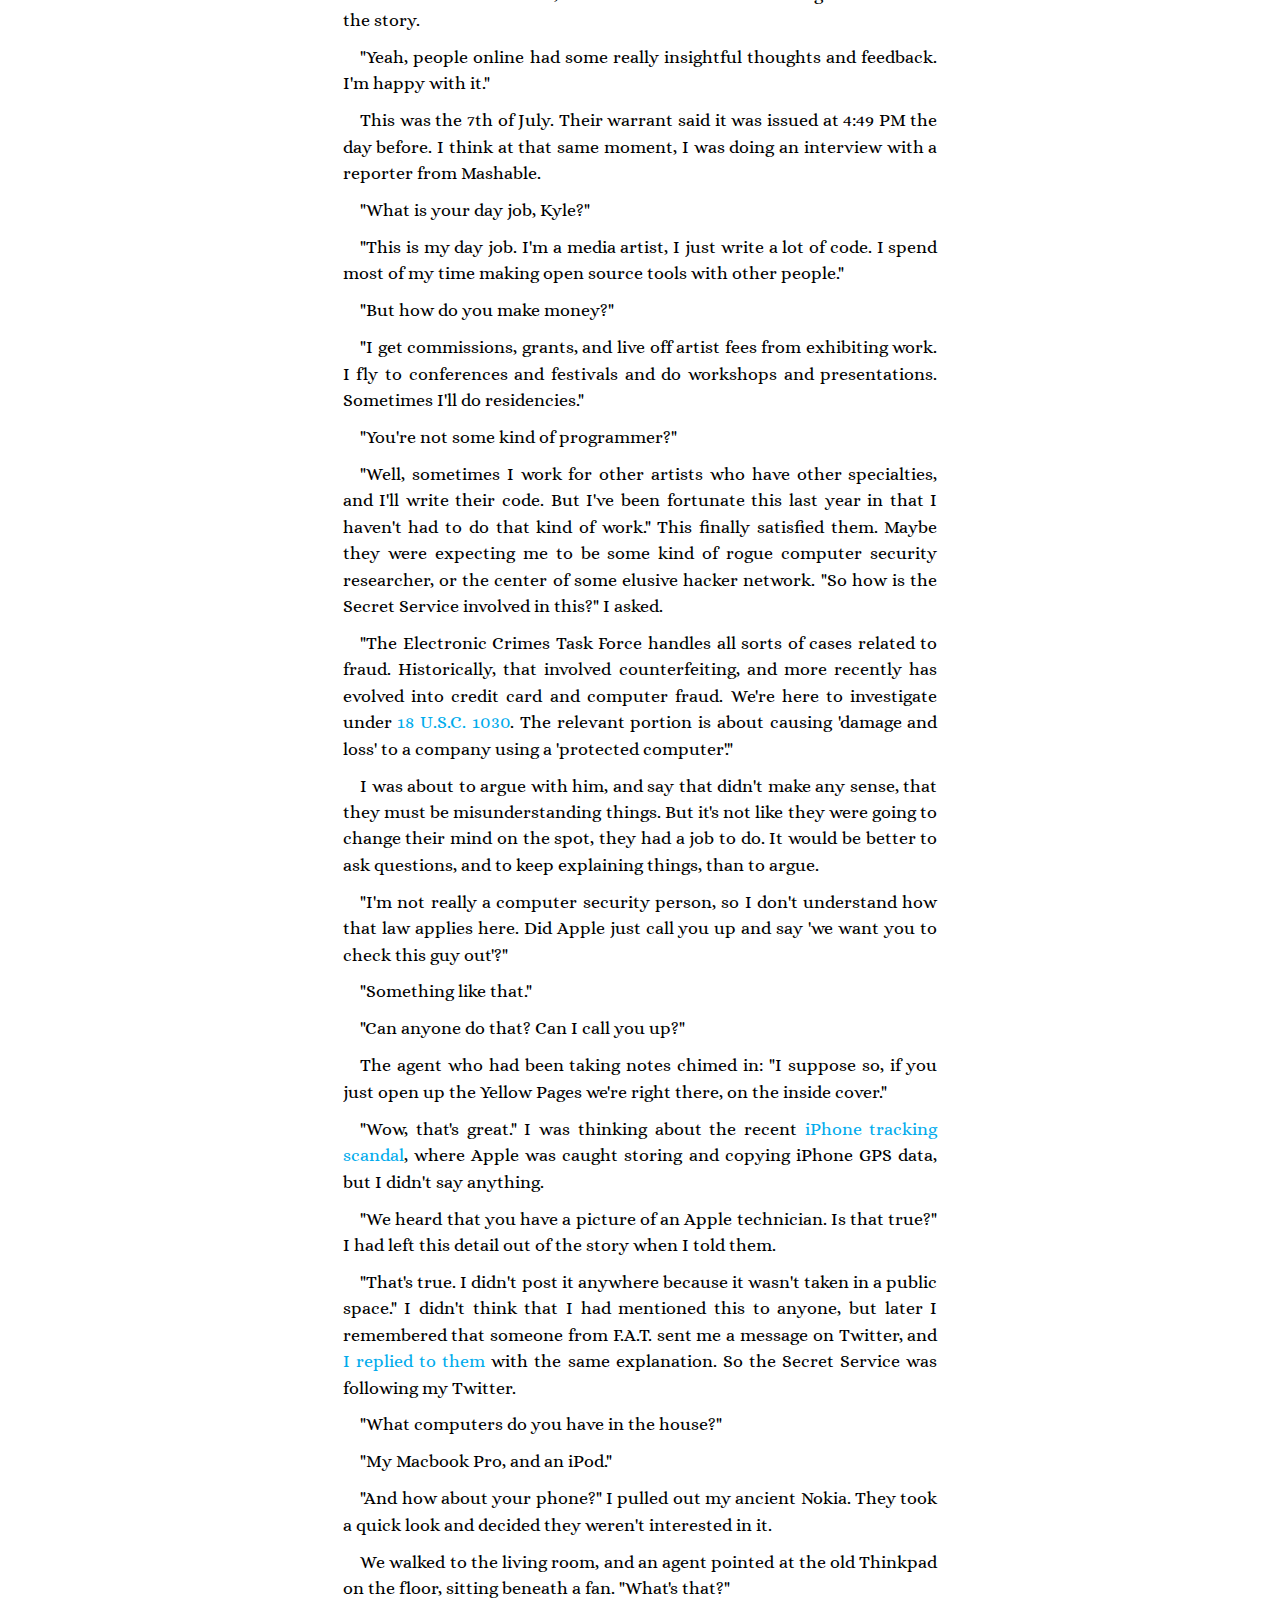
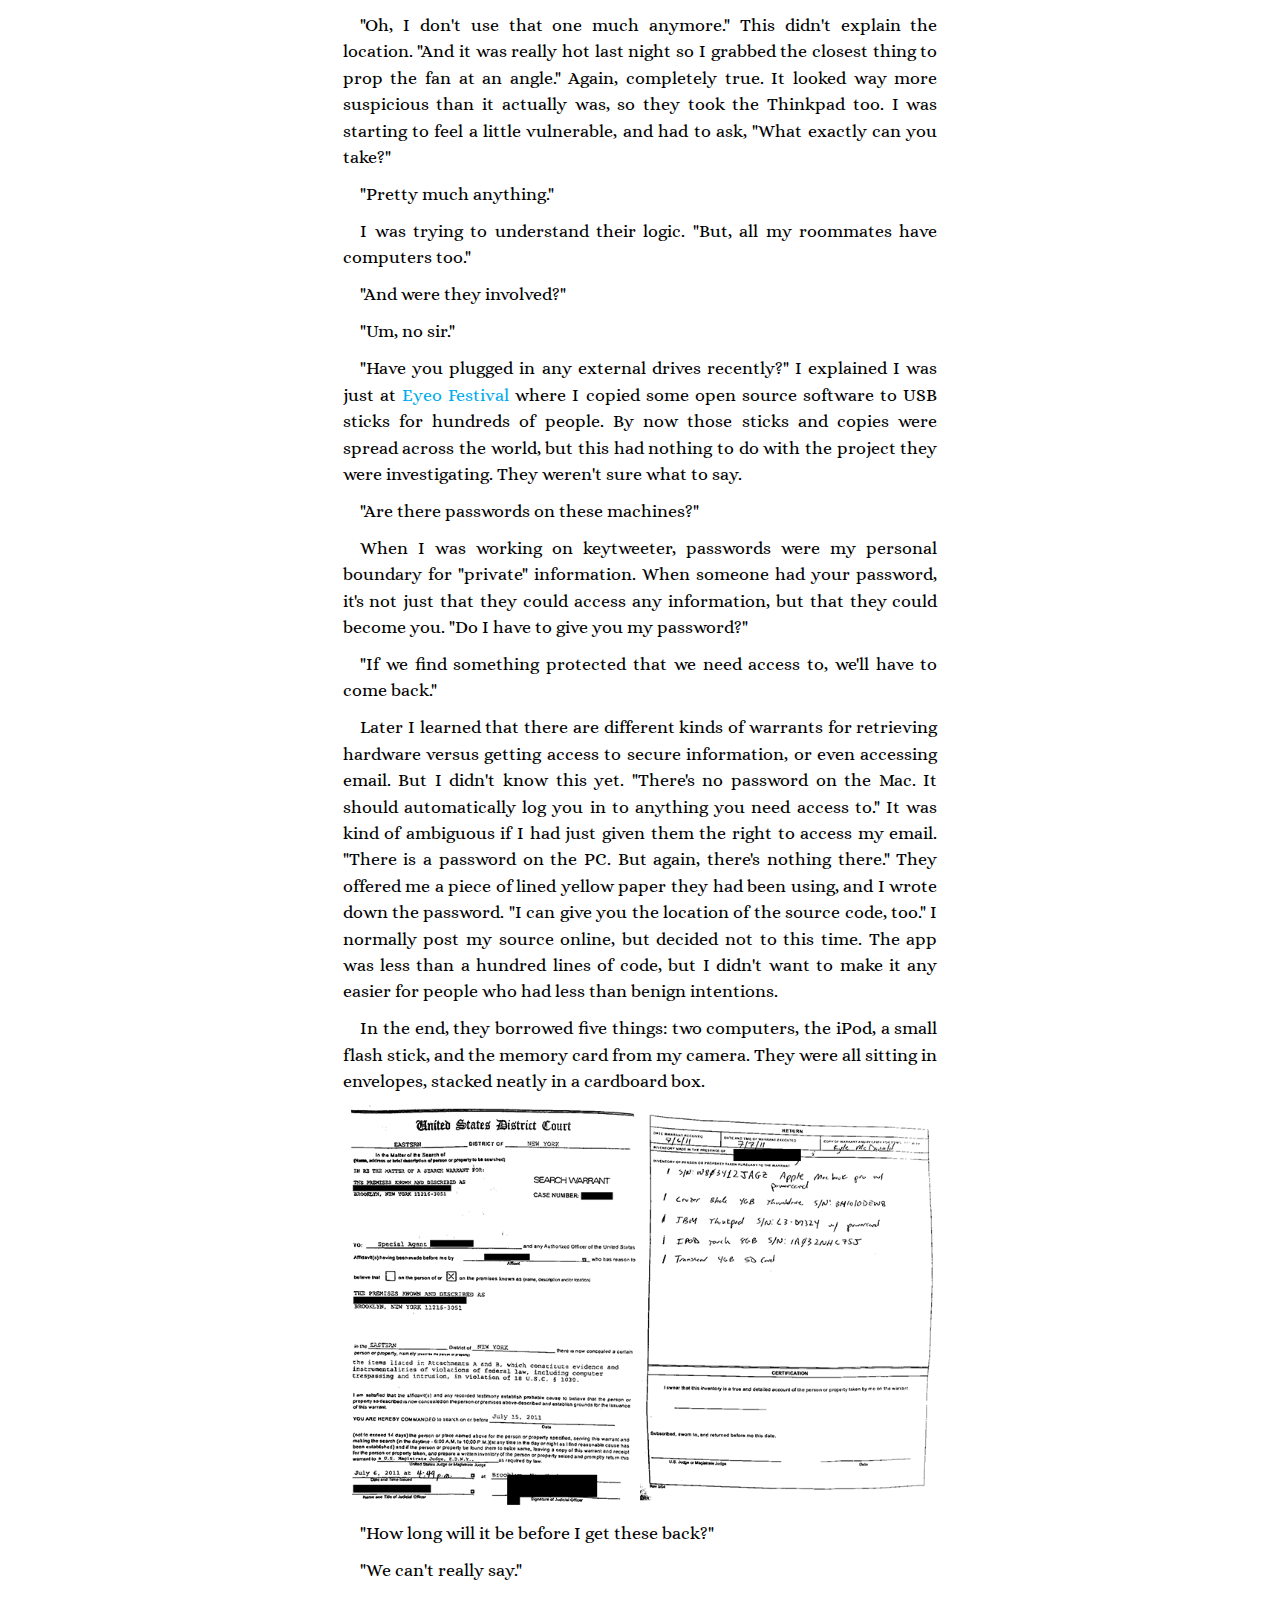
<file: psac/index.html>
<html>
<head>
<title>People Staring at Computers</title>
<meta name="viewport" content="width=device-width, initial-scale=1" />
<link href='//fonts.googleapis.com/css?family=Alice' rel='stylesheet' type='text/css'></link>
<link href='//fonts.googleapis.com/css?family=Arvo' rel='stylesheet' type='text/css'></link>

<meta property="og:title" content="People Staring At Computers">
<meta name="description" content="The Secret Service raids an artist's apartment at Apple's request.">
<meta property="og:description" content="The Secret Service raids an artist's apartment at Apple's request.">
<meta property="og:url" content="https://kylemcdonald.net/psac">
<meta property="og:image" content="https://kylemcdonald.net/psac/large/steve.jpg">
<meta name="twitter:card" content="summary_large_image">

<style>
html,body {
    margin: 0;
    overflow-wrap: break-word;
    word-wrap: break-word;
}
#column {
    font-family: 'Alice', serif;
    width: 35em;
    margin: auto;
    max-width: 100%;
    text-indent: 1em;
    line-height: 1.5em;
    font-size: 1.1em;
}
#column > * {
    margin: 0.6em;
}
#column img {
    width: 100%;
    display: block;
}
p {
    text-align: justify;
}
hr {
    border: 0;
    width: 80%;
    margin: 2em auto !important;
    color: #ccc;
    background-color: #ccc;
    height: 1px;
}
h1 {
    text-align: center;
    font-size: 2.2em;
    line-height: 1.0em;
}
h2 {
    font-size: 1.2em;
}
h1, h2 {
    margin: 1em !important;
    text-indent: 0;
    font-weight: 400;
}
h3 {
    font-size: 1.2em;
    text-indent: 0;
    font-weight: 600;
    text-align: center;
}

ul {
    padding-left: 0; /* removes left padding for list */
}
blockquote, li {
    list-style-type: none;
    text-indent: 0;
    padding: 0 0.6em;
}
blockquote, ul li {
    font-family: 'Arvo', sans-serif;
    background: #f0f0f0;
    border-left: 2px solid #ccc;
    font-size: 0.9em;
}

#column a:link {
    color: #00abec;
    text-decoration: none;
}
#column a:hover {
    color: #ffee00;
    background: #333;
}
#column a:visited {
    color: #ec008c;
}
.video_wrapper {
    position: relative;
    padding-bottom: 56.25%; /* 16:9 */
}
.pdf_wrapper {
    position: relative;
    padding-bottom: 124%; /* 1:1 */ 
}
iframe{
    position: absolute;
    top: 0;
    left: 0;
    width: 100%;
    height: 100%;
}
</style>
</head>
<body>
<div id="column">

<h1>People Staring at Computers</h1>
<hr />
<p>In 2011 I published a series of photos taken with the laptops in two New York City Apple Stores, as part of my ongoing exploration of surveillance, face analysis, and computer-mediated interaction. In response, Apple contacted the Secret Service and they raided my apartment. After censoring the work online, Apple did not pursue a civil case against me. And after a few months long investigation by the Secret Service, Assistant United States Attorney Judith Philips declined to prosecute me.</p>
<p>Ten years later, this work is still an important reference point for my art practice. I continue to <a href="https://kcimc.medium.com/working-with-faces-e63a86391a93">work with faces</a> and to reflect on privacy and surveillance in a new era dominated by machine learning.</p>
<p>In 2016 I filed a Freedom of Information Act (FOIA) request to learn more about what happened behind the scenes in 2011. I received a response over a year later. The <a href="https://drive.google.com/file/d/1YkN5gZ_Ji2Bf69EjSgNVyHOvQHn_qKG8/view?usp=sharing">full FOIA response</a> offers an inside look: scrawled notes on the phone with Apple, descriptions of a Special Agent scrolling through my social media, justifications for a search warrant, a detailed closing report. But it is mostly boring minutiae: multiple pages of paperwork for every piece of hardware that was seized, separate lines documenting every time evidence was withdrawn and returned to the locker.</p>
<div class="pdf_wrapper">
<iframe src="https://drive.google.com/file/d/18Jkk-ZXtGxDfah8WleP4HWY3kSJWCFg6/preview" frameborder="0" webkitallowfullscreen="true" mozallowfullscreen="true" allowfullscreen>></iframe>
</div>

<ul>
<li>The FOIA response by the Secret Service, available via <a href="https://drive.google.com/file/d/1YkN5gZ_Ji2Bf69EjSgNVyHOvQHn_qKG8/view?usp=sharing">Google Drive</a>.</li>
</ul>
<p>Reading this story again ten years later, I see a lot that has changed in me.</p>
<p>In 2011 I was still under the false belief that all varieties of law enforcement are designed to protect the public from harm. It was a sign of my privilege, and of my naive faith in the system. How many other people have pointed the Secret Service to incriminating evidence on their own laptop, and literally given them passwords in an effort to help? I thought we were all on the same side. In some ways this is a story about how I began to learn that law enforcement is there to protect some specific people (and companies), and not the general public as I imagined.</p>
<p>My own blindness and immaturity comes through in some other funny ways. The fact that I never once thought to pick a pseudonym and reply to all the comments, just for fun, shows how deep I was into the idea of having a unified online persona. I didn't really address this until <a href="http://fffff.at/going-public/">Going Public</a> in 2013, where I let anyone tweet using my account. At the end of that project, I nearly had a breakdown as my online identity fractured and dissolved.</p>
<p>It's funny to look back on some of the more superficial ideas in this story. Especially the parts where I chastise, "look, we've gotten so wrapped up in all these computers we have forgotten about the real people around us". Like one of those cafe signs that says "we don't have wifi, talk to each other, pretend it's 1995". I think this cynical, dismissive attitude towards networked technology was popular in the late 2000s and early 2010s. Now I can see I was just parroting it.</p>
<p>Reading today, I briefly recall what it felt like to think about surveillance before Snowden. Before 2013, we all suspected massive government spying programs, but the majority of the public who were not from historically surveilled groups had very little evidence. It's hard to imagine this project making sense today, knowing more about exactly all the ways we are always being watched.</p>
<p>I'm not sure I would make this piece today, anyway. I'm increasingly critical of artwork that attempts to engage with the theme of surveillance by replicating systems of surveillance. How fruitful can a conversation be about consent and privacy, when an artist does not seek their subject's consent?</p>
<p>Ten years later, what survives? I think my drive to create challenging and unsettling art remains. I still love to approach dystopian complexity with hopeful and idealistic simplicity. Not to revel in naivete alone, but to set up a confrontation in order to examine incongruities. Most importantly, most of my relationships have survived: many people showed support while my future was uncertain, and I'm still grateful to be part of such an amazing community.</p>
<p><em>This story was first published by Wired in 2012, <a href="https://www.wired.com/2012/07/people-staring-at-computers/">When Art, Apple and the Secret Service Collide: 'People Staring at Computers'</a>. In my original text I wrote that the Secret Service "borrowed" my equipment. Wired insisted I edit it to "seized". Here, I have left it unedited.</em></p>
<h3><a href="http://kylemcdonald.net/">Kyle McDonald</a> June 7, 2021</h3>
<hr />
<p><img alt="Steve Jobs, staring at the first version of Photo Booth. All watercolors courtesy of David Pierce" src="large/steve.jpg" /></p>
<ul>
<li>Steve Jobs, staring at the <a href="https://www.facebook.com/photo.php?fbid=10150344003694357&amp;set=a.10150344003354357.371772.500729356&amp;type=3&amp;l=c6edf34df0&amp;theater">first version of Photo Booth</a>. All watercolors courtesy of <a href="http://davidpierce.org/">David Pierce</a>.</li>
</ul>
<h2>I really wasn't expecting the Secret Service.</h2>
<p>Maybe an email, or a phone call from Apple. Instead, my first indication that something was "wrong" was a real-life visit from the organization best known for protecting the President of the United States of America.</p>
<p>They rang the doorbell a few times. It woke me up, and I tried to ignore it. There were always kids playing with the doorbells in our apartment building. But the kids don't normally shout, "this is the Secret Service, open the door", so I took that as my cue to get out of bed.</p>
<p>I cracked the door open a few inches, and an agent was already leaning into the frame. He explained that he was from the <a href="http://www.secretservice.gov/ectf.shtml">Electronic Crimes Task Force</a>, and that they had a search warrant. Under different circumstances it could have been quite cinematic, but it was an incredibly hot summer morning in Brooklyn. I was tired, and wearing only gym shorts. I saw the two agents behind him look me up and down, and they relaxed.</p>
<p>I told them I'd be glad to help however I could, and invited them in.</p>
<p>"Are there any drugs or weapons in the house?"</p>
<p>"No sir."</p>
<p>He was incredulous. "Are you sure?"</p>
<p>"Yes." I almost felt bad for not being a more stereotypical rebellious young artist. Like I was letting him down.</p>
<p>"If we find anything, it's going to make things complicated."</p>
<p>I didn't want to make things complicated. I thought about it harder. Maybe I was forgetting something?</p>
<p>"Well, there's some beer in the fridge, and some knives in the kitchen."</p>
<p>I was completely serious, but he wasn't sure what to make of it.</p>
<p>"Ok. Is there anyone else in the house?"</p>
<p>"No sir."</p>
<p>They opened up two doors and found my roommates sleeping. "Who is this?"</p>
<p>"Oh, those are my roommates." I didn't realize it was 8 am. I was up late the night before, and I figured it was ten or eleven already, and that they had left for work.</p>
<p>An agent walked my groggy roommates to the living room to keep an eye on them.</p>
<p>It's been kind of an unexpected wake up call. "Do you mind if I put on a shirt? And I think I'm going to sit down. I'm not feeling well."</p>
<p>"Go ahead, we don't want you fainting on us."</p>
<p>I sat down on my bed and put on my glasses. While my stomach was resetting, I looked up at the agent watching over me. In this weather, I was struck with empathy for the weight of his suit, and the tightness of his tie. "Do you guys really wear that outfit year-round?"</p>
<p>"Yes." I think he's still not sure what to make of me.</p>
<p>"So do you know why we're here?"</p>
<p>That's like "Do you know why I pulled you over?" I had to think for a moment before responding. On one hand, I've always heard that the last thing you want to do is give out information. That you shouldn't answer questions unless you have to. On the other hand, I can't stand the idea of any relationship based on a lack of communication. And I have a naive hope that if I tell them everything they'll understand the project better. They'll see that I did nothing "wrong", I'm just dealing with some kind of uncomfortable topics.</p>
<p>I decided to tell them everything.</p>
<hr />
<h2>In early 2009 I read an article on radical openness.</h2>
<p>In "<a href="https://plainfront.wordpress.com/2009/02/18/thoughts-on-total-openness-of-information/">Thoughts on total openness of information</a>", <a href="http://plainfront.com/">Dan Paluska</a> brainstorms about the possibility of posting all your "personal" information online, asking what the repercussions would be. What if people could see every bank transaction you made? Or read every email you wrote? I started answering these questions for myself with "<a href="http://twitter.com/keytweeter">keytweeter</a>", a yearlong performance starting in June 2009. keytweeter was a custom keylogger that tweeted every 140 characters I typed. Over that year, I learned a lot about myself and what "privacy" means. I learned that every conversation belongs to all the parties involved, so I put disclaimers in my emails. I learned that I was more honest, with myself and with others, when I knew everyone could see what I was saying.</p>
<p>After keytweeter, I started working on a project with <a href="http://www.wafaabilal.com/">Wafaa Bilal</a> called "<a href="http://3rdi.me/">3rdi</a>". He told me he wanted to implant a camera on the back of his head that would upload a geotagged image to the internet every minute, as an exploration of "photography without a photographer". So I worked with Wafaa to create a system that made this possible. As a professor at NYU, he had some trouble while at school due to privacy concerns. They came to a compromise where he would keep the camera on, but covered. This performance also lasted a year, over the course of 2011.</p>
<p>After working with text for "keytweeter", I started exploring visual equivalents. One experiment, "<a href="https://secure.flickr.com/photos/kylemcdonald/5422222717/">scrapscreen</a>" made a scrapbook from your screen over the course of a day: every mouse movement "tore away" that part of the screen and saved it to a continually overlapping image. Another experiment, called "<a href="https://secure.flickr.com/photos/kylemcdonald/sets/72157625874470177/">Important Things</a>", captures every click as a 32x32 pixel icon in a massive grid.</p>
<p>Later that year I worked with interactive artist <a href="http://www.theowatson.com/">Theo Watson</a> on an extension of "Important Things", called "<a href="http://kylemcdonald.net/happythings/">Happy Things</a>", which took a screenshot every time you smiled, and uploaded it to the web. We got pictures from all around the world, with people smiling at everything, from cat memes to the Wikipedia article for Nicholas Cage.</p>
<p>Sometimes this kind of work is associated with "human-computer interaction", but this term makes it sound like we're interacting with computers, when in fact, most of the time, we're interacting with each other. I like to think of it as "computer-mediated interaction".</p>
<p>In mid-May, 2011, I took a <a href="http://vimeo.com/23651106">timelapse</a> using my laptop's webcam to get a feeling for how I looked at the computer. After a few days of recording, I watched the video.</p>
<p>I was completely stunned.</p>
<p>There was no expression on my face. Even though I spend most of my day talking to and collaborating with other people online, from my face you can see no trace of this. I thought about Paul Ekman developing his Facial Action Coding System in the 60s, and discovering that "<a href="http://www.gladwell.com/2002/2002_08_05_a_face.htm">expression alone is sufficient to create marked changes in the autonomic nervous system</a>". I felt like there was something important here that I needed to share. But it didn't mean anything if it was just me, I had to get other people involved. People from all different backgrounds.</p>
<p><img alt="A customer at the SoHo apple store" src="large/customer.jpg" /></p>
<p>I thought about how I used to sit in cafes drawing people in my sketchbook. I thought about Borna Sammak's project, "<a href="http://fffff.at/how-to-curate-yourself-into-the-new-museum/">Curate yourself into the New Museum</a>", where he co-opted the displays to show his own work.</p>
<p>I didn't want to break the law. I was prepared to make people a little uncomfortable, but I didn't want to do anything illegal. That ruled out using private computers. I tried to think of a busy public space full of computers, and the Apple Store seemed so obvious. I read "<a href="www.krages.com/ThePhotographersRight.pdf">The Photographer's Right</a>" to make sure it was ok to take the photos:</p>
<blockquote>
<p>In most places, you may reasonably assume that taking photographs is allowed and that you do not need explicit permission. However, this is a judgment call and you should request permission when the circumstances suggest that the owner is likely to object. In any case,  when a property owner tells you not to take photographs while on the premises, you are legally obligated to honor the request.</p>
<p>Members of the public have a very limited scope of privacy rights when they are in public places. Basically, anyone can be photographed without their consent except when they have secluded themselves in places where they have a reasonable expectation of privacy such as dressing rooms, restrooms, medical facilities, and inside their homes.</p>
</blockquote>
<p>That sounded simple. There was definitely no expectation of privacy: the 14th Street Apple Store has glass walls. And I saw people taking pictures inside all the time, so I just had to double check with an employee. It seemed clear that I was legally within my rights, but I wanted to be sensitive to the people being photographed. I decided in advance that I would make sure it was easy to contact me if someone saw their photo and wanted it removed. I would try to keep Apple out of the discussion by always referring to it as a "computer store", but Apple's strong aesthetic makes it hard to hide.</p>
<p>I started working on a modified version of the timelapse application. Instead of saving to disk, it sent images to my server. And it only saved photos containing a face. It took a day or so to make these changes, and at the end of May I went to the 14th Street Apple Store to install the app and take the first photos.</p>
<h2>I remember being a bit nervous on the first visit.</h2>
<p>Not because I thought I was doing anything wrong, or because I was worried about getting "caught". It was more like stage fright. It was a performance, and there was no telling what would happen next. I had made preparations, and I was excited to see the results.</p>
<p>I walked into the store and pulled out my sketchbook. I made a map of the store, including all the tables, and counted how many computers were at each table. Each store has something like 50 machines. More than half were in use. I went to the first open computer and typed in a short URL to download the app. I looked around to double check that there were no terms of service I was missing. If there were, and if it said anything about "installing applications", I would have had to go back home and write an HTML5 or Flash version.</p>
<p>The app was maybe two megabytes, and took 15 seconds to download. Sometimes I would open another tab and load <a href="http://flickr.com/kylemcdonald">Flickr</a> or <a href="http://openprocessing.org/">Open Processing</a> so I had an excuse if someone asked why I was comparing every single computer. In the process, I learned there are in fact some minor differences between Java on the different machines.</p>
<p>What was probably 10 minutes felt like 30. I looked at my sketchbook to make sure all the open computers were checked off, and decided that was enough. Hundreds of photos had already started pouring in. Before leaving, I sat on a bench for a few minutes to watch people. Thinking about their posture, their gestures, their expressions. Months later a friend would tell me, "those faces are synonymous with the faces we have when we are alone". We all really looked the same. I checked the upload page from my iPod to confirm that everything was running, and left the store.</p>
<h2>At home, I saw the lights go off from inside the store.</h2>
<p>Watching the upload page, I was still getting pictures, even though there were no faces. There must have been some false positives in the photos, from all the noise and shadows. These images were beautiful. They didn't turn the screens off, so there was a cold glow filling the store, balanced by the harsh streetlights. It reminded me of Edward Hopper's "<a href="https://en.wikipedia.org/wiki/Nighthawks">Nighthawks</a>" (which, I discovered, was only a few blocks south of the Apple Store). I made some more modifications to the application so that next time I installed it, it wouldn't send back images unless the "face" was moving.</p>
<p><img alt="At home, I saw the lights go off from inside the store." src="large/nighthawks.jpg" /></p>
<p>Around midnight the computers simultaneously stopped pinging my server, and I remembered an email from a friend, a former Apple Store employee:</p>
<blockquote>
<p>We did use remote desktop to monitor the activity of the floor but rarely did anything about any kind of usage. The machines are set with auto shut down and auto startup times. <a href="http://www.faronics.com/en/Products/DeepFreeze/DeepFreezeMac.aspx">This</a> is what Apple uses to keep the system clean. It freezes a copy of the system that resets when you log out.</p>
</blockquote>
<p>Later that week I left the country to show some older work at a few festivals. I spent the time thinking about the best way to share this project with people. When I got back, I installed the new app at the 14th Street store, as well as the SoHo store. I was hoping for more variety in the images, so I contacted friends from the <a href="http://fffff.at/">Free Art &amp; Technology</a> collective (F.A.T. Lab) with instructions on installing the application. I sent them a few pictures, with a description of the idea behind the project. They were going to install the app in some stores from Birmingham to Boston, but no one came through. One of them got a little excited and tweeted about the pictures, not realizing the project wasn't done yet. Fortunately, only a few people noticed, and it didn't get much attention.</p>
<h2>The next week, I got some pings from Apple in Cupertino.</h2>
<p>I looked through the logs and tried to reconstruct what was happening. I saw a few pings from one computer, a few from another. Sometimes multiple copies of the app were running. I even had a vague sense of when they took their lunch break.</p>
<p>Then something amazing happened. I didn't need to use my imagination to guess who was behind this, because the app sent me a picture of the technician himself. He's slouching. Squinting. Looking at the bottom left of his monitor; maybe watching debug information from the console. He's in some back room with dropped ceilings, a printer in the corner, one other Apple computer, and some stacks of hardware. There might be someone sitting behind him, you can vaguely see a hand on the mouse in the background.</p>
<p><img alt="An Apple technician from Cupertino." src="large/sikh.jpg" /></p>
<h2>This project had to end with an exhibition.</h2>
<p>I was originally planning on releasing a short montage of all the faces, but after talking with some friends I realized you get the best impression for peoples' expressions when you can see the individual photos. So I decided to go for a dual exhibition: online, and in the Apple Stores. I wrote a new app that, instead of sending photos to the server, played back previously captured photos as a slideshow.</p>
<p>On July 3rd, I installed this exhibition app on all the free computers at the 14th Street Apple Store. It took almost an hour, because computers kept opening up. The slideshow code was set to be remotely triggered using a special webpage, so I could have every screen in the store switch to showing the slideshow at the same moment. When the slideshow first opened, it would capture an image of whoever was standing in front of the computer, and show them first before fading into the previously captured photos.</p>
<p>I didn't want to frustrate anyone who was trying to get something done. People do everything in the Apple Store, from recording music videos to writing autobiographies. Sometimes they're even buying computers. So if they wanted to close the app, they could always press the usual escape keys.</p>
<p>After I had prepared all the machines, I met up with two friends who were helping with video documentation. We got situated in the store, double checked with an employee that it was ok to shoot video, and I triggered the slideshow by visiting a webpage from my iPod. I struck up a conversation with a nice guy who was using one of the machines, and asked if I could record some video over his shoulder while he was using the computer. He obliged, I started rolling, and within a few seconds the slideshow started, showing his face first.</p>
<p>He was confused. Everyone in the store using a computer was confused. A few of the computers that went to the screensaver didn't show the app, but most of the machines were live, showing a one-minute speed-exhibition. No one said anything to their neighbors. No one looked around to see if it was just them, or if everyone was having this "problem". A few people took their hands off the keyboard and tried to figure out what was going on, but most instinctively hit "esc" to get back to what they were doing.</p>
<p>After the one-minute-exhibition ended, we made a staggered exit from the store and met at the Starbucks up the street.</p>
<p>For a second time, I was completely stunned. Why didn't anyone talk to each other? Why didn't anyone look at the other computers? Not only have we forgotten that there are people on the other side of the internet, but we've forgotten that there are other people in the same room.</p>
<p>We decided to get some more video from the SoHo store. Afterwards, we went out for drinks, I copied their footage, and we parted ways. That night and the following day, I posted a selection to Tumblr for the online exhibition, from more than a thousand photos; then edited and posted the footage before going to bed. That was the 4th of July. At noon on the 5th I announced the work on Twitter, with a link to the <a href="http://fffff.at/people-staring-at-computers/">F.A.T. blog post</a>.</p>
<div class="video_wrapper">
<iframe src="https://player.vimeo.com/video/25958231?title=0&byline=0&portrait=0" frameborder="0" allow="autoplay; fullscreen; picture-in-picture" allowfullscreen></iframe>
</div>

<h2>"Yesterday it was at 150k views."</h2>
<p>I was still sitting on my bed. I had been telling one of the agents an abridged version of the story, while a second took notes, and the third watched my roommates in the living room.</p>
<p>"Wow, 150k views, that's pretty good." The agent seemed genuinely interested. From his nods, it seemed like he was following the details of the story.</p>
<p>"Yeah, people online had some really insightful thoughts and feedback. I'm happy with it."</p>
<p>This was the 7th of July. Their warrant said it was issued at 4:49 PM the day before. I think at that same moment, I was doing an interview with a reporter from Mashable.</p>
<p>"What is your day job, Kyle?"</p>
<p>"This is my day job. I'm a media artist, I just write a lot of code. I spend most of my time making open source tools with other people."</p>
<p>"But how do you make money?"</p>
<p>"I get commissions, grants, and live off artist fees from exhibiting work. I fly to conferences and festivals and do workshops and presentations. Sometimes I'll do residencies."</p>
<p>"You're not some kind of programmer?"</p>
<p>"Well, sometimes I work for other artists who have other specialties, and I'll write their code. But I've been fortunate this last year in that I haven't had to do that kind of work." This finally satisfied them. Maybe they were expecting me to be some kind of rogue computer security researcher, or the center of some elusive hacker network. "So how is the Secret Service involved in this?" I asked.</p>
<p>"The Electronic Crimes Task Force handles all sorts of cases related to fraud. Historically, that involved counterfeiting, and more recently has evolved into credit card and computer fraud. We're here to investigate under <a href="http://www.law.cornell.edu/uscode/18/1030.html">18 U.S.C. 1030</a>. The relevant portion is about causing 'damage and loss' to a company using a 'protected computer'."</p>
<p>I was about to argue with him, and say that didn't make any sense, that they must be misunderstanding things. But it's not like they were going to change their mind on the spot, they had a job to do. It would be better to ask questions, and to keep explaining things, than to argue.</p>
<p>"I'm not really a computer security person, so I don't understand how that law applies here. Did Apple just call you up and say 'we want you to check this guy out'?"</p>
<p>"Something like that."</p>
<p>"Can anyone do that? Can I call you up?"</p>
<p>The agent who had been taking notes chimed in: "I suppose so, if you just open up the Yellow Pages we're right there, on the inside cover."</p>
<p>"Wow, that's great." I was thinking about the recent <a href="http://petewarden.github.com/iPhoneTracker/">iPhone tracking scandal</a>, where Apple was caught storing and copying iPhone GPS data, but I didn't say anything.</p>
<p>"We heard that you have a picture of an Apple technician. Is that true?" I had left this detail out of the story when I told them.</p>
<p>"That's true. I didn't post it anywhere because it wasn't taken in a public space." I didn't think that I had mentioned this to anyone, but later I remembered that someone from F.A.T. sent me a message on Twitter, and <a href="https://twitter.com/#!/kcimc/status/88293965857701888">I replied to them</a> with the same explanation. So the Secret Service was following my Twitter.</p>
<p>"What computers do you have in the house?"</p>
<p>"My Macbook Pro, and an iPod."</p>
<p>"And how about your phone?" I pulled out my ancient Nokia. They took a quick look and decided they weren't interested in it.</p>
<p>We walked to the living room, and an agent pointed at the old Thinkpad on the floor, sitting beneath a fan. "What's that?"</p>
<p>"Oh, I don't use that one much anymore." This didn't explain the location. "And it was really hot last night so I grabbed the closest thing to prop the fan at an angle." Again, completely true. It looked way more suspicious than it actually was, so they took the Thinkpad too. I was starting to feel a little vulnerable, and had to ask, "What exactly can you take?"</p>
<p>"Pretty much anything."</p>
<p>I was trying to understand their logic. "But, all my roommates have computers too."</p>
<p>"And were they involved?"</p>
<p>"Um, no sir."</p>
<p>"Have you plugged in any external drives recently?" I explained I was just at <a href="http://eyeofestival.com/">Eyeo Festival</a>  where I copied some open source software to USB sticks for hundreds of people. By now those sticks and copies were spread across the world, but this had nothing to do with the project they were investigating. They weren't sure what to say.</p>
<p>"Are there passwords on these machines?"</p>
<p>When I was working on keytweeter, passwords were my personal boundary for "private" information. When someone had your password, it's not just that they could access any information, but that they could become you. "Do I have to give you my password?"</p>
<p>"If we find something protected that we need access to, we'll have to come back."</p>
<p>Later I learned that there are different kinds of warrants for retrieving hardware versus getting access to secure information, or even accessing email. But I didn't know this yet. "There's no password on the Mac. It should automatically log you in to anything you need access to."  It was kind of ambiguous if I had just given them the right to access my email. "There is a password on the PC. But again, there's nothing there." They offered me a piece of lined yellow paper they had been using, and I wrote down the password. "I can give you the location of the source code, too." I normally post my source online, but decided not to this time. The app was less than a hundred lines of code, but I didn't want to make it any easier for people who had less than benign intentions.</p>
<p>In the end, they borrowed five things: two computers, the iPod, a small flash stick, and the memory card from my camera. They were all sitting in envelopes, stacked neatly in a cardboard box.</p>
<p><img alt="The search warrant documenting borrowed items." src="large/warrant.png" /></p>
<p>"How long will it be before I get these back?"</p>
<p>"We can't really say."</p>
<p>"I mean, are we talking more like days, or weeks?"</p>
<p>"More like months than weeks."</p>
<p>"Oh. Would it be ok if I made a quick backup of my data?" They all looked at each other, and there was an awkward pause. The guy who chimed in earlier piped up again, "That would be... very unusual." I took that as a no.</p>
<p>"How am I supposed to contact you guys?" One of them gave me his business card. "I'll try not to email you too much."</p>
<p>"Thanks, there are some people that just don't stop with the emails." I ended up never emailing him. "I think that's it, Kyle. Apple will be contacting you independently." We got off the couch and I walked them to the door. "Oh, and one more thing. It sounds like you're big with the blogs, but if you could avoid blowing this out of proportion that would be good."</p>
<p>"Ok. I don't want to make more work for you guys. But are you saying I can't talk about it?"</p>
<p>"You can talk about it. You just might want to be careful about who you talk about it with. You never know, people might have a different opinion of you if you tell them. We already talked to your landlord earlier. We told him not to worry, because it doesn't involve drugs or violence."</p>
<h2>@<a href="https://twitter.com/#%21/secretservice">secretservice</a> just stopped by [...] please assume they're reading any emails you send</h2>
<p>I posted a message to Twitter using my girlfriend's computer immediately after the Secret Service left. When people send you an email, there is an expectation of privacy. Every conversation belongs to all the parties involved. I also removed myself from F.A.T. mailing list to protect other people on the list. I got a couple funny emails after that. One read:</p>
<blockquote>
<p><strong>Subject:</strong> Hello Secret Service People</p>
<p><strong>Body:</strong> You're not very nice.</p>
</blockquote>
<p>I was in a weird state of shock. I apologized to my roommates. The whole morning was emotionally overwhelming, and I had to figure out a way to cope. I decided to focus on my other work to get my mind off what just happened. I had posted a new project the night before called <a href="http://vimeo.com/26098366">FaceOSC</a>, but I hadn't announced the video yet. Four minutes after tweeting about the secret service, I posted a link to the FaceOSC video.</p>
<p>Twenty minutes later, I got an email from the Mashable reporter. She was responding to an email I sent the night before, where I shared some more context for the project. I gave her some updates on the visit, and her editor got hyperbolic with the title, "<a href="http://mashable.com/2011/07/07/secret-service-apple-store-art-2/">EXCLUSIVE: Apple Store Sets Secret Service on Spy Camera Artist</a>".</p>
<p>I responded to emails about the project for a few hours, but I quickly realized I needed to get advice in a more official capacity. So I sent an email to the <a href="https://www.eff.org/">Electronic Frontier Foundation</a>  (EFF) explaining what happened, and asking for their help.</p>
<p>I was working off my girlfriend's old Thinkpad, but if it was going to be months until I got my computer back, I would need to buy a decent replacement. I decided to go to the Apple Store and see what was in stock. Sitting on a couch answering emails was not a good way to burn off adrenaline.</p>
<p>I took the A train to 14th Street and hoped they didn't recognize me. When I walked in, there were two employees talking to each other that turned towards me to see if I needed help. I was certain one had a smirk on his face. He walked away, and I talked to the other. They didn't have the right model in stock.</p>
<p>I went for a walk. Sitting in a park by the Hudson, I got a call from the EFF. They had some immediate advice: don't talk to anyone. No interviews, no replies on Twitter, no comments on blogs. They weren't sure if they could take the case, but they would try to find someone for me.</p>
<p>On the train home, I missed a call and got a voicemail message from an Apple lawyer. No information. Just "call us." This anti-communication theme was persistent.</p>
<p>Home again, I checked my email. There were a few messages from my best friends, offering support, saying they had spare machines I could borrow. But most of the emails were from reporters and journalists. I wrote a form response and started replying to everyone, letting them know the EFF had encouraged me not to talk about it. This was a really difficult moment. I felt like everything was arranged in a way to keep discussion limited, to keep people working against each other instead of working together.</p>
<h2>Then I saw the comments.</h2>
<p>Hundreds and hundreds of comments, on dozens of major blogs. I'm no stranger to publicity, but this was on a completely different scale. Everyone had an opinion and wanted to argue with each other. Yet I had to remain completely silent. I spoke only with my parents for a few minutes. Once I saw it on the <a href="http://www.bbc.co.uk/news/technology-14080438">BBC</a>, I knew if I didn't tell them first, my grandmother would. My mom insisted that I call from a pay phone. She also warned me against buying a new computer from Apple, but I'd already ordered one online. She tends more towards conspiracy theories than I do.</p>
<p>Online, some comments were favorable, especially the ones posted the day before the visit. They dealt with the issues I was originally trying to tackle:</p>
<ul>
<li>
<p>Interesting how he was able to capture a truly expressionless face. It made me think about how too much computer time may make us retract from social interactions. Weird .</p>
</li>
<li>
<p>Facial expressions are partially reflexive but partially social. It's not a surprise that expressions get bland when there is no one around to non-verbally communicate with.</p>
</li>
<li>
<p>We ARE social animals and we can only guess at the long term effect of computers on our species.</p>
</li>
<li>
<p>I like the idea of "how does a computer sees you" any Asimov reader would daydream after such sentence</p>
</li>
</ul>
<p>And because it's the internet, there were the inevitable flames against me:</p>
<blockquote>
<p>Seriously? This guy should be sent to prison. Doing what he did in the name of "art" is so wrong [...] McDonald is a slimeball!!!</p>
</blockquote>
<p>Against Apple:</p>
<blockquote>
<p>One wonders why Apple was not interrogated by the secret service after they tracked their users of the iPhone.</p>
</blockquote>
<p>Against the Secret Service:</p>
<blockquote>
<p>Shit we have at least three regional research labs in this country that got hacked this weekend and this is what they want to concentrate on &mdash; total fukin BS</p>
</blockquote>
<p>And at least one guy hated everyone:</p>
<blockquote>
<p>There's no fucking winner here, no one deserving of support &mdash; Apple is Apple, the Secret Service is what it is, and the guy who calls what he's doing "art" is a pretentious little fuck who didn't get paid enough attention as a child. </p>
</blockquote>
<p>My mom had some vaguely kinder words about this last one.</p>
<p>In the other comments, I started to notice a trend: people were trying to establish definitions. They were arguing about ethics and ontology (even though no one called it that). The project hit a nerve that made people uncomfortable enough that they had to share their opinions and argue their positions. If you're at school studying art, philosophy, or politics, this isn't a big deal. These discussions happen over lunch, or in the hallways. But this was happening <em>on the internet</em>.</p>
<p>The moment this deeper conversation began, the project turned into a collaboration with Apple and the Secret Service. I didn't own it anymore, it belonged to the commenters who were keeping it alive in spite of my virtual death.</p>
<blockquote>
<p>I love art, I respect artists. But I sure hate "art" and "artists". This fellow was an "artist". The quotes make a difference.</p>
</blockquote>
<p>The "serious" articles all used "artist" in scare quotes. Some had a firm conviction that any mention of the word "art" was misplaced:</p>
<ul>
<li>
<p>That isn't art. This is what a bored kid does on the weekends.</p>
</li>
<li>
<p>I fucking hate what some people claim is "art". This prank was an invasion of privacy, and a bit of a dick move, to be honest.</p>
</li>
<li>
<p>Kyle is one of those egocentric artists who speaks in such nonsense phrases as "auditory implications of sound representation", "the generative mutability of writing", "creating strong visual patterns and playful juxtapositions", "democratizing realtime 3D scanning", etc. All quotes taken from his main page, and all to make his so-called work sound more important than it really is.</p>
</li>
</ul>
<p>While others thought calling it "art" was spot on:</p>
<blockquote>
<p>"art" sometimes brings questions and social norms that are undefined or murky to light, regardless of how some might feel about this &mdash; the artist did just that ...</p>
</blockquote>
<p>If it was illegal, does it being "art" mean you have to treat it differently?</p>
<blockquote>
<p>[...] there's people like these, who do stupid things  <em>in the name of art</em>, as if that alone transforms stupidity into something different and important. And if they get hurt, instead of taking responsibility, they run crying to the EFF, media, or whoever else will listen. "I'm a persecuted artist, society is so closed-minded, oppressive, and unfair, boo-hoo!"</p>
</blockquote>
<p>Other people thought the risk might have been worth it, in any other situation:</p>
<blockquote>
<p>Is it worth it to break the law for art; maybe... But if you're dealing with Apple, no freaking way.</p>
</blockquote>
<p>A few people thought you have to be an artist to understand what art is:</p>
<ul>
<li>
<p>[...] I don't even get how this is art, it's just BS word soup to justify ill-conceived ideas, and I'm an artist, so it's not like I'm reactive simply because I don't understand art.</p>
</li>
<li>
<p>let me take a wild guess, ur not an artist. "Doing what he did in the name of "art" is so wrong" this is exactly what art is about. art has always been about either asserting or questioning/challenging preconceived perceptions.</p>
</li>
</ul>
<p>These weren't one-off comments after half-reading an article. They were nested in threads, sometimes ten levels deep. There was real discussion happening. There were interesting questions, and I wanted to jump in. Especially the discussion surrounding privacy and surveillance:</p>
<ul>
<li>
<p>I think it sets a dangerous precedent if this type of thing is allowed and has no legal consequences. I don't want images of me posted anywhere without my permission.</p>
</li>
<li>
<p>Privacy is being stolen. Don't stand for it!</p>
</li>
<li>
<p>Is this really a breach of privacy? They're on public computers in a retailer.</p>
</li>
<li>
<p>What is with all this expectation of privacy... Out in public there is no privacy, why is this such a hard concept to understand...</p>
</li>
</ul>
<p>But what was the difference between me and the government, or me and the Apple Store security?</p>
<ul>
<li>
<p>The feds argue all the time that they can watch people in public or even follow them with no warrant because they have no expectation of privacy. This is no different.</p>
</li>
<li>
<p>The security cameras in the store were already recording the customers' faces for private use.</p>
</li>
<li>
<p>simple, the government hates competition, and they spy on you all day, so they must take out the poor guy who is just imitating them</p>
</li>
</ul>
<p>Joshua Noble wrote an <a href="http://thefactoryfactory.com/wordpress/?p=831">excellent analysis</a> discussing the difference between me and Apple.</p>
<blockquote>
<p>Apple scanning all your information as you enter it is acceptable because they're simply looking for patterns. We know they do this, because that's how they found the photo-taking program [...] they're looking for something recognizably non-typical. In the images though, we're looking for patterns as well.</p>
<p>Do we secretly fear anyone who is not an agent of a corporation?</p>
</blockquote>
<p>Maybe it wasn't about who is recording the data. Maybe it's the content of the images that made a difference, or where they were posted, or who was profiting:</p>
<ul>
<li>
<p>How would the crime be different if the "artist" had posted the pictures publicly or kept the pictures strictly for personal use? How would the crime be different if the "artist" had accidentally captured sensitive information?</p>
</li>
<li>
<p>Why should I let a brand take pictures of me for detecting "patterns" useful for marketing purposes, and not by individuals clearly having no <em>profit</em> in mind?</p>
</li>
</ul>
<p>This deeper conversation was incredible, but the intermittent flames made it hard for me to follow along without feeling like a terrible person.</p>
<hr />
<p><img alt="An Apple Store employee." src="large/employee.jpg" /></p>
<h2>"Hello, I'm calling on behalf of Apple, Inc."</h2>
<p>It's the 8th of July. Same time as the missed call from yesterday. I didn't recognize the number but I should have guessed it was him. "I'm sorry, I've been told not to speak to you without representation. I'll have someone contact you soon."</p>
<p>"Ok." And that was it.</p>
<p>If I had my way, we could have just settled things then and there. I would talk with him for a bit, and discover that maybe Apple doesn't have any humor, and definitely doesn't find the project interesting. Or maybe he was sympathetic, but they felt like the project portrayed Apple in a negative light and were hurt by that. I would have apologized, and explained that I knew there were some difficult issues involved, but I hadn't meant any harm. I'd remove the images and video, since it was their store after all. It was up to them whether I could take pictures in there, and if they changed their mind after the fact that's ok.</p>
<p>But this is not how things are set up.</p>
<p>Actually, the last email I sent before the EFF recommended that I stay quiet was directly to Steve Jobs, mentioning that the Secret Service stopped by, and asking if he wanted me to delete the project. I wasn't really expecting a response, but I heard that sometimes he responds when an intern sees an interesting email.</p>
<p>Instead, the EFF found a lawyer for me nearby. I forwarded the lawyer some information about the Apple representative, and they spoke. My lawyer asked for the representative to make his request in writing, and a few days later he obliged.</p>
<p>Except the request wasn't sent to us, it was sent directly to the service providers. On the 14th, I got a message from Tumblr:</p>
<blockquote>
<p>We received the below letter from legal counsel for Apple this morning. Our current policy on information that we reasonably believe is stolen or misappropriated is to remove it upon request by the owner. If you believe that this information was not misappropriated as claimed by Apple's counsel, please let us know; we can reinstate the blog and ask Apple's counsel for more clarity on the basis for their claims.</p>
</blockquote>
<p>The email from Apple read:</p>
<blockquote>
<p>To Whom It May Concern:</p>
<p>We represent Apple Inc. Images and video hosted by you at the following location were obtained through violations of the Computer Fraud and Abuse Act, 18 U.S.C. 1030 (the "CFAA") perpetrated against computers owned by Apple:</p>
<p><a href="http://peoplestaringatcomputers.tumblr.com/">http://peoplestaringatcomputers.tumblr.com/</a></p>
<p>Those violations of the CFAA give rise to a civil cause of action by Apple, and the display of the images and video is causing ongoing harm to Apple. There is also a criminal investigation related to those violations of the CFAA. Furthermore, the images and video may violate the privacy/publicity rights of the individuals pictured therein, including but not limited to Apple employees.</p>
<p>Apple requests that you remove the images and video from public view immediately, and that you preserve all evidence regarding the source, content, and posting of those images and video. </p>
</blockquote>
<p>A similar takedown request was sent to F.A.T. and Vimeo. Tumblr and Vimeo removed the content immediately, and later that day F.A.T. Lab fellow Evan Roth (after I requested the images be removed) responded by censoring every photo with a <a href="http://fffff.at/people-staring-at-computers/">cut-and-paste image of Steve Jobs' face</a>.</p>
<h2>I never heard from Apple after that.</h2>
<p>I called up the EFF to update them. Even though they couldn't represent me, they wanted to keep track of things.</p>
<p>"Let us know if there are any other significant changes in how Apple handles this."</p>
<p>I never really could figure out where the EFF stood. "What do you guys think about this whole thing? Do you feel like I did something wrong?"</p>
<p>There was a pause. I joked, "Or do you guys not have feelings, and only hold rationally justified beliefs?"</p>
<p>He laughed, but chose his words carefully. "We've been talking about it a little bit. The consensus is that you're probably fine. We really just don't want to see them stretching laws like this beyond their intended purpose."</p>
<p>"Ok, I can see that. It really seems like the law in question is completely unrelated."</p>
<p>"Yes. That said, if you're ever thinking of doing something like this in the future, give us a call first."</p>
<p>With the civil component taken care of, we still had the criminal investigation. The lawyer that the EFF had connected me with wasn't as familiar with criminal investigations, so we had to find someone else. After talking with a few people, I settled on <a href="http://www.lefcourtlaw.com/">Gerald B. Lefcourt, P.C.</a> I'd spoken with another lawyer who got really interested in the intricacies of the case, but at this point, I was more interested in seeing things resolved than fighting harder. The discussion didn't have to happen through the legal system. It already happened in the comment threads. At Lefcourt they immediately realized this was an unnecessary investigation, and decided we just needed to talk with the US Attorney General's Office directly.</p>
<p>A few days after meeting with Lefcourt, I left for a three month residency in Japan at <a href="http://ycam.jp/">YCAM</a>. Coincidentally, I originally visited the Japanese Embassy for a visa on the 8th, the day after the Secret Service visit. If anyone was watching, that could have looked a bit strange.</p>
<h2>"I need to speak to you about returning your electronic equipment."</h2>
<p>On August 24th I had my last contact with the Secret Service. The agent I spent the most time with, the one who gave me his business card, wrote me a short email saying he wanted to talk about returning everything. I forwarded the information to the attorney at Lefcourt. Initially, I was relieved. Later that day, Steve Jobs resigned from Apple. I'm sure there was no relationship between the two events, but they became associated in my mind. That sense of relief became coupled with melancholy.</p>
<p>Apparently, even when it was all said and done, the Secret Service was still frustrated with me. An attorney from Lefcourt visited their offices to retrieve the equipment, and said they're still of the opinion that there was a "lack of justice served". But the attorney also told me not to worry too much. It's their job to investigate, not to have opinions. When someone tells them something is wrong, they'll look for the evidence that it's wrong. If they don't find what they're looking for, it's just frustrating. I can imagine if you spend most of your day fighting counterfeiters and credit card fraudsters, it can be hard to deal with an artist who isn't so clearly breaking the law.</p>
<p>Since I was still out of the country, my girlfriend offered to pick up the hardware from Lefcourt. She had been hugely supportive throughout the project, but now that it was over she revealed, half-jokingly: "You only get two more visits from the Secret Service before I break up with you." </p>
<p><img alt="Hardware returned by the Secret Service." src="large/returned-hardware.jpg" /></p>
<hr />
<h2>"By any chance, have you heard my name before?"</h2>
<p>After returning from Japan, I bought a new computer case from the 14th Street store. When you buy something, they ask for your name and email address so they can send a receipt. Just before leaving, curiosity got the best of me and I asked the employee if he'd heard of me.</p>
<p>"No, I haven't."</p>
<p>"Great, thanks!" Question answered, I started walking away. I was happy to hear that I wasn't permanently banned from the Apple Store.</p>
<p>"But, wait, why should I know who you are?" I wasn't sure what to say. He had my email address, so I told him to check out my website, and I continued out the door.</p>
<p>Later that week I was giving a presentation about this project in Brooklyn, and someone came up to me afterward to talk.</p>
<p>"Hi, I work at the 5th Avenue Apple Store..." I immediately paused wrapping up my power cord and paid more attention. "...and I really love your work!"</p>
<p>We went on to have a great conversation about the unique aesthetics of each Manhattan Apple Store, the different expressions people wear around them, various security and surveillance aspects of the stores, and the weird things he'd seen. He told me about how he got the job, what he likes about it, what he doesn't like. Why the project may or may not have worked had I tried it at the 5th Avenue store.</p>
<p>But there was one point that really stuck with me. He told me that when you start working at one of the stores, you have to sign an agreement that you won't talk about it. First you go through training, and you can't talk about what you did for training. Then you go through an initiation where you follow an experienced employee, and you're not allowed to talk to any customers. Finally, when you are a full-fledged employee, you are absolutely restricted from representing Apple in any way outside the store. If you post an identifiable comment as an employee, you will be fired immediately.</p>
<hr />
<h2>Six months later, I still get nervous when I hear an unexpected knock.</h2>
<p>My old doorbell (I've since moved) had a very specific ring. I think I formed some kind of instantaneous Pavlovian response: whenever I hear a bell with the same sound, I get a bit queasy. Now that I can talk about the experience, writing this article has helped a little. But remembering certain parts of the story, like re-reading the comments or going through old emails, is not easy.</p>
<p>This piece has been one of the most successful and difficult projects I've ever worked on. But very little of its success has to do with themes I was actively pursuing. Because the work evolved out of other projects dealing with privacy and surveillance, I took those issues as given rather than addressing them directly. I knew people would be uncomfortable seeing the photos, but I personally had become so desensitized to surveillance aesthetics that I saw through those uncomfortable themes into a deeper issue.</p>
<p>I'm reminded of Brancusi's "Bird in Space", which was <a href="http://www.legalaffairs.org/issues/September-October-2002/story_giry_sepoct2002.msp">famously detained</a> while being imported into the United States. The customs agents were certain it was an attempt at shipping precision engineered metal under the guise of "art". Brancusi had been doing that kind of work for years, I doubt he was still actively reflecting on the ontological status of the piece. But it was a question the customs agents couldn't see past.</p>
<p>If I were wiser, I may have split "People Staring at Computers" in two. One piece would focus on empty expressions and computer-mediated relationships. I would recruit some friends, and ask them to install the photo app. After an hour of being photographed automatically, you forget about the green light on the webcam. It could have been an excellent photography set, each photo clearly attributed, and no question about intention.</p>
<p>The other piece would have been the in-store intervention. I'd use the same photo app, but they'd be uploaded directly to an anonymous photo host instead of my server. I'd replace the screensaver with an app that downloaded and exhibited these photos. Done properly, there would be no one to point fingers at, and people might be able to focus on questions about privacy and surveillance instead of arguing about art and intentionality. I wouldn't be able to claim authorship of course, but I would be in a position to actually join the discussion and participate in the criticism. I would try and point the conversation towards the questions about what privacy could possibly mean in a store where every movement and keystroke is monitored by Apple; and if we really trust Apple more than we trust each other.</p>
<p>Maybe it's for the best that it played out the way it did. I think some people got really frustrated that I claimed "secondary intentions", beyond the surveillance issues, and this frustration fueled a lot of good discussion.</p>
<p>While in Japan, I read this passage in the <a href="http://www.sacred-texts.com/bud/tea.htm">The Book of Tea</a>:</p>
<blockquote>
<p>The claims of contemporary art cannot be ignored in any vital scheme of life. The art of today is that which really belongs to us: it is our own reflection. In condemning it we but condemn ourselves.</p>
</blockquote>
<p>But the book also requires a mutual understanding between the artist and the spectator:</p>
<blockquote>
<p>The sympathetic communion of minds necessary for art appreciation must be based on mutual concession. The spectator must cultivate the proper attitude for receiving the message, as the artist must know how to impart it.</p>
</blockquote>
<p>And the success of "People Staring at Computers" is based on condemnation  rather than mutual concession. In a way, inviting condemnation can be the most effective way of imparting a message.</p>
<p>I think Duchamp understood the possibilities of condemnation as an alternative to mutual concession. He addresses this in his short essay, "<a href="http://www.iaaa.nl/cursusAA&amp;AI/duchamp.html">The Creative Act</a>". He says once an artist gives their work to the spectator, it's up to the spectator to make a decision about that work.</p>
<p>Sometimes it's up to a single spectator to decide whether something is art or not, whether it moves them, makes them think, or has any other impact. Maybe it's the customs agent, or the visitors to a gallery or museum. Over time, these kinds of cultural decisions are made by people in power: judges and other legal entities, gallery owners, curators, media theorists, collectors. With "People Staring at Computers," I saw something new: a massive audience engaged in a collective decision-making about the culture they wanted to adopt, in realtime, via comment threads strewn across blog posts and news articles</p>
<p>In the essay, Duchamp also explains how artists are never aware of all the ideas and forces affecting us. If I was lost in "keytweeter" instead of the empty expressions from the webcam timelapse, I might have tried keylogging instead. I suspect that the Secret Service got involved because they expected this. Maybe it's common practice to use public machines for identity theft? Maybe they saw the photos, and thought I was pairing the images with passwords and credit card numbers? If my behavior was less ambiguously non-criminal, things could have turned out very different.</p>
<p>I've learned you have to be careful when you get lost in an idea. As an artist, you have to get a little lost. Otherwise you won't discover anything interesting. But you have to avoid getting so lost that you're unable to walk away and keep exploring. This isn't to say artists should avoid things just because they're illegal &mdash; one of our most important responsibilities is to challenge every kind of social norm. But I would advocate balance. Even if you're operating in a legal gray zone, it's essential to spend time reflecting on your own ethical boundaries, and considering the ramifications of your actions. I'm sure Apple could have made things much more complicated. It would have been an infinitesimally small percentage of their already unreasonable legal expenses. But for me, it could have turned into years of lost time. Some journalists and bloggers were especially excited to report that the Computer Fraud and Abuse Act specifies "up to 20 years in jail".</p>
<p>In the end, if Apple hadn't so vehemently condemned the piece, it would have been resigned to live as just another quick F.A.T. Lab project, and part of my ongoing curiosity exploring computer-mediated interaction. But because they had the project taken offline, and my computer confiscated, Apple managed to give it more attention than I could have ever attracted. The reporters using headlines with "artist" in scare quotes got the media artists mad. The censorship and search warrant got the freedom of speech people mad. The feeling of privacy invasion, or just the awareness of surveillance, took care of everyone else. Apple created an amazing discussion I never could have planned.</p>
<p>In a way it became Apple's work. But most importantly, it became the commenters'.</p>
<p>I feel very grateful that I was able to spark that conversation, and I'm relieved that I don't have to further defend the work. I'm very happy to let the commenters do that.</p>
<h3><a href="http://kylemcdonald.net/">Kyle McDonald</a> June 12, 2012</h3>

</div>
</body>
</html>
</file>
<file: style.css>
@import url(https://fonts.googleapis.com/css?family=Source+Sans+Pro:400);

body {
 font-family: "Source Sans Pro", sans-serif;
 font-size: 14px;
 background-color: black;
 color: white;
}

/* my name, for SEO */
h1 {
 display: none;
 font-size: 32px;
}

.contact {
	text-decoration: none;
	color: white;
	font-size: 24px;
	margin: 12px;
}

/* section titles */
h2 {
 display: inline;
 position:absolute;
 left: -4px;
 top: -45px;
 background-color: #ec008c;
 color: white;
 padding: 4px;
}

/* project titles */
h3 {
 display: inline;
 font-size: 1em;
}

.section {
 float:left;
 margin: 20px 0;
}

.cell {
 position: relative;
 clear: none;
 float: left;
 width: 320px;
 margin: 4px;
 padding: 8px;
 background-color: #444;
 color: white;
}

.project {
 height: 405px;
}

.project img {
 /*
 border: 1px #888 solid;
 box-sizing:border-box;
 -moz-box-sizing:border-box;
 -webkit-box-sizing:border-box;
 */
}

.cell div {
 padding: 4px;
 background-color: #666;
}

.cell a img {
  width: 100%;
}

.description {
 max-height: 12em;
 overflow: auto;
 margin-bottom: 4px;
 -webkit-hyphens: auto;
 -ms-hyphens: auto;
 hyphens: auto;
}

.cell ul {
 padding: 4px;
 /* background-color: #666; */
 margin: 0;
}

.cell li {
 display: inline;
}

/* everything but the img */

.cell * a {
 text-decoration: none;
 padding: 0 2px;
}

.cell * a:link {
 color: #000;
 background-color: #ffee00;
}

.cell * a:visited {
 color: #fff;
 background-color: #00abec;
}

.cell * a:hover {
 color: #fff;
 background-color: #ec008c;
}
</file>
